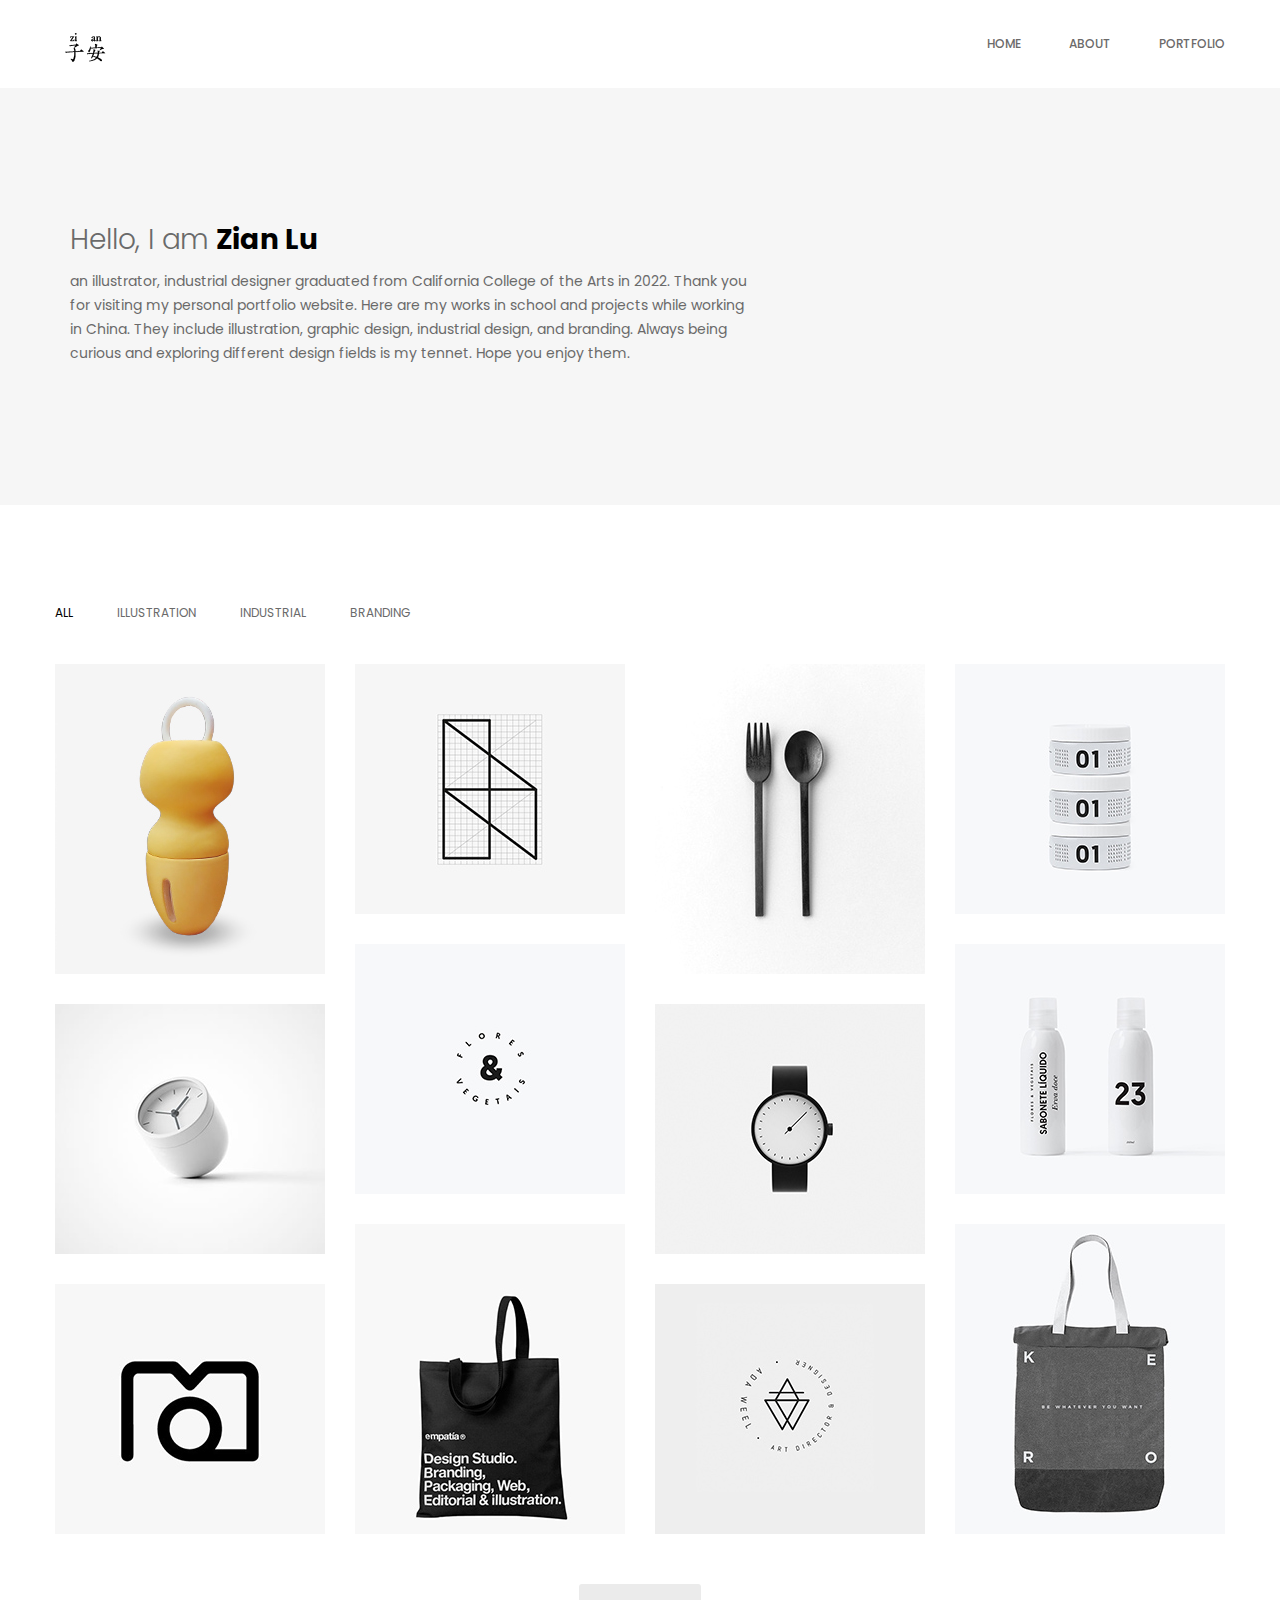
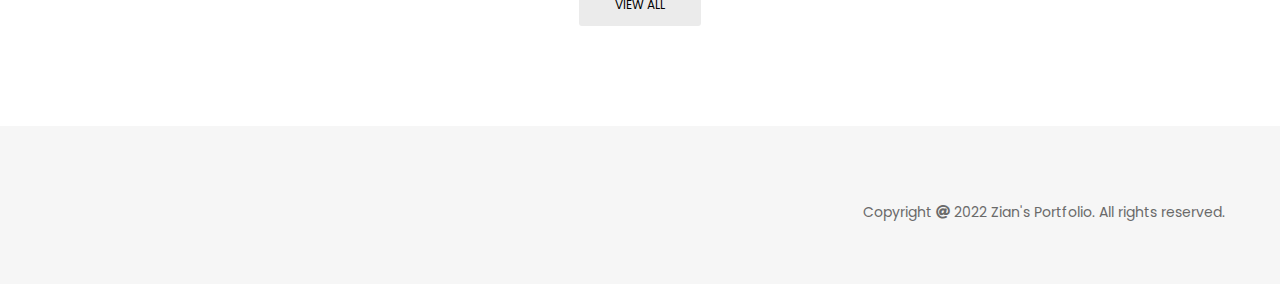
<file: index.html>
﻿<!doctype html>
<html class="no-js" lang="zxx">
    <head>
        <meta charset="utf-8">
        <meta http-equiv="x-ua-compatible" content="ie=edge">
        <title>Zian's Portfolio</title>
        <meta name="description" content="">
        <meta name="viewport" content="width=device-width, initial-scale=1">

        <link rel="manifest" href="site.webmanifest">
		<link rel="shortcut icon" type="image/x-icon" href="img/ico/favicon.ico">
        <!-- Place favicon.ico in the root directory -->

		<!-- CSS here -->
        <link rel="stylesheet" href="css/bootstrap.min.css">
        <link rel="stylesheet" href="css/owl.carousel.min.css">
        <link rel="stylesheet" href="css/animate.min.css">
        <link rel="stylesheet" href="css/magnific-popup.css">
        <link rel="stylesheet" href="css/fontawesome-all.min.css">
        <link rel="stylesheet" href="css/meanmenu.css">
        <link rel="stylesheet" href="css/themify-icons.css">
        <link rel="stylesheet" href="css/slick.css">
        <link rel="stylesheet" href="css/default.css">
        <link rel="stylesheet" href="css/style.css">
        <link rel="stylesheet" href="css/responsive.css">
    </head>
    <body>
        <!--[if lte IE 9]>
            <p class="browserupgrade">You are using an <strong>outdated</strong> browser. Please <a href="https://browsehappy.com/">upgrade your browser</a> to improve your experience and security.</p>
        <![endif]-->
		<header>
			<!-- header-top-area-start -->
			<div class="header-top-area">
				<div class="container">
					<div class="row">
						<div class="col-xl-3 col-lg-3">
							<div class="logo">
								<a href="index.html"><img src="img/logo/logo2.png" alt="" /></a>
							</div>
						</div>
						<div class="col-xl-9 col-lg-9">
							<div class="main-menu text-right">
								<nav id="mobile-menu">
									<ul>
										<li><a href="index.html">home </a></li>
										<li><a href="about.html">about</a></li>
										<li><a href="portfolio-3-col.html">portfolio</a></li>
									</ul>
								</nav>
							</div>
							<div class="mobile-menu"></div>
						</div>
					</div>
				</div>
			</div>
			<!-- header-top-area-end -->
		</header>
		<!-- slider-area-start -->
		<div class="slider-area">
			<div class="slider-wrapper pt-135 pb-140">
				<div class="container">
					<div class="col-xl-8">
						<div class="slider-content">
							<h3>Hello, I am <span>Zian Lu</span></h3>
							<p>an illustrator, industrial designer graduated from California College of the Arts in 2022. Thank you for visiting my personal portfolio website. Here are my works in school and projects while working in China. They include illustration, graphic design, industrial design, and branding. Always being curious and exploring different design fields is my tennet. Hope you enjoy them.</p>	
						</div>
					</div>
				</div>
			</div>
		</div>
		<!-- slider-area-end -->
		<!-- portfolio-area start -->
		<div class="portfolio-area  pt-95 pb-100">
			<div class="container">
				<div class="row">
					<div class="col-xl-12">
						<div class="portfolio-menu mb-40">
							<button class="active" data-filter="*">All</button>
							<button data-filter=".cat1">illustration</button>
							<button data-filter=".cat2"> industrial</button>
							<button data-filter=".cat3">branding</button>
						</div>
					</div>
				</div>
				<div class="row grid">
					<div class="col-xl-3 col-lg-3 col-md-6 grid-item cat2 cat3">
						<div class="portfolio-wrapper mb-30">
							<div class="portfolio-img">
								<a class="image-link" href="img/portfolio/portfolio-1/1.jpg"><img src="img/portfolio/portfolio-1/1.jpg" alt="" /></a>
								<div class="portfolio-content">
									<h4><a href="#">Apple Imac Mockup</a></h4>
									<span>Animation</span>
								</div>
							</div>
						</div>
					</div>
					<div class="col-xl-3 col-lg-3 col-md-6 grid-item cat1 cat3">
						<div class="portfolio-wrapper mb-30">
							<div class="portfolio-img">
								<a class="image-link" href="img/portfolio/portfolio-1/2.jpg"><img src="img/portfolio/portfolio-1/2.jpg" alt="" /></a>
								<div class="portfolio-content">
									<h4><a href="#">Apple Imac Mockup</a></h4>
									<span>Animation</span>
								</div>
							</div>
						</div>
					</div>
					<div class="col-xl-3 col-lg-3 col-md-6 grid-item cat2 cat1">
						<div class="portfolio-wrapper mb-30">
							<div class="portfolio-img">
								<a class="image-link" href="img/portfolio/portfolio-1/3.jpg"><img src="img/portfolio/portfolio-1/3.jpg" alt="" /></a>
								<div class="portfolio-content">
									<h4><a href="#">Apple Imac Mockup</a></h4>
									<span>Animation</span>
								</div>
							</div>
						</div>
					</div>
					<div class="col-xl-3 col-lg-3 col-md-6 grid-item cat1 cat3">
						<div class="portfolio-wrapper mb-30">
							<div class="portfolio-img">
								<a class="image-link" href="img/portfolio/portfolio-1/4.jpg"><img src="img/portfolio/portfolio-1/4.jpg" alt="" /></a>
								<div class="portfolio-content">
									<h4><a href="#">Apple Imac Mockup</a></h4>
									<span>Animation</span>
								</div>
							</div>
						</div>
					</div>
					<div class="col-xl-3 col-lg-3 col-md-6 grid-item cat1 cat2">
						<div class="portfolio-wrapper mb-30">
							<div class="portfolio-img">
								<a class="image-link" href="img/portfolio/portfolio-1/6.jpg"><img src="img/portfolio/portfolio-1/6.jpg" alt="" /></a>
								<div class="portfolio-content">
									<h4><a href="#">Apple Imac Mockup</a></h4>
									<span>Animation</span>
								</div>
							</div>
						</div>
					</div>
					<div class="col-xl-3 col-lg-3 col-md-6 grid-item cat32 cat3">
						<div class="portfolio-wrapper mb-30">
							<div class="portfolio-img">
								<a class="image-link" href="img/portfolio/portfolio-1/8.jpg"><img src="img/portfolio/portfolio-1/8.jpg" alt="" /></a>
								<div class="portfolio-content">
									<h4><a href="#">Apple Imac Mockup</a></h4>
									<span>Animation</span>
								</div>
							</div>
						</div>
					</div>
					<div class="col-xl-3 col-lg-3 col-md-6 grid-item cat3 cat2">
						<div class="portfolio-wrapper mb-30">
							<div class="portfolio-img">
								<a class="image-link" href="img/portfolio/portfolio-1/5.jpg"><img src="img/portfolio/portfolio-1/5.jpg" alt="" /></a>
								<div class="portfolio-content">
									<h4><a href="#">Apple Imac Mockup</a></h4>
									<span>Animation</span>
								</div>
							</div>
						</div>
					</div>
					<div class="col-xl-3 col-lg-3 col-md-6 grid-item cat1 cat3">
						<div class="portfolio-wrapper mb-30">
							<div class="portfolio-img">
								<a class="image-link" href="img/portfolio/portfolio-1/7.jpg"><img src="img/portfolio/portfolio-1/7.jpg" alt="" /></a>
								<div class="portfolio-content">
									<h4><a href="#">Apple Imac Mockup</a></h4>
									<span>Animation</span>
								</div>
							</div>
						</div>
					</div>
					<div class="col-xl-3 col-lg-3 col-md-6 grid-item cat2 cat2">
						<div class="portfolio-wrapper mb-30">
							<div class="portfolio-img">
								<a class="image-link" href="img/portfolio/portfolio-1/10.jpg"><img src="img/portfolio/portfolio-1/10.jpg" alt="" /></a>
								<div class="portfolio-content">
									<h4><a href="#">Apple Imac Mockup</a></h4>
									<span>Animation</span>
								</div>
							</div>
						</div>
					</div>
					<div class="col-xl-3 col-lg-3 col-md-6 grid-item cat3 cat1">
						<div class="portfolio-wrapper mb-30">
							<div class="portfolio-img">
								<a class="image-link" href="img/portfolio/portfolio-1/12.jpg"><img src="img/portfolio/portfolio-1/12.jpg" alt="" /></a>
								<div class="portfolio-content">
									<h4><a href="#">Apple Imac Mockup</a></h4>
									<span>Animation</span>
								</div>
							</div>
						</div>
					</div>
					<div class="col-xl-3 col-lg-3 col-md-6 grid-item cat2 cat3">
						<div class="portfolio-wrapper mb-30">
							<div class="portfolio-img">
								<a class="image-link" href="img/portfolio/portfolio-1/9.jpg"><img src="img/portfolio/portfolio-1/9.jpg" alt="" /></a>
								<div class="portfolio-content">
									<h4><a href="#">Apple Imac Mockup</a></h4>
									<span>Animation</span>
								</div>
							</div>
						</div>
					</div>
					<div class="col-xl-3 col-lg-3 col-md-6 grid-item cat1 cat3">
						<div class="portfolio-wrapper mb-30">
							<div class="portfolio-img">
								<a class="image-link" href="img/portfolio/portfolio-1/11.jpg"><img src="img/portfolio/portfolio-1/11.jpg" alt="" /></a>
								<div class="portfolio-content">
									<h4><a href="#">Apple Imac Mockup</a></h4>
									<span>Animation</span>
								</div>
							</div>
						</div>
					</div>
				</div>
				<div class="portfolio-btn mt-20 text-center">
					<a class="btn" href="portfolio-3-col.html">view all</a>
				</div>
			</div>
		</div>
		<!-- portfolio-area end -->
		<!-- footer-area-start -->
		<footer>
			<div class="footer-area gray-bg pt-60 pb-40">
				<div class="container">
					<div class="row">
						<div class="col-xl-5 col-lg-5 col-md-5 mb-20">
						</div>
						<div class="col-xl-7 col-lg-7 col-md-7 mb-20">
							<div class="copyright text-md-right">
								<p>Copyright <i class="fas fa-at"></i> 2022 Zian's Portfolio. All rights reserved.</p>
							</div>
						</div>
					</div>
				</div>
			</div>
		</footer>
		<!-- footer-area-end -->












		<!-- JS here -->
        <script src="js/vendor/modernizr-3.5.0.min.js"></script>
        <script src="js/vendor/jquery-1.12.4.min.js"></script>
        <script src="js/popper.min.js"></script>
        <script src="js/bootstrap.min.js"></script>
        <script src="js/owl.carousel.min.js"></script>
        <script src="js/isotope.pkgd.min.js"></script>
        <script src="js/jquery.magnific-popup.min.js"></script>
        <script src="js/slick.min.js"></script>
        <script src="js/jquery.meanmenu.min.js"></script>
        <script src="js/ajax-form.js"></script>
        <script src="js/wow.min.js"></script>
        <script src="js/jquery.scrollUp.min.js"></script>
        <script src="js/imagesloaded.pkgd.min.js"></script>
        <script src="js/jquery.magnific-popup.min.js"></script>
        <script src="js/plugins.js"></script>
        <script src="js/main.js"></script>
    </body>
</html>
</file>
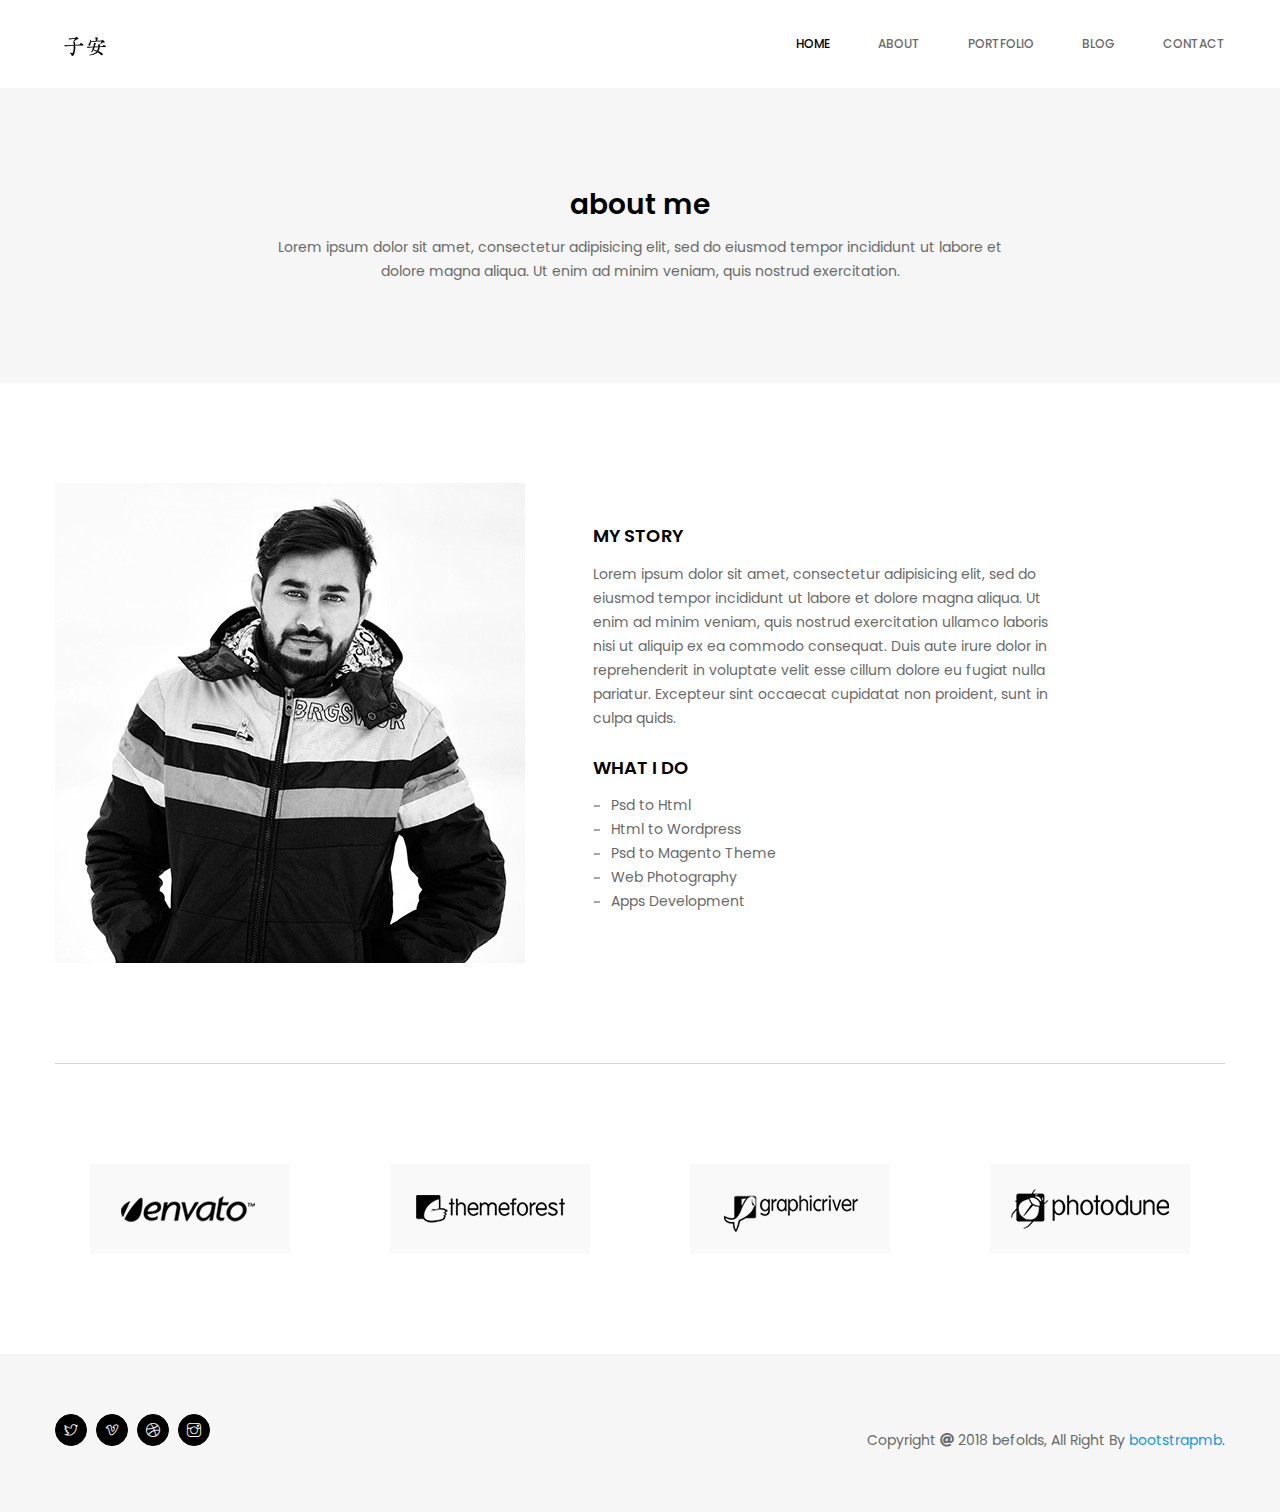
<file: about.html>
﻿<!doctype html>
<html class="no-js" lang="zxx">
    <head>
        <meta charset="utf-8">
        <meta http-equiv="x-ua-compatible" content="ie=edge">
        <title>Befold - Minimal Portfolio Template</title>
        <meta name="description" content="">
        <meta name="viewport" content="width=device-width, initial-scale=1">

        <link rel="manifest" href="site.webmanifest">
		<link rel="shortcut icon" type="image/x-icon" href="img/favicon.ico">
        <!-- Place favicon.ico in the root directory -->

		<!-- CSS here -->
        <link rel="stylesheet" href="css/bootstrap.min.css">
        <link rel="stylesheet" href="css/owl.carousel.min.css">
        <link rel="stylesheet" href="css/animate.min.css">
        <link rel="stylesheet" href="css/magnific-popup.css">
        <link rel="stylesheet" href="css/fontawesome-all.min.css">
        <link rel="stylesheet" href="css/meanmenu.css">
        <link rel="stylesheet" href="css/themify-icons.css">
        <link rel="stylesheet" href="css/slick.css">
        <link rel="stylesheet" href="css/default.css">
        <link rel="stylesheet" href="css/style.css">
        <link rel="stylesheet" href="css/responsive.css">
    </head>
    <body>
        <!--[if lte IE 9]>
            <p class="browserupgrade">You are using an <strong>outdated</strong> browser. Please <a href="https://browsehappy.com/">upgrade your browser</a> to improve your experience and security.</p>
        <![endif]-->
		<header>
			<!-- header-top-area-start -->
			<div class="header-top-area">
				<div class="container">
					<div class="row">
						<div class="col-xl-3 col-lg-3">
							<div class="logo">
								<a href="index.html"><img src="img/logo/logo.png" alt="" /></a>
							</div>
						</div>
						<div class="col-xl-9 col-lg-9">
							<div class="main-menu text-right">
								<nav id="mobile-menu">
									<ul>
										<li class="active"><a href="index.html">home </a>
											<ul class="sub-menu text-left">
												<li><a href="index.html">home 1</a></li>
												<li><a href="index-2.html">home 2</a></li>
												<li><a href="index-3.html">home 3</a></li>
											</ul>
										</li>
										<li><a href="about.html">about</a></li>
										<li><a href="portfolio-3-col.html">portfolio</a>
											<ul class="sub-menu text-left">
												<li><a href="portfolio-3-col.html">portfolio 3 col</a></li>
												<li><a href="portfolio-3-col-masonry.html">portfolio 3 col masonry</a></li>
												<li><a href="portfolio-4-col.html">portfolio 4 col</a></li>
												<li><a href="portfolio-4-col-masonry.html">portfolio 4 col masonry</a></li>
												<li><a href="portfolio-details.html">portfolio details</a></li>
											</ul>
										</li>
										<li><a href="blog-default.html">blog </a>
											<ul class="sub-menu text-left">
												<li><a href="blog-default.html">blog default</a></li>
												<li><a href="blog-details.html">blog details</a></li>
											</ul>
										</li>
										<li><a href="contact.html">contact</a></li>
									</ul>
								</nav>
							</div>
							<div class="mobile-menu"></div>
						</div>
					</div>
				</div>
			</div>
			<!-- header-top-area-end -->
		</header>
		<!-- breadcrumb-area-start -->
		<div class="breadcrumb-area pt-100 pb-100 gray-bg">
			<div class="container">
				<div class="row">
					<div class="col-xl-8 col-lg-8 offset-lg-2 offset-xl-2">
						<div class="breadcrumb-text text-center">
							<h3>about me</h3>
							<p>Lorem ipsum dolor sit amet, consectetur adipisicing elit, sed do eiusmod tempor incididunt ut labore et dolore magna aliqua. Ut enim ad minim veniam, quis nostrud exercitation.</p>
						</div>
					</div>
				</div>
			</div>
		</div>
		<!-- breadcrumb-area-end -->
		<!-- about-area-start -->
		<div class="about-area pt-100 pb-70">
			<div class="container">
				<div class="row">
					<div class="col-xl-5 col-lg-5 mb-30">
						<div class="about-img">
							<img src="img/about/1.jpg" alt="" />
						</div>
					</div>
					<div class="col-xl-7 col-lg-7">
						<div class="about-wrapper">
							<div class="about-text">
								<h4 class="about-title">My story</h4>
								<p>Lorem ipsum dolor sit amet, consectetur adipisicing elit, sed do eiusmod tempor incididunt ut labore et dolore magna aliqua. Ut enim ad minim veniam, quis nostrud exercitation ullamco laboris nisi ut aliquip ex ea commodo consequat. Duis aute irure dolor in reprehenderit in voluptate velit esse cillum dolore eu fugiat nulla pariatur. Excepteur sint occaecat cupidatat non proident, sunt in culpa quids.</p>
								<h4 class="about-title">What I Do</h4>
								<ul class="about-link">
									<li>Psd to Html</li>
									<li>Html to Wordpress</li>
									<li>Psd to Magento Theme</li>
									<li> Web Photography</li>
									<li>Apps Development</li>
								</ul>
							</div>
						</div>
					</div>
				</div>
			</div>
		</div>
		<!-- about-area-end -->
		<!-- brand-area-start -->
		<div class="brand-are pb-100">
			<div class="container">
				<div class="brand-border pt-100">
					<div class="row justify-content-between">
						<div class="brand-active owl-carousel">
							<div class="col-xl-12">
								<div class="brand-wrapper text-center">
									<div class="brand-img">
										<img src="img/brand/brand1.png" alt="" />
									</div>
								</div>
							</div>
							<div class="col-xl-12">
								<div class="brand-wrapper text-center">
									<div class="brand-img">
										<img src="img/brand/brand2.png" alt="" />
									</div>
								</div>
							</div>
							<div class="col-xl-12">
								<div class="brand-wrapper text-center">
									<div class="brand-img">
										<img src="img/brand/brand3.png" alt="" />
									</div>
								</div>
							</div>
							<div class="col-xl-12">
								<div class="brand-wrapper text-center">
									<div class="brand-img">
										<img src="img/brand/brand4.png" alt="" />
									</div>
								</div>
							</div>
						</div>
					</div>
				</div>
			</div>
		</div>
		<!-- brand-area-end -->
		<!-- footer-area-start -->
		<footer>
			<div class="footer-area gray-bg pt-60 pb-40">
				<div class="container">
					<div class="row">
						<div class="col-xl-5 col-lg-5 col-md-5 mb-20">
							<div class="footer-icon">
								<a href="#"><span class="ti-twitter"></span></a>
								<a href="#"><span class="ti-vimeo"></span></a>
								<a href="#"><span class="ti-dribbble"></span></a>
								<a href="#"><span class="ti-instagram"></span></a>
							</div>
						</div>
						<div class="col-xl-7 col-lg-7 col-md-7 mb-20">
							<div class="copyright text-md-right">
								<p>Copyright <i class="fas fa-at"></i> 2018 befolds, All Right By <a href="http://www.bootstrapmb.com/">bootstrapmb</a>.</p>
							</div>
						</div>
					</div>
				</div>
			</div>
		</footer>
		<!-- footer-area-end -->
		
		
		
		
		
		
		
		
		
		
		



		<!-- JS here -->
        <script src="js/vendor/modernizr-3.5.0.min.js"></script>
        <script src="js/vendor/jquery-1.12.4.min.js"></script>
        <script src="js/popper.min.js"></script>
        <script src="js/bootstrap.min.js"></script>
        <script src="js/owl.carousel.min.js"></script>
        <script src="js/isotope.pkgd.min.js"></script>
        <script src="js/jquery.magnific-popup.min.js"></script>
        <script src="js/slick.min.js"></script>
        <script src="js/jquery.meanmenu.min.js"></script>
        <script src="js/ajax-form.js"></script>
        <script src="js/wow.min.js"></script>
        <script src="js/jquery.scrollUp.min.js"></script>
        <script src="js/imagesloaded.pkgd.min.js"></script>
        <script src="js/jquery.magnific-popup.min.js"></script>
        <script src="js/plugins.js"></script>
        <script src="js/main.js"></script>
    </body>
</html>
</file>
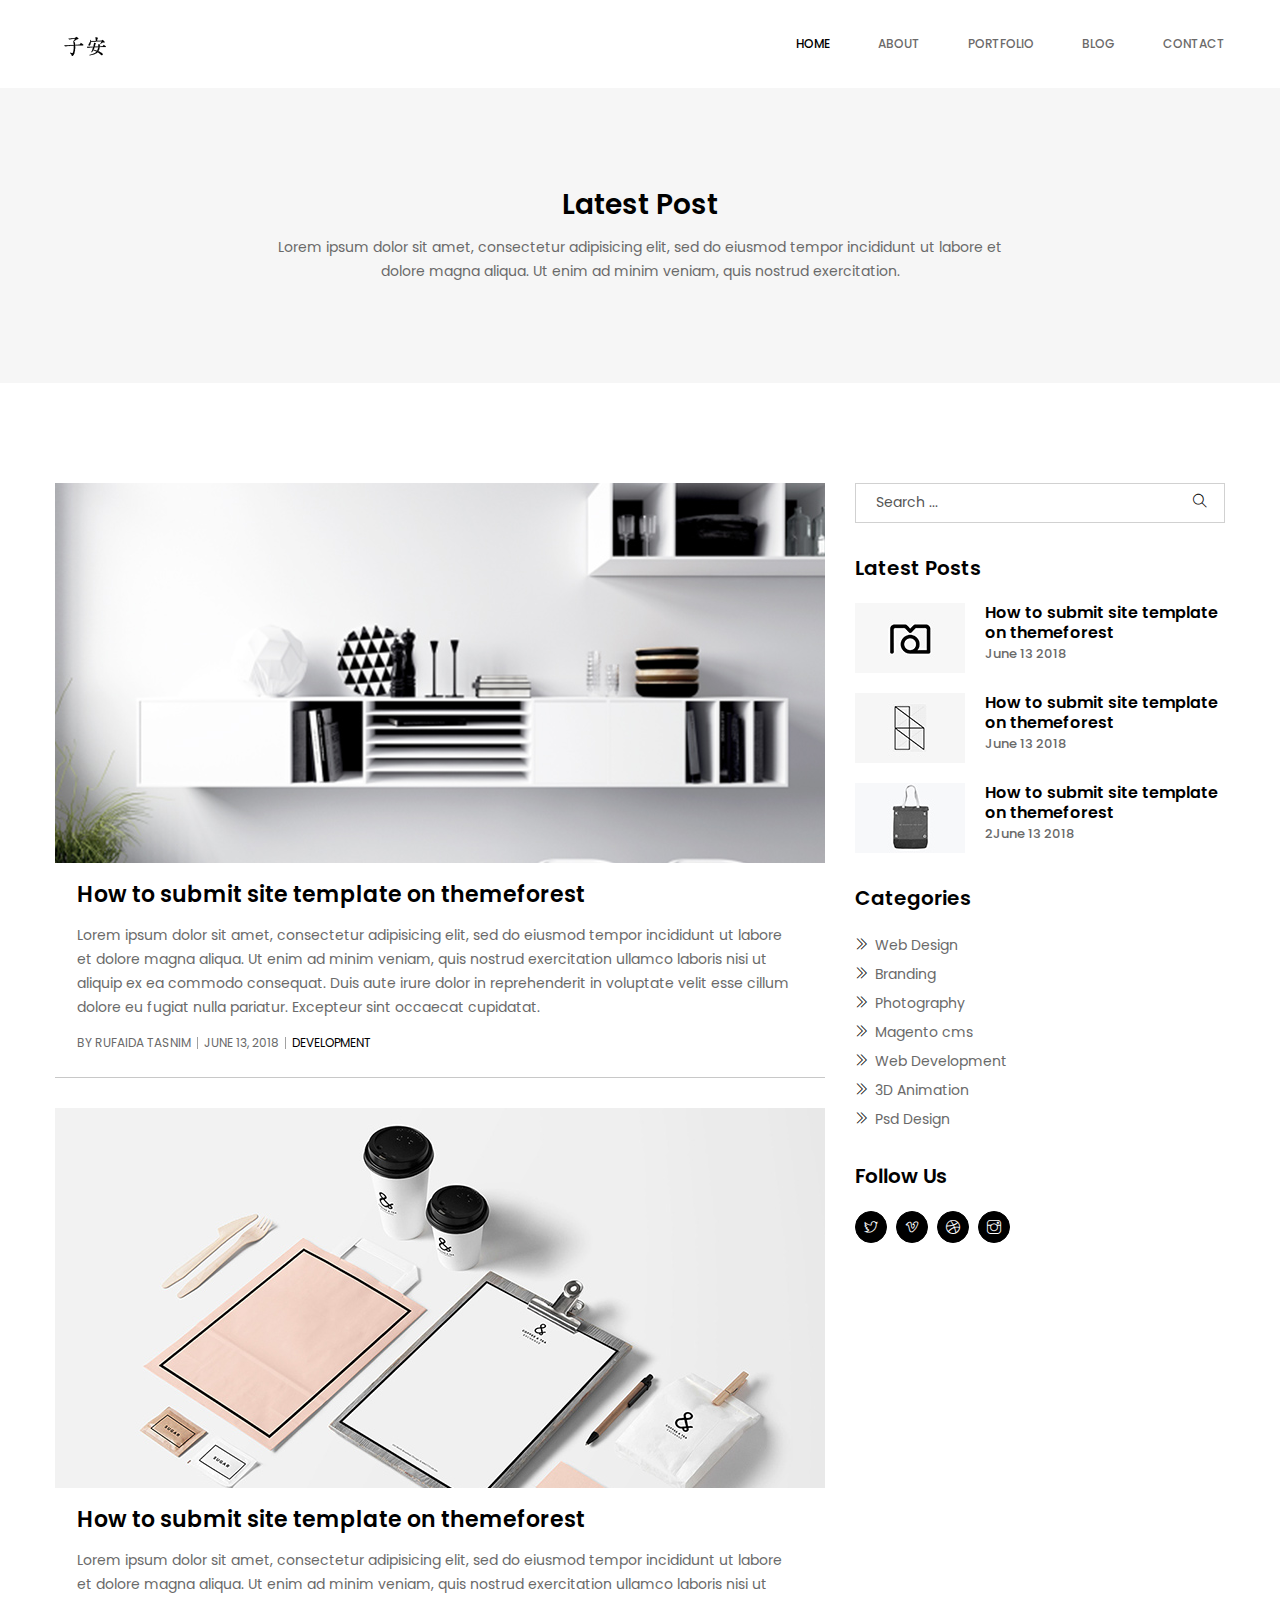
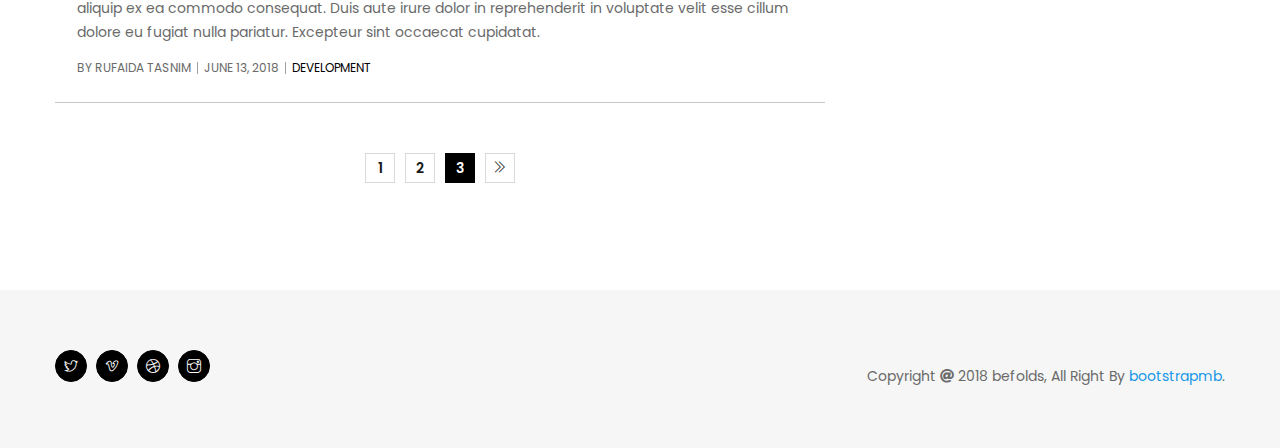
<file: blog-default.html>
﻿<!doctype html>
<html class="no-js" lang="zxx">
    <head>
        <meta charset="utf-8">
        <meta http-equiv="x-ua-compatible" content="ie=edge">
        <title>Befold - Minimal Portfolio Template</title>
        <meta name="description" content="">
        <meta name="viewport" content="width=device-width, initial-scale=1">

        <link rel="manifest" href="site.webmanifest">
		<link rel="shortcut icon" type="image/x-icon" href="img/favicon.ico">
        <!-- Place favicon.ico in the root directory -->

		<!-- CSS here -->
        <link rel="stylesheet" href="css/bootstrap.min.css">
        <link rel="stylesheet" href="css/owl.carousel.min.css">
        <link rel="stylesheet" href="css/animate.min.css">
        <link rel="stylesheet" href="css/magnific-popup.css">
        <link rel="stylesheet" href="css/fontawesome-all.min.css">
        <link rel="stylesheet" href="css/meanmenu.css">
        <link rel="stylesheet" href="css/themify-icons.css">
        <link rel="stylesheet" href="css/slick.css">
        <link rel="stylesheet" href="css/default.css">
        <link rel="stylesheet" href="css/style.css">
        <link rel="stylesheet" href="css/responsive.css">
    </head>
    <body>
        <!--[if lte IE 9]>
            <p class="browserupgrade">You are using an <strong>outdated</strong> browser. Please <a href="https://browsehappy.com/">upgrade your browser</a> to improve your experience and security.</p>
        <![endif]-->
		<header>
			<!-- header-top-area-start -->
			<div class="header-top-area">
				<div class="container">
					<div class="row">
						<div class="col-xl-3 col-lg-3">
							<div class="logo">
								<a href="index.html"><img src="img/logo/logo.png" alt="" /></a>
							</div>
						</div>
						<div class="col-xl-9 col-lg-9">
							<div class="main-menu text-right">
								<nav id="mobile-menu">
									<ul>
										<li class="active"><a href="index.html">home </a>
											<ul class="sub-menu text-left">
												<li><a href="index.html">home 1</a></li>
												<li><a href="index-2.html">home 2</a></li>
												<li><a href="index-3.html">home 3</a></li>
											</ul>
										</li>
										<li><a href="about.html">about</a></li>
										<li><a href="portfolio-3-col.html">portfolio</a>
											<ul class="sub-menu text-left">
												<li><a href="portfolio-3-col.html">portfolio 3 col</a></li>
												<li><a href="portfolio-3-col-masonry.html">portfolio 3 col masonry</a></li>
												<li><a href="portfolio-4-col.html">portfolio 4 col</a></li>
												<li><a href="portfolio-4-col-masonry.html">portfolio 4 col masonry</a></li>
												<li><a href="portfolio-details.html">portfolio details</a></li>
											</ul>
										</li>
										<li><a href="blog-default.html">blog </a>
											<ul class="sub-menu text-left">
												<li><a href="blog-default.html">blog default</a></li>
												<li><a href="blog-details.html">blog details</a></li>
											</ul>
										</li>
										<li><a href="contact.html">contact</a></li>
									</ul>
								</nav>
							</div>
							<div class="mobile-menu"></div>
						</div>
					</div>
				</div>
			</div>
			<!-- header-top-area-end -->
		</header>
		<!-- breadcrumb-area-start -->
		<div class="breadcrumb-area pt-100 pb-100 gray-bg">
			<div class="container">
				<div class="row">
					<div class="col-xl-8 col-lg-8 offset-lg-2 offset-xl-2">
						<div class="breadcrumb-text text-center">
							<h3>Latest Post</h3>
							<p>Lorem ipsum dolor sit amet, consectetur adipisicing elit, sed do eiusmod tempor incididunt ut labore et dolore magna aliqua. Ut enim ad minim veniam, quis nostrud exercitation.</p>
						</div>
					</div>
				</div>
			</div>
		</div>
		<!-- breadcrumb-area-end -->
		<!-- blog-default-area-start -->
		<div class="blog-default-area pt-100 pb-70">
			<div class="container">
				<div class="row">
					<div class="col-xl-8 col-lg-8 mb-30">
						<div class="blog-default-wrapper">
							<div class="blog-default-img">
								<img src="img/blog/blog1.jpg" alt="" />
							</div>
							<div class="blog-default-text mb-30">
								<h4>How to submit site template on themeforest</h4>
								<p>Lorem ipsum dolor sit amet, consectetur adipisicing elit, sed do eiusmod tempor incididunt ut labore et dolore magna aliqua. Ut enim ad minim veniam, quis nostrud exercitation ullamco laboris nisi ut aliquip ex ea commodo consequat. Duis aute irure dolor in reprehenderit in voluptate velit esse cillum dolore eu fugiat nulla pariatur. Excepteur sint occaecat cupidatat.</p>
								<div class="blog-default-meta">
									<span>By Rufaida Tasnim  </span>
									<span>June 13, 2018 </span>
									<span><a href="#">Development</a></span>
								</div>
							</div>
						</div>
						<div class="blog-default-wrapper">
							<div class="blog-default-img">
								<img src="img/blog/blog2.jpg" alt="" />
							</div>
							<div class="blog-default-text mb-30">
								<h4>How to submit site template on themeforest</h4>
								<p>Lorem ipsum dolor sit amet, consectetur adipisicing elit, sed do eiusmod tempor incididunt ut labore et dolore magna aliqua. Ut enim ad minim veniam, quis nostrud exercitation ullamco laboris nisi ut aliquip ex ea commodo consequat. Duis aute irure dolor in reprehenderit in voluptate velit esse cillum dolore eu fugiat nulla pariatur. Excepteur sint occaecat cupidatat.</p>
								<div class="blog-default-meta">
									<span>By Rufaida Tasnim  </span>
									<span>June 13, 2018 </span>
									<span><a href="#">Development</a></span>
								</div>
							</div>
						</div>
						<div class="paginations text-center pt-20">
							<ul>
								<li><a href="#">1</a></li>
								<li><a href="#">2</a></li>
								<li class="active"><a href="#">3</a></li>
								<li><a href="#"><span class="ti-angle-double-right"></span></a></li>
							</ul>
						</div>
					</div>
					<div class="col-xl-4 col-lg-4 mb-30">
						<div class="widget mb-35">
                            <div class="sidebar-form">
                                <form action="#">
                                    <input placeholder="Search ..." type="text">
                                    <button type="submit">
                                        <span class="ti-search"></span>
                                    </button>
                                </form>
                            </div>
                        </div>
						<div class="widget mb-35">
                            <h4 class="widget-title">Latest Posts</h4>
                            <div class="sidebar-rc-post">
                                <ul>
                                    <li>
                                        <div class="rc-post-thumb">
                                            <a href="blog-details.html">
                                                <img src="img/blog/blog-right/1.jpg" alt="">
                                            </a>
                                        </div>
                                        <div class="rc-post-content">
                                            <h4>
                                                <a href="blog-details.html">How to submit site template on themeforest</a>
                                            </h4>
                                            <div class="widget-date">June 13 2018</div>
                                        </div>
                                    </li>
                                    <li>
                                        <div class="rc-post-thumb">
                                            <a href="blog-details.html">
                                                <img src="img/blog/blog-right/2.jpg" alt="">
                                            </a>
                                        </div>
                                        <div class="rc-post-content">
                                            <h4>
                                                <a href="blog-details.html">How to submit site template on themeforest</a>
                                            </h4>
                                            <div class="widget-date">June 13 2018</div>
                                        </div>
                                    </li>
                                    <li>
                                        <div class="rc-post-thumb">
                                            <a href="blog-details.html">
                                                <img src="img/blog/blog-right/3.jpg" alt="">
                                            </a>
                                        </div>
                                        <div class="rc-post-content">
                                            <h4>
                                                <a href="blog-details.html">How to submit site template on themeforest</a>
                                            </h4>
                                            <div class="widget-date">2June 13 2018</div>
                                        </div>
                                    </li>
                                </ul>
                            </div>
                        </div>
						<div class="widget mb-35">
                            <h4 class="widget-title">Categories</h4>
							<ul class="blog-sidebar-link">
								<li><a href="blog-details.html"><span class="ti-angle-double-right"></span> Web Design</a></li>
								<li><a href="blog-details.html"><span class="ti-angle-double-right"></span> Branding</a></li>
								<li><a href="blog-details.html"><span class="ti-angle-double-right"></span> Photography</a></li>
								<li><a href="blog-details.html"><span class="ti-angle-double-right"></span> Magento cms</a></li>
								<li><a href="blog-details.html"><span class="ti-angle-double-right"></span> Web Development</a></li>
								<li><a href="blog-details.html"><span class="ti-angle-double-right"></span> 3D Animation</a></li>
								<li><a href="blog-details.html"><span class="ti-angle-double-right"></span> Psd Design</a></li>
							</ul>
                        </div>
						<div class="widget">
							<h4 class="widget-title">Follow Us</h4>	
                           <div class="widget-social">
								<a href="#"><span class="ti-twitter"></span></a>
								<a href="#"><span class="ti-vimeo"></span></a>
								<a href="#"><span class="ti-dribbble"></span></a>
								<a href="#"><span class="ti-instagram"></span></a>
							</div>
                        </div>
					</div>
				</div>	
			</div>
		</div>
		<!-- blog-default-area-end -->
		<!-- footer-area-start -->
		<footer>
			<div class="footer-area gray-bg pt-60 pb-40">
				<div class="container">
					<div class="row">
						<div class="col-xl-5 col-lg-5 col-md-5 mb-20">
							<div class="footer-icon">
								<a href="#"><span class="ti-twitter"></span></a>
								<a href="#"><span class="ti-vimeo"></span></a>
								<a href="#"><span class="ti-dribbble"></span></a>
								<a href="#"><span class="ti-instagram"></span></a>
							</div>
						</div>
						<div class="col-xl-7 col-lg-7 col-md-7 mb-20">
							<div class="copyright text-md-right">
								<p>Copyright <i class="fas fa-at"></i> 2018 befolds, All Right By <a href="http://www.bootstrapmb.com/">bootstrapmb</a>.</p>
							</div>
						</div>
					</div>
				</div>
			</div>
		</footer>
		<!-- footer-area-end -->
		
		
		
		
		
		
		
		
		
		
		



		<!-- JS here -->
        <script src="js/vendor/modernizr-3.5.0.min.js"></script>
        <script src="js/vendor/jquery-1.12.4.min.js"></script>
        <script src="js/popper.min.js"></script>
        <script src="js/bootstrap.min.js"></script>
        <script src="js/owl.carousel.min.js"></script>
        <script src="js/isotope.pkgd.min.js"></script>
        <script src="js/jquery.magnific-popup.min.js"></script>
        <script src="js/slick.min.js"></script>
        <script src="js/jquery.meanmenu.min.js"></script>
        <script src="js/ajax-form.js"></script>
        <script src="js/wow.min.js"></script>
        <script src="js/jquery.scrollUp.min.js"></script>
        <script src="js/imagesloaded.pkgd.min.js"></script>
        <script src="js/jquery.magnific-popup.min.js"></script>
        <script src="js/plugins.js"></script>
        <script src="js/main.js"></script>
    </body>
</html>
</file>
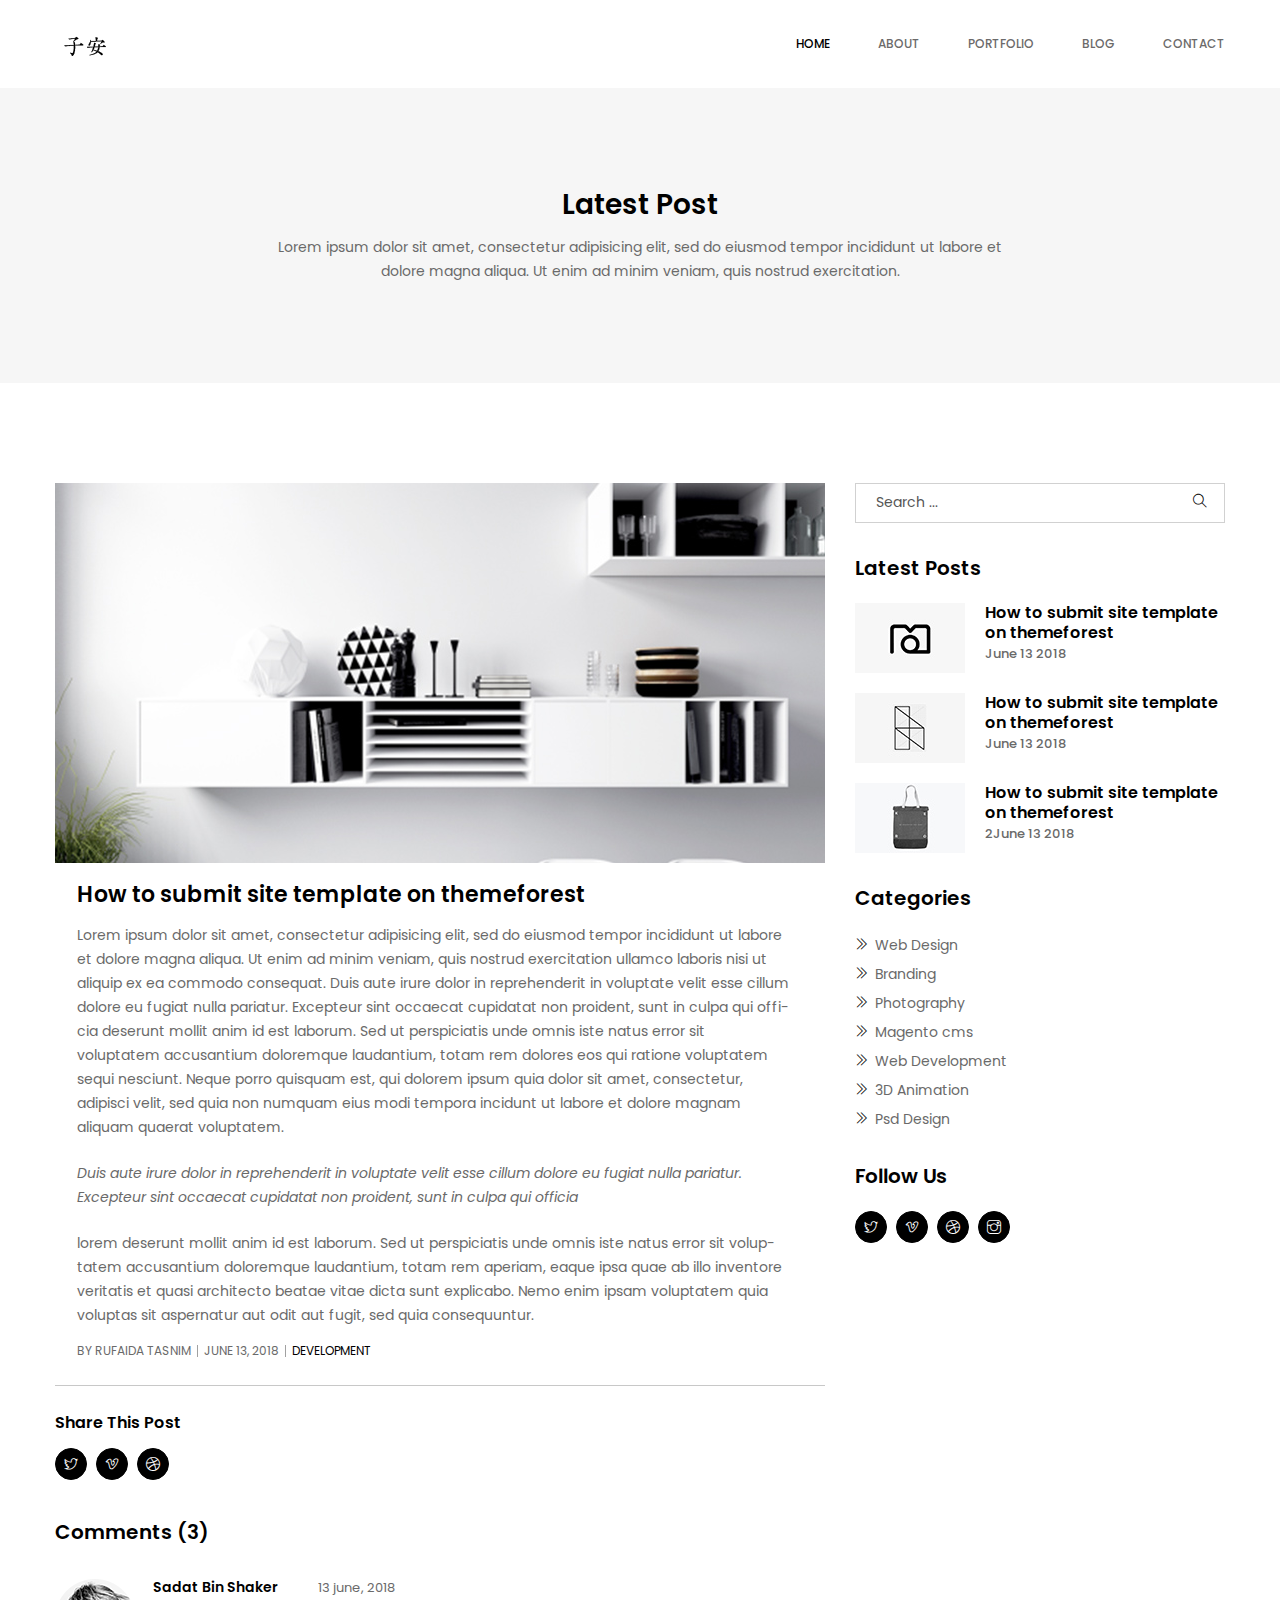
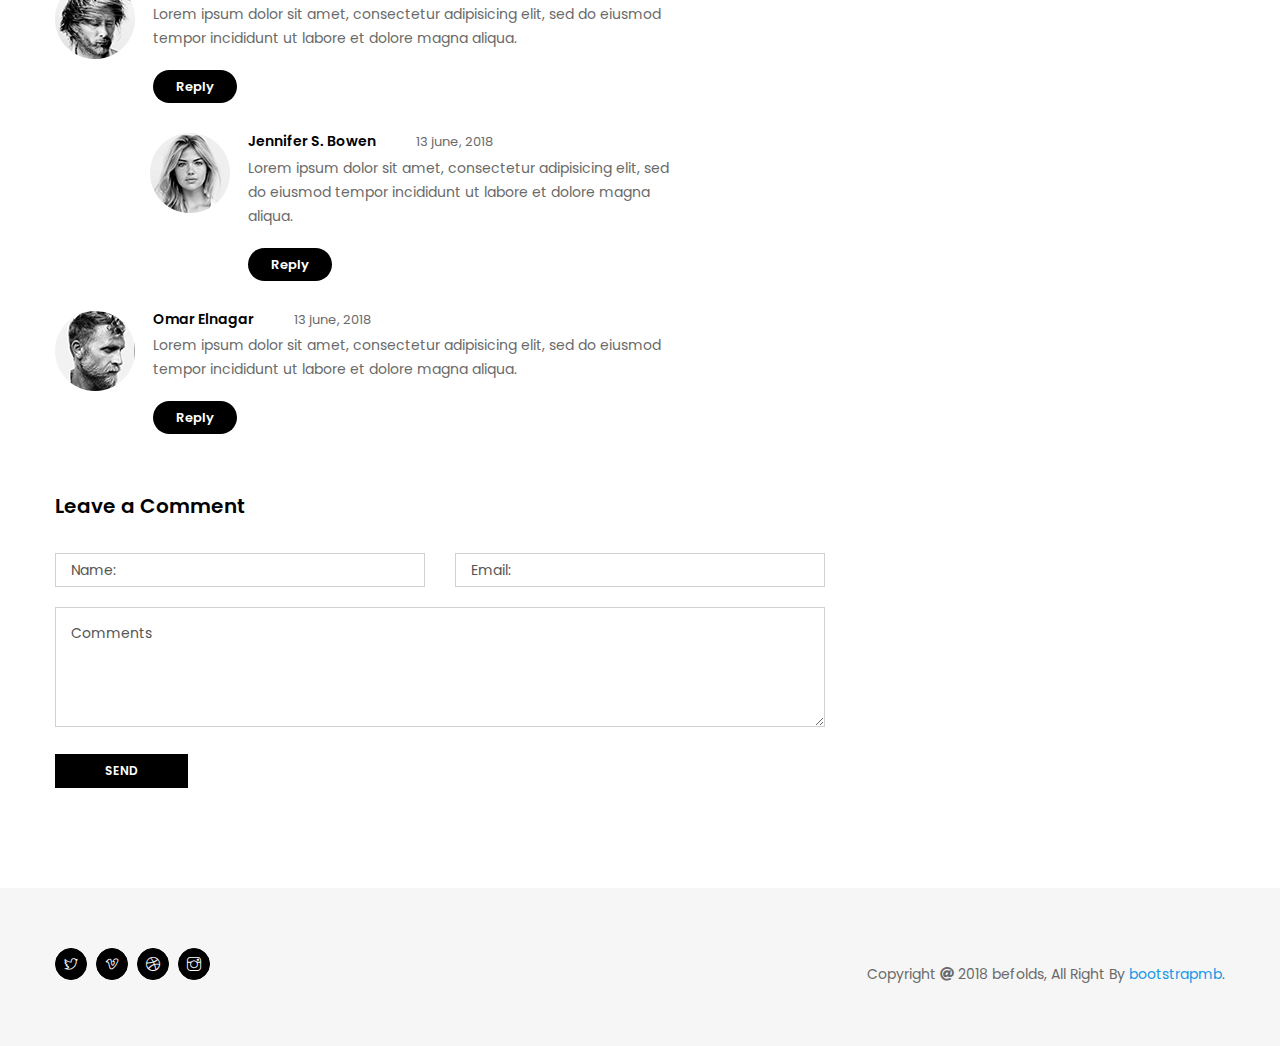
<file: blog-details.html>
﻿<!doctype html>
<html class="no-js" lang="zxx">
    <head>
        <meta charset="utf-8">
        <meta http-equiv="x-ua-compatible" content="ie=edge">
        <title>Befold - Minimal Portfolio Template</title>
        <meta name="description" content="">
        <meta name="viewport" content="width=device-width, initial-scale=1">

        <link rel="manifest" href="site.webmanifest">
		<link rel="shortcut icon" type="image/x-icon" href="img/favicon.ico">
        <!-- Place favicon.ico in the root directory -->

		<!-- CSS here -->
        <link rel="stylesheet" href="css/bootstrap.min.css">
        <link rel="stylesheet" href="css/owl.carousel.min.css">
        <link rel="stylesheet" href="css/animate.min.css">
        <link rel="stylesheet" href="css/magnific-popup.css">
        <link rel="stylesheet" href="css/fontawesome-all.min.css">
        <link rel="stylesheet" href="css/meanmenu.css">
        <link rel="stylesheet" href="css/themify-icons.css">
        <link rel="stylesheet" href="css/slick.css">
        <link rel="stylesheet" href="css/default.css">
        <link rel="stylesheet" href="css/style.css">
        <link rel="stylesheet" href="css/responsive.css">
    </head>
    <body>
        <!--[if lte IE 9]>
            <p class="browserupgrade">You are using an <strong>outdated</strong> browser. Please <a href="https://browsehappy.com/">upgrade your browser</a> to improve your experience and security.</p>
        <![endif]-->
		<header>
			<!-- header-top-area-start -->
			<div class="header-top-area">
				<div class="container">
					<div class="row">
						<div class="col-xl-3 col-lg-3">
							<div class="logo">
								<a href="index.html"><img src="img/logo/logo.png" alt="" /></a>
							</div>
						</div>
						<div class="col-xl-9 col-lg-9">
							<div class="main-menu text-right">
								<nav id="mobile-menu">
									<ul>
										<li class="active"><a href="index.html">home </a>
											<ul class="sub-menu text-left">
												<li><a href="index.html">home 1</a></li>
												<li><a href="index-2.html">home 2</a></li>
												<li><a href="index-3.html">home 3</a></li>
											</ul>
										</li>
										<li><a href="about.html">about</a></li>
										<li><a href="portfolio-3-col.html">portfolio</a>
											<ul class="sub-menu text-left">
												<li><a href="portfolio-3-col.html">portfolio 3 col</a></li>
												<li><a href="portfolio-3-col-masonry.html">portfolio 3 col masonry</a></li>
												<li><a href="portfolio-4-col.html">portfolio 4 col</a></li>
												<li><a href="portfolio-4-col-masonry.html">portfolio 4 col masonry</a></li>
												<li><a href="portfolio-details.html">portfolio details</a></li>
											</ul>
										</li>
										<li><a href="blog-default.html">blog </a>
											<ul class="sub-menu text-left">
												<li><a href="blog-default.html">blog default</a></li>
												<li><a href="blog-details.html">blog details</a></li>
											</ul>
										</li>
										<li><a href="contact.html">contact</a></li>
									</ul>
								</nav>
							</div>
							<div class="mobile-menu"></div>
						</div>
					</div>
				</div>
			</div>
			<!-- header-top-area-end -->
		</header>
		<!-- breadcrumb-area-start -->
		<div class="breadcrumb-area pt-100 pb-100 gray-bg">
			<div class="container">
				<div class="row">
					<div class="col-xl-8 col-lg-8 offset-lg-2 offset-xl-2">
						<div class="breadcrumb-text text-center">
							<h3>Latest Post</h3>
							<p>Lorem ipsum dolor sit amet, consectetur adipisicing elit, sed do eiusmod tempor incididunt ut labore et dolore magna aliqua. Ut enim ad minim veniam, quis nostrud exercitation.</p>
						</div>
					</div>
				</div>
			</div>
		</div>
		<!-- breadcrumb-area-end -->
		<!-- blog-default-area-start -->
		<div class="blog-default-area pt-100 pb-70">
			<div class="container">
				<div class="row">
					<div class="col-xl-8 col-lg-8 mb-30">
						<div class="blog-default-wrapper">
							<div class="blog-default-img">
								<img src="img/blog/blog1.jpg" alt="" />
							</div>
							<div class="blog-default-text mb-25">
								<h4>How to submit site template on themeforest</h4>
								<p>Lorem ipsum dolor sit amet, consectetur adipisicing elit, sed do eiusmod tempor incididunt ut labore et dolore magna aliqua. Ut enim ad minim veniam, quis nostrud exercitation ullamco laboris nisi ut aliquip ex ea commodo consequat. Duis aute irure dolor in reprehenderit in voluptate velit esse cillum dolore eu fugiat nulla pariatur. Excepteur sint occaecat cupidatat non proident, sunt in culpa qui offi- cia deserunt mollit anim id est laborum. Sed ut perspiciatis unde omnis iste natus error sit voluptatem accusantium doloremque laudantium, totam rem dolores eos qui ratione voluptatem sequi nesciunt. Neque porro quisquam est, qui dolorem ipsum quia dolor sit amet, consectetur, adipisci velit, sed quia non numquam eius modi tempora incidunt ut labore et dolore magnam aliquam quaerat voluptatem.</p>
								<blockquote class="blockquote">
                                    <p class="mb-0">Duis aute irure dolor in reprehenderit in voluptate velit esse cillum dolore eu fugiat nulla pariatur. Excepteur sint occaecat cupidatat non proident, sunt in culpa qui officia</p>
                                </blockquote>
								<p> lorem deserunt mollit anim id est laborum. Sed ut perspiciatis unde omnis iste natus error sit volup- tatem accusantium doloremque laudantium, totam rem aperiam, eaque ipsa quae ab illo inventore veritatis et quasi architecto beatae vitae dicta sunt explicabo. Nemo enim ipsam voluptatem quia voluptas sit aspernatur aut odit aut fugit, sed quia consequuntur.</p>
								<div class="blog-default-meta">
									<span>By Rufaida Tasnim  </span>
									<span>June 13, 2018 </span>
									<span><a href="#">Development</a></span>
								</div>
							</div>
							<div class="share-icon">
								<span>Share This Post</span>
								<a href="#"><span class="ti-twitter"></span></a>
								<a href="#"><span class="ti-vimeo"></span></a>
								<a href="#"><span class="ti-dribbble"></span></a>
							</div>
							<div class="post-comments mt-40 mb-60">
								<div class="coment-title mb-35">
									<h2>Comments (3)</h2>
								</div>
								<div class="latest-comments">
									<ul>
										<li>
											<div class="comments-box mb-30">
												<div class="comments-avatar">
													<img src="img/blog/comments1.png" alt="">
												</div>
												<div class="comments-text">
													<div class="avatar-name">
														<h5>Sadat Bin Shaker <span>13 june, 2018</span></h5>
													</div>
													<p>Lorem ipsum dolor sit amet, consectetur adipisicing elit, sed do eiusmod tempor incididunt ut labore et dolore magna aliqua.</p>
													<a href="#">Reply</a>
												</div>
											</div>
											<ul class="comments-reply">
												<li>
													<div class="comments-box mb-30">
														<div class="comments-avatar">
															<img src="img/blog/comments2.png" alt="">
														</div>
														<div class="comments-text">
															<div class="avatar-name">
																<h5>Jennifer S. Bowen <span>13 june, 2018</span></h5>
															</div>
															<p>Lorem ipsum dolor sit amet, consectetur adipisicing elit, sed do eiusmod tempor incididunt ut labore et dolore magna aliqua.</p>
															<a href="#">Reply</a>
														</div>
													</div>
												</li>
											</ul>
										</li>
										<li>
											<div class="comments-box">
												<div class="comments-avatar">
													<img src="img/blog/comments3.png" alt="">
												</div>
												<div class="comments-text">
													<div class="avatar-name">
														<h5>Omar Elnagar <span>13 june, 2018</span></h5>
													</div>
													<p>Lorem ipsum dolor sit amet, consectetur adipisicing elit, sed do eiusmod tempor incididunt ut labore et dolore magna aliqua.</p>
													<a href="#">Reply</a>
												</div>
											</div>
										</li>
									</ul>
								</div>
							</div>
							<div class="post-comments-form">
								<div class="post-title mb-35">
									<h2>Leave a Comment</h2>
								</div>
								<form action="#">
									<div class="row">
										<div class="col-xl-6">
											<input placeholder="Name: " type="text">
										</div>
										<div class="col-xl-6">
											<input placeholder="Email: " type="email">
										</div>
										<div class="col-xl-12">
											<textarea name="comments" id="comments" cols="30" rows="10" placeholder="Comments"></textarea>
											<button type="submit">send</button>
										</div>
									</div>
								</form>
							</div>
						</div>
					</div>
					<div class="col-xl-4 col-lg-4 mb-30">
						<div class="widget mb-35">
                            <div class="sidebar-form">
                                <form action="#">
                                    <input placeholder="Search ..." type="text">
                                    <button type="submit">
                                        <span class="ti-search"></span>
                                    </button>
                                </form>
                            </div>
                        </div>
						<div class="widget mb-35">
                            <h4 class="widget-title">Latest Posts</h4>
                            <div class="sidebar-rc-post">
                                <ul>
                                    <li>
                                        <div class="rc-post-thumb">
                                            <a href="blog-details.html">
                                                <img src="img/blog/blog-right/1.jpg" alt="">
                                            </a>
                                        </div>
                                        <div class="rc-post-content">
                                            <h4>
                                                <a href="blog-details.html">How to submit site template on themeforest</a>
                                            </h4>
                                            <div class="widget-date">June 13 2018</div>
                                        </div>
                                    </li>
                                    <li>
                                        <div class="rc-post-thumb">
                                            <a href="blog-details.html">
                                                <img src="img/blog/blog-right/2.jpg" alt="">
                                            </a>
                                        </div>
                                        <div class="rc-post-content">
                                            <h4>
                                                <a href="blog-details.html">How to submit site template on themeforest</a>
                                            </h4>
                                            <div class="widget-date">June 13 2018</div>
                                        </div>
                                    </li>
                                    <li>
                                        <div class="rc-post-thumb">
                                            <a href="blog-details.html">
                                                <img src="img/blog/blog-right/3.jpg" alt="">
                                            </a>
                                        </div>
                                        <div class="rc-post-content">
                                            <h4>
                                                <a href="blog-details.html">How to submit site template on themeforest</a>
                                            </h4>
                                            <div class="widget-date">2June 13 2018</div>
                                        </div>
                                    </li>
                                </ul>
                            </div>
                        </div>
						<div class="widget mb-35">
                            <h4 class="widget-title">Categories</h4>
							<ul class="blog-sidebar-link">
								<li><a href="blog-details.html"><span class="ti-angle-double-right"></span> Web Design</a></li>
								<li><a href="blog-details.html"><span class="ti-angle-double-right"></span> Branding</a></li>
								<li><a href="blog-details.html"><span class="ti-angle-double-right"></span> Photography</a></li>
								<li><a href="blog-details.html"><span class="ti-angle-double-right"></span> Magento cms</a></li>
								<li><a href="blog-details.html"><span class="ti-angle-double-right"></span> Web Development</a></li>
								<li><a href="blog-details.html"><span class="ti-angle-double-right"></span> 3D Animation</a></li>
								<li><a href="blog-details.html"><span class="ti-angle-double-right"></span> Psd Design</a></li>
							</ul>
                        </div>
						<div class="widget">
							<h4 class="widget-title">Follow Us</h4>	
                           <div class="widget-social">
								<a href="#"><span class="ti-twitter"></span></a>
								<a href="#"><span class="ti-vimeo"></span></a>
								<a href="#"><span class="ti-dribbble"></span></a>
								<a href="#"><span class="ti-instagram"></span></a>
							</div>
                        </div>
					</div>
				</div>	
			</div>
		</div>
		<!-- blog-default-area-end -->
		<!-- footer-area-start -->
		<footer>
			<div class="footer-area gray-bg pt-60 pb-40">
				<div class="container">
					<div class="row">
						<div class="col-xl-5 col-lg-5 col-md-5 mb-20">
							<div class="footer-icon">
								<a href="#"><span class="ti-twitter"></span></a>
								<a href="#"><span class="ti-vimeo"></span></a>
								<a href="#"><span class="ti-dribbble"></span></a>
								<a href="#"><span class="ti-instagram"></span></a>
							</div>
						</div>
						<div class="col-xl-7 col-lg-7 col-md-7 mb-20">
							<div class="copyright text-md-right">
								<p>Copyright <i class="fas fa-at"></i> 2018 befolds, All Right By <a href="http://www.bootstrapmb.com/">bootstrapmb</a>.</p>
							</div>
						</div>
					</div>
				</div>
			</div>
		</footer>
		<!-- footer-area-end -->
		
		
		
		
		
		
		
		
		
		
		



		<!-- JS here -->
        <script src="js/vendor/modernizr-3.5.0.min.js"></script>
        <script src="js/vendor/jquery-1.12.4.min.js"></script>
        <script src="js/popper.min.js"></script>
        <script src="js/bootstrap.min.js"></script>
        <script src="js/owl.carousel.min.js"></script>
        <script src="js/isotope.pkgd.min.js"></script>
        <script src="js/jquery.magnific-popup.min.js"></script>
        <script src="js/slick.min.js"></script>
        <script src="js/jquery.meanmenu.min.js"></script>
        <script src="js/ajax-form.js"></script>
        <script src="js/wow.min.js"></script>
        <script src="js/jquery.scrollUp.min.js"></script>
        <script src="js/imagesloaded.pkgd.min.js"></script>
        <script src="js/jquery.magnific-popup.min.js"></script>
        <script src="js/plugins.js"></script>
        <script src="js/main.js"></script>
    </body>
</html>
</file>
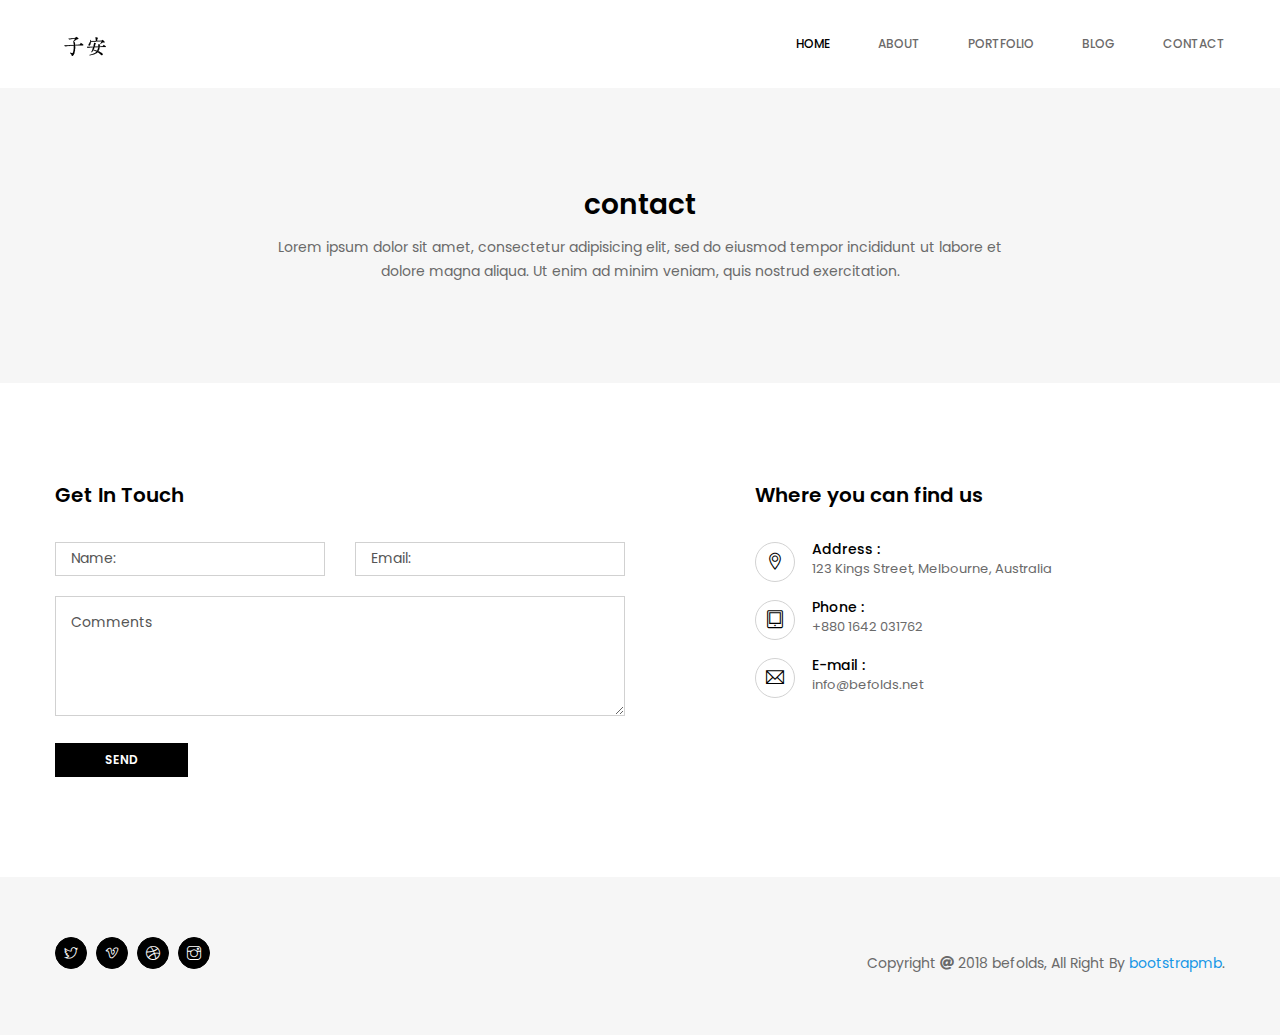
<file: contact.html>
﻿<!doctype html>
<html class="no-js" lang="zxx">
    <head>
        <meta charset="utf-8">
        <meta http-equiv="x-ua-compatible" content="ie=edge">
        <title>Befold - Minimal Portfolio Template</title>
        <meta name="description" content="">
        <meta name="viewport" content="width=device-width, initial-scale=1">

        <link rel="manifest" href="site.webmanifest">
		<link rel="shortcut icon" type="image/x-icon" href="img/favicon.ico">
        <!-- Place favicon.ico in the root directory -->

		<!-- CSS here -->
        <link rel="stylesheet" href="css/bootstrap.min.css">
        <link rel="stylesheet" href="css/owl.carousel.min.css">
        <link rel="stylesheet" href="css/animate.min.css">
        <link rel="stylesheet" href="css/magnific-popup.css">
        <link rel="stylesheet" href="css/fontawesome-all.min.css">
        <link rel="stylesheet" href="css/meanmenu.css">
        <link rel="stylesheet" href="css/themify-icons.css">
        <link rel="stylesheet" href="css/slick.css">
        <link rel="stylesheet" href="css/default.css">
        <link rel="stylesheet" href="css/style.css">
        <link rel="stylesheet" href="css/responsive.css">
    </head>
    <body>
        <!--[if lte IE 9]>
            <p class="browserupgrade">You are using an <strong>outdated</strong> browser. Please <a href="https://browsehappy.com/">upgrade your browser</a> to improve your experience and security.</p>
        <![endif]-->
		<header>
			<!-- header-top-area-start -->
			<div class="header-top-area">
				<div class="container">
					<div class="row">
						<div class="col-xl-3 col-lg-3">
							<div class="logo">
								<a href="index.html"><img src="img/logo/logo.png" alt="" /></a>
							</div>
						</div>
						<div class="col-xl-9 col-lg-9">
							<div class="main-menu text-right">
								<nav id="mobile-menu">
									<ul>
										<li class="active"><a href="index.html">home </a>
											<ul class="sub-menu text-left">
												<li><a href="index.html">home 1</a></li>
												<li><a href="index-2.html">home 2</a></li>
												<li><a href="index-3.html">home 3</a></li>
											</ul>
										</li>
										<li><a href="about.html">about</a></li>
										<li><a href="portfolio-3-col.html">portfolio</a>
											<ul class="sub-menu text-left">
												<li><a href="portfolio-3-col.html">portfolio 3 col</a></li>
												<li><a href="portfolio-3-col-masonry.html">portfolio 3 col masonry</a></li>
												<li><a href="portfolio-4-col.html">portfolio 4 col</a></li>
												<li><a href="portfolio-4-col-masonry.html">portfolio 4 col masonry</a></li>
												<li><a href="portfolio-details.html">portfolio details</a></li>
											</ul>
										</li>
										<li><a href="blog-default.html">blog </a>
											<ul class="sub-menu text-left">
												<li><a href="blog-default.html">blog default</a></li>
												<li><a href="blog-details.html">blog details</a></li>
											</ul>
										</li>
										<li><a href="contact.html">contact</a></li>
									</ul>
								</nav>
							</div>
							<div class="mobile-menu"></div>
						</div>
					</div>
				</div>
			</div>
			<!-- header-top-area-end -->
		</header>
		<!-- breadcrumb-area-start -->
		<div class="breadcrumb-area pt-100 pb-100 gray-bg">
			<div class="container">
				<div class="row">
					<div class="col-xl-8 col-lg-8 offset-lg-2 offset-xl-2">
						<div class="breadcrumb-text text-center">
							<h3>contact</h3>
							<p>Lorem ipsum dolor sit amet, consectetur adipisicing elit, sed do eiusmod tempor incididunt ut labore et dolore magna aliqua. Ut enim ad minim veniam, quis nostrud exercitation.</p>
						</div>
					</div>
				</div>
			</div>
		</div>
		<!-- breadcrumb-area-end -->
		<!-- contact-area-start -->
		<div class="contact-area pt-100 pb-70">
			<div class="container">
				<div class="row">
					<div class="col-xl-6 col-lg-6 mb-30">
						<div class="contact-wrapper">
							<div class="contact-form">
								<div class="contact-title mb-35">
									<h2>Get In Touch</h2>
								</div>
								<form action="#">
									<div class="row">
										<div class="col-xl-6">
											<input placeholder="Name: " type="text">
										</div>
										<div class="col-xl-6">
											<input placeholder="Email: " type="email">
										</div>
										<div class="col-xl-12">
											<textarea name="comments" id="comments" cols="30" rows="10" placeholder="Comments"></textarea>
											<button type="submit">send</button>
										</div>
									</div>
								</form>
							</div>
						</div>
					</div>
					<div class="col-xl-6 col-md-6 mb-30">
						<div class="address-wrapper">
							<div class="contact-title mb-35">
								<h2>Where  you can find us</h2>
							</div>
							<ul class="address-info">
								<li>
									<div class="address-icon">
										<a href="#"><span class="ti-location-pin"></span></a>
									</div>
									<div class="address-text">
										<h5>Address :</h5>
										<span>123 Kings Street, Melbourne, Australia</span>
									</div>
								</li>
								<li>
									<div class="address-icon">
										<a href="#"><span class="ti-tablet"></span></a>
									</div>
									<div class="address-text">
										<h5>Phone :</h5>
										<span>+880 1642 031762</span>
									</div>
								</li>
								<li>
									<div class="address-icon">
										<a href="#"><span class="ti-email"></span></a>
									</div>
									<div class="address-text">
										<h5>E-mail :</h5>
										<span>info@befolds.net</span>
									</div>
								</li>
							</ul>
						</div>
					</div>
				</div>
			</div>
		</div>	
		<!-- contact-area-end -->
		<!-- footer-area-start -->
		<footer>
			<div class="footer-area gray-bg pt-60 pb-40">
				<div class="container">
					<div class="row">
						<div class="col-xl-5 col-lg-5 col-md-5 mb-20">
							<div class="footer-icon">
								<a href="#"><span class="ti-twitter"></span></a>
								<a href="#"><span class="ti-vimeo"></span></a>
								<a href="#"><span class="ti-dribbble"></span></a>
								<a href="#"><span class="ti-instagram"></span></a>
							</div>
						</div>
						<div class="col-xl-7 col-lg-7 col-md-7 mb-20">
							<div class="copyright text-md-right">
								<p>Copyright <i class="fas fa-at"></i> 2018 befolds, All Right By <a href="http://www.bootstrapmb.com/">bootstrapmb</a>.</p>
							</div>
						</div>
					</div>
				</div>
			</div>
		</footer>
		<!-- footer-area-end -->
		
		
		
		
		
		
		
		
		
		
		



		<!-- JS here -->
        <script src="js/vendor/modernizr-3.5.0.min.js"></script>
        <script src="js/vendor/jquery-1.12.4.min.js"></script>
        <script src="js/popper.min.js"></script>
        <script src="js/bootstrap.min.js"></script>
        <script src="js/owl.carousel.min.js"></script>
        <script src="js/isotope.pkgd.min.js"></script>
        <script src="js/jquery.magnific-popup.min.js"></script>
        <script src="js/slick.min.js"></script>
        <script src="js/jquery.meanmenu.min.js"></script>
        <script src="js/ajax-form.js"></script>
        <script src="js/wow.min.js"></script>
        <script src="js/jquery.scrollUp.min.js"></script>
        <script src="js/imagesloaded.pkgd.min.js"></script>
        <script src="js/jquery.magnific-popup.min.js"></script>
        <script src="js/plugins.js"></script>
        <script src="js/main.js"></script>
    </body>
</html>
</file>
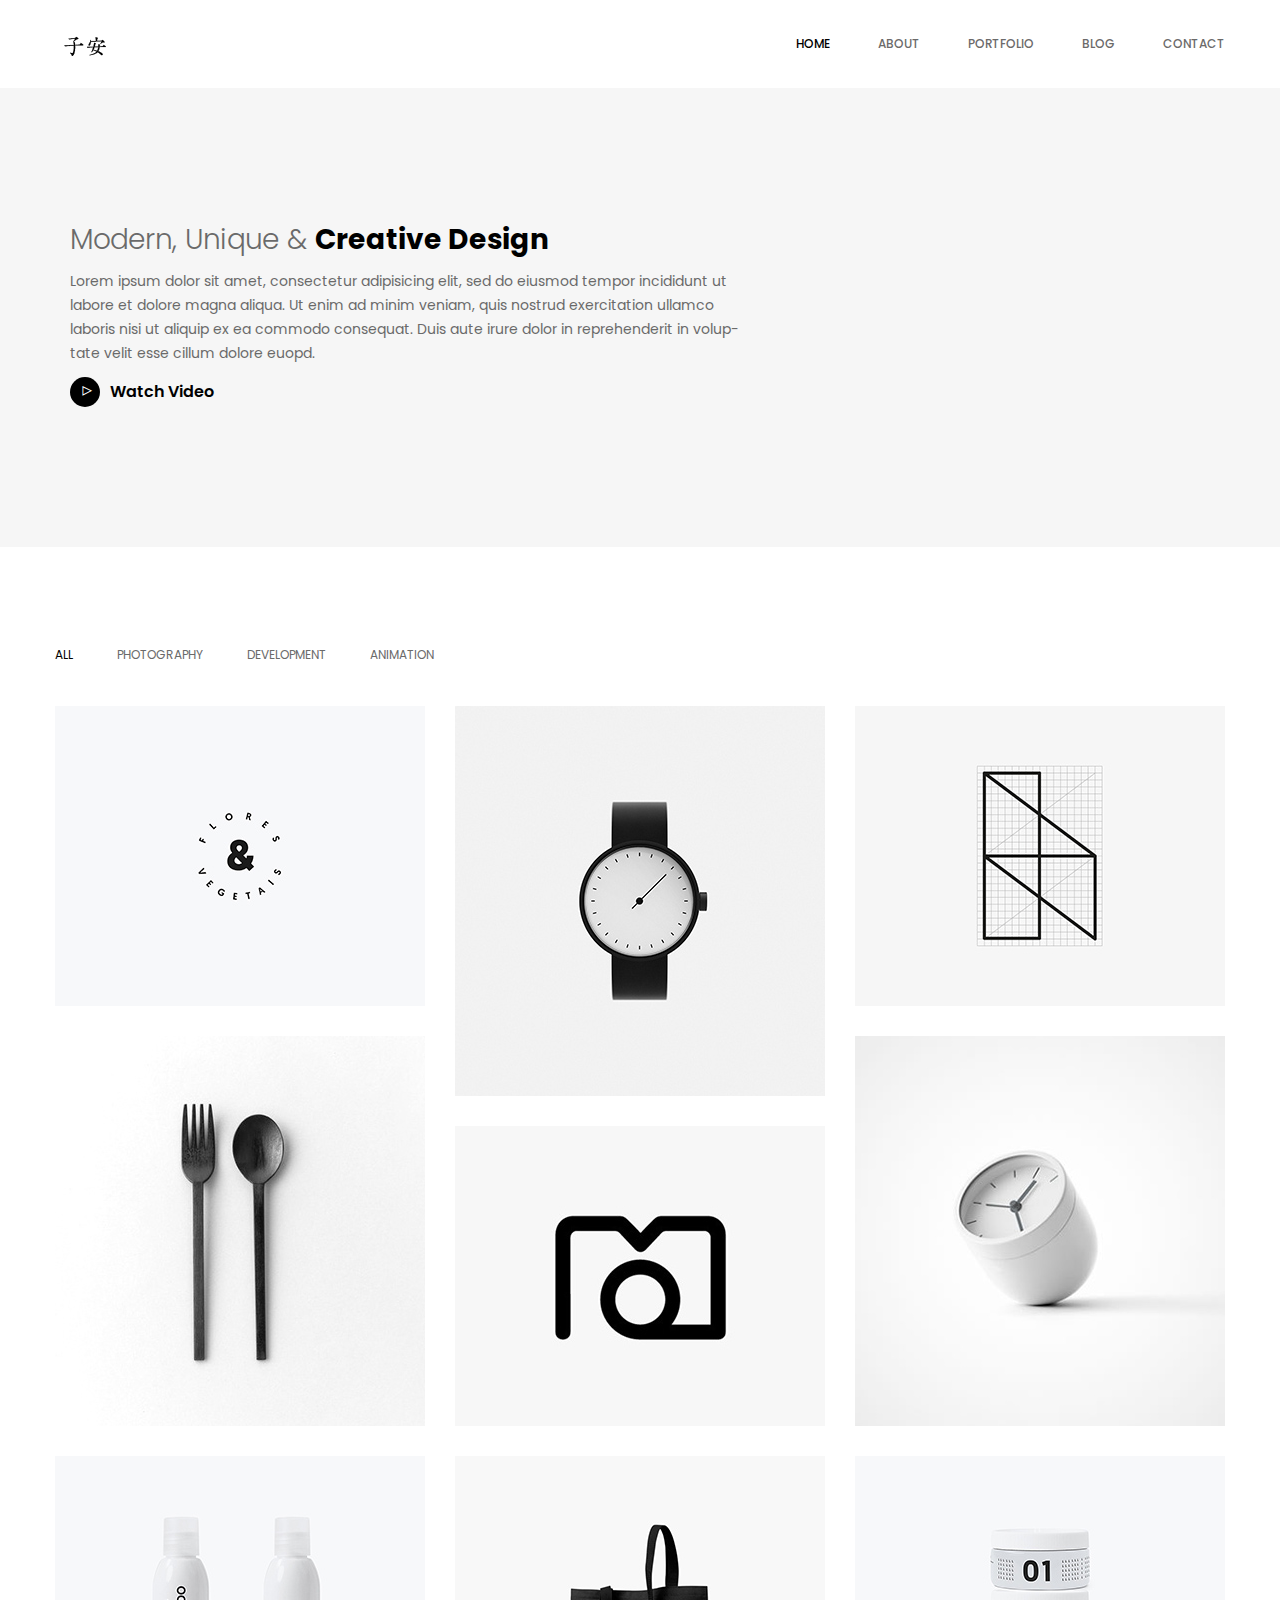
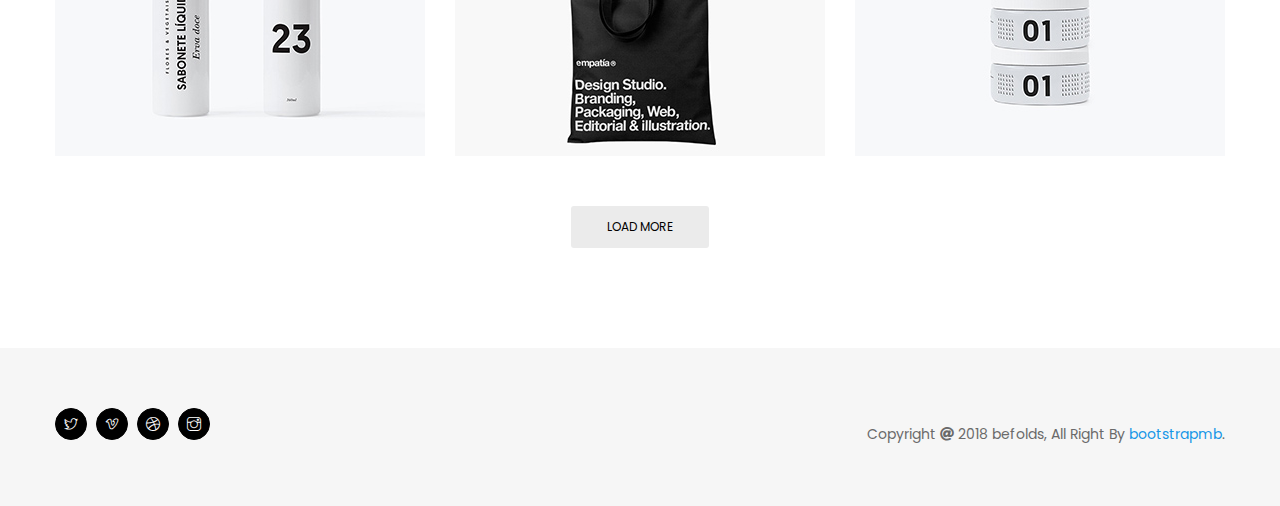
<file: index-2.html>
﻿<!doctype html>
<html class="no-js" lang="zxx">
    <head>
        <meta charset="utf-8">
        <meta http-equiv="x-ua-compatible" content="ie=edge">
        <title>Befold - Minimal Portfolio Template</title>
        <meta name="description" content="">
        <meta name="viewport" content="width=device-width, initial-scale=1">

        <link rel="manifest" href="site.webmanifest">
		<link rel="shortcut icon" type="image/x-icon" href="img/favicon.ico">
        <!-- Place favicon.ico in the root directory -->

		<!-- CSS here -->
        <link rel="stylesheet" href="css/bootstrap.min.css">
        <link rel="stylesheet" href="css/owl.carousel.min.css">
        <link rel="stylesheet" href="css/animate.min.css">
        <link rel="stylesheet" href="css/magnific-popup.css">
        <link rel="stylesheet" href="css/fontawesome-all.min.css">
        <link rel="stylesheet" href="css/meanmenu.css">
        <link rel="stylesheet" href="css/themify-icons.css">
        <link rel="stylesheet" href="css/slick.css">
        <link rel="stylesheet" href="css/default.css">
        <link rel="stylesheet" href="css/style.css">
        <link rel="stylesheet" href="css/responsive.css">
    </head>
    <body>
        <!--[if lte IE 9]>
            <p class="browserupgrade">You are using an <strong>outdated</strong> browser. Please <a href="https://browsehappy.com/">upgrade your browser</a> to improve your experience and security.</p>
        <![endif]-->
		<header>
			<!-- header-top-area-start -->
			<div class="header-top-area">
				<div class="container">
					<div class="row">
						<div class="col-xl-3 col-lg-3">
							<div class="logo">
								<a href="index.html"><img src="img/logo/logo.png" alt="" /></a>
							</div>
						</div>
						<div class="col-xl-9 col-lg-9">
							<div class="main-menu text-right">
								<nav id="mobile-menu">
									<ul>
										<li class="active"><a href="index.html">home </a>
											<ul class="sub-menu text-left">
												<li><a href="index.html">home 1</a></li>
												<li><a href="index-2.html">home 2</a></li>
												<li><a href="index-3.html">home 3</a></li>
											</ul>
										</li>
										<li><a href="about.html">about</a></li>
										<li><a href="portfolio-3-col.html">portfolio</a>
											<ul class="sub-menu text-left">
												<li><a href="portfolio-3-col.html">portfolio 3 col</a></li>
												<li><a href="portfolio-3-col-masonry.html">portfolio 3 col masonry</a></li>
												<li><a href="portfolio-4-col.html">portfolio 4 col</a></li>
												<li><a href="portfolio-4-col-masonry.html">portfolio 4 col masonry</a></li>
												<li><a href="portfolio-details.html">portfolio details</a></li>
											</ul>
										</li>
										<li><a href="blog-default.html">blog </a>
											<ul class="sub-menu text-left">
												<li><a href="blog-default.html">blog default</a></li>
												<li><a href="blog-details.html">blog details</a></li>
											</ul>
										</li>
										<li><a href="contact.html">contact</a></li>
									</ul>
								</nav>
							</div>
							<div class="mobile-menu"></div>
						</div>
					</div>
				</div>
			</div>
			<!-- header-top-area-end -->
		</header>
		<!-- slider-area-start -->
		<div class="slider-area">
			<div class="slider-wrapper pt-135 pb-140">
				<div class="container">
					<div class="col-xl-8">
						<div class="slider-content">
							<h3>Modern, Unique & <span>Creative Design</span></h3>
							<p>Lorem ipsum dolor sit amet, consectetur adipisicing elit, sed do eiusmod tempor incididunt ut labore et dolore magna aliqua. Ut enim ad minim veniam, quis nostrud exercitation ullamco laboris nisi ut aliquip ex ea commodo consequat. Duis aute irure dolor in reprehenderit in volup- tate velit esse cillum dolore euopd.</p>
							<div class="slider-video">
								<a class="popup-video" href="https://www.youtube.com/watch?v=LTXD6XZXc3U"><span class="ti-control-play"></span></a>
								<span>Watch Video</span>
							</div>									
						</div>	
					</div>
				</div>
			</div>
		</div>
		<!-- slider-area-end -->
		<!-- portfolio-area start -->
		<div class="portfolio-area  pt-95 pb-100">
			<div class="container">
				<div class="row">
					<div class="col-xl-12">
						<div class="portfolio-menu mb-40">
							<button class="active" data-filter="*">All</button>
							<button data-filter=".cat1">photography</button>
							<button data-filter=".cat2"> development</button>
							<button data-filter=".cat3">animation</button>
						</div>
					</div>
				</div>
				<div class="row grid">
					<div class="col-xl-4 col-lg-4 col-md-6 grid-item cat1 cat3">
						<div class="portfolio-wrapper mb-30">
							<div class="portfolio-img">
								<a class="image-link" href="img/portfolio/portfolio-2/1.jpg"><img src="img/portfolio/portfolio-2/1.jpg" alt="" /></a>
								<div class="portfolio-content">
									<h4><a href="#">Apple Imac Mockup</a></h4>
									<span>Animation</span>
								</div>
							</div>
						</div>
					</div>
					<div class="col-xl-4 col-lg-4 col-md-6 grid-item cat2 cat1">
						<div class="portfolio-wrapper mb-30">
							<div class="portfolio-img">
								<a class="image-link" href="img/portfolio/portfolio-2/2.jpg"><img src="img/portfolio/portfolio-2/2.jpg" alt="" /></a>
								<div class="portfolio-content">
									<h4><a href="#">Apple Imac Mockup</a></h4>
									<span>Animation</span>
								</div>
							</div>
						</div>
					</div>
					<div class="col-xl-4 col-lg-4 col-md-6 grid-item cat3 cat2">
						<div class="portfolio-wrapper mb-30">
							<div class="portfolio-img">
								<a class="image-link" href="img/portfolio/portfolio-2/3.jpg"><img src="img/portfolio/portfolio-2/3.jpg" alt="" /></a>
								<div class="portfolio-content">
									<h4><a href="#">Apple Imac Mockup</a></h4>
									<span>Animation</span>
								</div>
							</div>
						</div>
					</div>
					<div class="col-xl-4 col-lg-4 col-md-6 grid-item cat1 cat3">
						<div class="portfolio-wrapper mb-30">
							<div class="portfolio-img">
								<a class="image-link" href="img/portfolio/portfolio-2/4.jpg"><img src="img/portfolio/portfolio-2/4.jpg" alt="" /></a>
								<div class="portfolio-content">
									<h4><a href="#">Apple Imac Mockup</a></h4>
									<span>Animation</span>
								</div>
							</div>
						</div>
					</div>
					<div class="col-xl-4 col-lg-4 col-md-6 grid-item cat2 cat1">
						<div class="portfolio-wrapper mb-30">
							<div class="portfolio-img">
								<a class="image-link" href="img/portfolio/portfolio-2/6.jpg"><img src="img/portfolio/portfolio-2/6.jpg" alt="" /></a>
								<div class="portfolio-content">
									<h4><a href="#">Apple Imac Mockup</a></h4>
									<span>Animation</span>
								</div>
							</div>
						</div>
					</div>
					<div class="col-xl-4 col-lg-4 col-md-6 grid-item cat3 cat1">
						<div class="portfolio-wrapper mb-30">
							<div class="portfolio-img">
								<a class="image-link" href="img/portfolio/portfolio-2/5.jpg"><img src="img/portfolio/portfolio-2/5.jpg" alt="" /></a>
								<div class="portfolio-content">
									<h4><a href="#">Apple Imac Mockup</a></h4>
									<span>Animation</span>
								</div>
							</div>
						</div>
					</div>
					<div class="col-xl-4 col-lg-4 col-md-6 grid-item cat3 cat2">
						<div class="portfolio-wrapper mb-30">
							<div class="portfolio-img">
								<a class="image-link" href="img/portfolio/portfolio-2/7.jpg"><img src="img/portfolio/portfolio-2/7.jpg" alt="" /></a>
								<div class="portfolio-content">
									<h4><a href="#">Apple Imac Mockup</a></h4>
									<span>Animation</span>
								</div>
							</div>
						</div>
					</div>
					<div class="col-xl-4 col-lg-4 col-md-6 grid-item cat1 cat2">
						<div class="portfolio-wrapper mb-30">
							<div class="portfolio-img">
								<a class="image-link" href="img/portfolio/portfolio-2/8.jpg"><img src="img/portfolio/portfolio-2/8.jpg" alt="" /></a>
								<div class="portfolio-content">
									<h4><a href="#">Apple Imac Mockup</a></h4>
									<span>Animation</span>
								</div>
							</div>
						</div>
					</div>
					<div class="col-xl-4 col-lg-4 col-md-6 grid-item cat3 cat1">
						<div class="portfolio-wrapper mb-30">
							<div class="portfolio-img">
								<a class="image-link" href="img/portfolio/portfolio-2/9.jpg"><img src="img/portfolio/portfolio-2/9.jpg" alt="" /></a>
								<div class="portfolio-content">
									<h4><a href="#">Apple Imac Mockup</a></h4>
									<span>Animation</span>
								</div>
							</div>
						</div>
					</div>
				</div>
				<div class="portfolio-btn mt-20 text-center">
					<a class="btn" href="#">load more</a>
				</div>
			</div>
		</div>
		<!-- portfolio-area end -->
		<!-- footer-area-start -->
		<footer>
			<div class="footer-area gray-bg pt-60 pb-40">
				<div class="container">
					<div class="row">
						<div class="col-xl-5 col-lg-5 col-md-5 mb-20">
							<div class="footer-icon">
								<a href="#"><span class="ti-twitter"></span></a>
								<a href="#"><span class="ti-vimeo"></span></a>
								<a href="#"><span class="ti-dribbble"></span></a>
								<a href="#"><span class="ti-instagram"></span></a>
							</div>
						</div>
						<div class="col-xl-7 col-lg-7 col-md-7 mb-20">
							<div class="copyright text-md-right">
								<p>Copyright <i class="fas fa-at"></i> 2018 befolds, All Right By <a href="http://www.bootstrapmb.com/">bootstrapmb</a>.</p>
							</div>
						</div>
					</div>
				</div>
			</div>
		</footer>
		<!-- footer-area-end -->
		
		
		
		
		
		
		
		
		
		
		



		<!-- JS here -->
        <script src="js/vendor/modernizr-3.5.0.min.js"></script>
        <script src="js/vendor/jquery-1.12.4.min.js"></script>
        <script src="js/popper.min.js"></script>
        <script src="js/bootstrap.min.js"></script>
        <script src="js/owl.carousel.min.js"></script>
        <script src="js/isotope.pkgd.min.js"></script>
        <script src="js/jquery.magnific-popup.min.js"></script>
        <script src="js/slick.min.js"></script>
        <script src="js/jquery.meanmenu.min.js"></script>
        <script src="js/ajax-form.js"></script>
        <script src="js/wow.min.js"></script>
        <script src="js/jquery.scrollUp.min.js"></script>
        <script src="js/imagesloaded.pkgd.min.js"></script>
        <script src="js/jquery.magnific-popup.min.js"></script>
        <script src="js/plugins.js"></script>
        <script src="js/main.js"></script>
    </body>
</html>
</file>
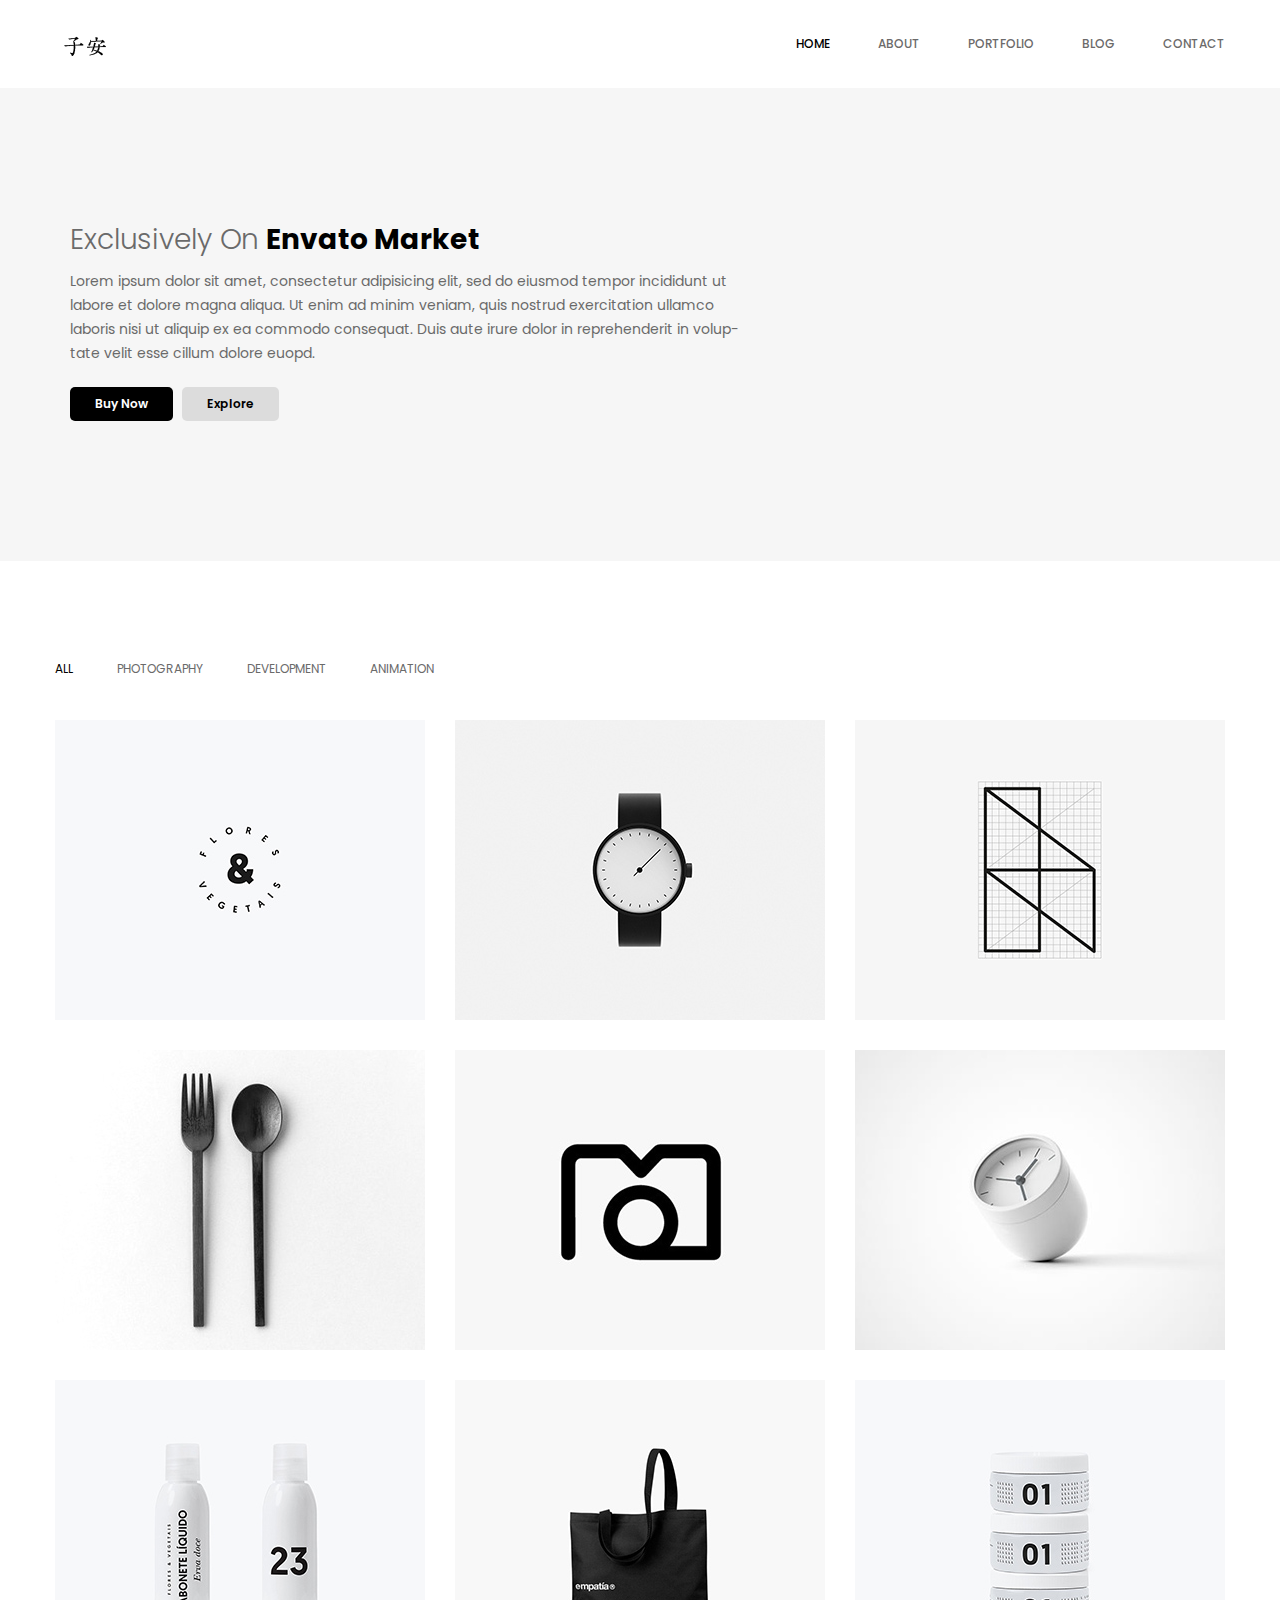
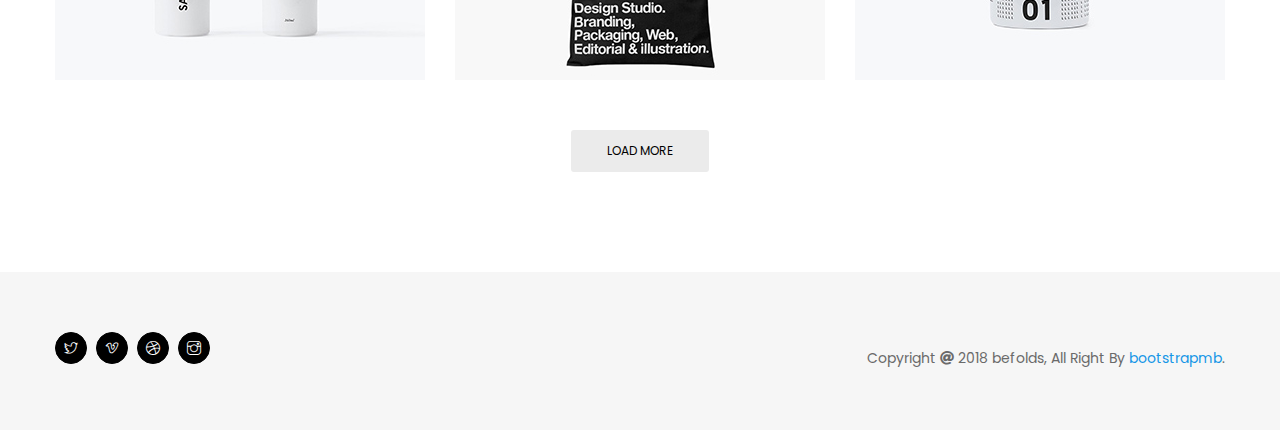
<file: index-3.html>
﻿<!doctype html>
<html class="no-js" lang="zxx">
    <head>
        <meta charset="utf-8">
        <meta http-equiv="x-ua-compatible" content="ie=edge">
        <title>Befold - Minimal Portfolio Template</title>
        <meta name="description" content="">
        <meta name="viewport" content="width=device-width, initial-scale=1">

        <link rel="manifest" href="site.webmanifest">
		<link rel="shortcut icon" type="image/x-icon" href="img/favicon.ico">
        <!-- Place favicon.ico in the root directory -->

		<!-- CSS here -->
        <link rel="stylesheet" href="css/bootstrap.min.css">
        <link rel="stylesheet" href="css/owl.carousel.min.css">
        <link rel="stylesheet" href="css/animate.min.css">
        <link rel="stylesheet" href="css/magnific-popup.css">
        <link rel="stylesheet" href="css/fontawesome-all.min.css">
        <link rel="stylesheet" href="css/meanmenu.css">
        <link rel="stylesheet" href="css/themify-icons.css">
        <link rel="stylesheet" href="css/slick.css">
        <link rel="stylesheet" href="css/default.css">
        <link rel="stylesheet" href="css/style.css">
        <link rel="stylesheet" href="css/responsive.css">
    </head>
    <body>
        <!--[if lte IE 9]>
            <p class="browserupgrade">You are using an <strong>outdated</strong> browser. Please <a href="https://browsehappy.com/">upgrade your browser</a> to improve your experience and security.</p>
        <![endif]-->
		<header>
			<!-- header-top-area-start -->
			<div class="header-top-area">
				<div class="container">
					<div class="row">
						<div class="col-xl-3 col-lg-3">
							<div class="logo">
								<a href="index.html"><img src="img/logo/logo.png" alt="" /></a>
							</div>
						</div>
						<div class="col-xl-9 col-lg-9">
							<div class="main-menu text-right">
								<nav id="mobile-menu">
									<ul>
										<li class="active"><a href="index.html">home </a>
											<ul class="sub-menu text-left">
												<li><a href="index.html">home 1</a></li>
												<li><a href="index-2.html">home 2</a></li>
												<li><a href="index-3.html">home 3</a></li>
											</ul>
										</li>
										<li><a href="about.html">about</a></li>
										<li><a href="portfolio-3-col.html">portfolio</a>
											<ul class="sub-menu text-left">
												<li><a href="portfolio-3-col.html">portfolio 3 col</a></li>
												<li><a href="portfolio-3-col-masonry.html">portfolio 3 col masonry</a></li>
												<li><a href="portfolio-4-col.html">portfolio 4 col</a></li>
												<li><a href="portfolio-4-col-masonry.html">portfolio 4 col masonry</a></li>
												<li><a href="portfolio-details.html">portfolio details</a></li>
											</ul>
										</li>
										<li><a href="blog-default.html">blog </a>
											<ul class="sub-menu text-left">
												<li><a href="blog-default.html">blog default</a></li>
												<li><a href="blog-details.html">blog details</a></li>
											</ul>
										</li>
										<li><a href="contact.html">contact</a></li>
									</ul>
								</nav>
							</div>
							<div class="mobile-menu"></div>
						</div>
					</div>
				</div>
			</div>
			<!-- header-top-area-end -->
		</header>
		<!-- slider-area-start -->
		<div class="slider-area">
			<div class="slider-wrapper pt-135 pb-140">
				<div class="container">
					<div class="col-xl-8">
						<div class="slider-content">
							<h3>Exclusively On <span>Envato Market</span></h3>
							<p>Lorem ipsum dolor sit amet, consectetur adipisicing elit, sed do eiusmod tempor incididunt ut labore et dolore magna aliqua. Ut enim ad minim veniam, quis nostrud exercitation ullamco laboris nisi ut aliquip ex ea commodo consequat. Duis aute irure dolor in reprehenderit in volup- tate velit esse cillum dolore euopd.</p>
							<div class="slider-button">
								<a class="active" href="#">Buy Now</a>
								<a href="#">Explore</a>
							</div>
						</div>	
					</div>
				</div>
			</div>
		</div>
		<!-- slider-area-end -->
		<!-- portfolio-area start -->
		<div class="portfolio-area  pt-95 pb-100">
			<div class="container">
				<div class="row">
					<div class="col-xl-12">
						<div class="portfolio-menu mb-40">
							<button class="active" data-filter="*">All</button>
							<button data-filter=".cat1">photography</button>
							<button data-filter=".cat2"> development</button>
							<button data-filter=".cat3">animation</button>
						</div>
					</div>
				</div>
				<div class="row grid">
					<div class="col-xl-4 col-lg-4 col-md-6 grid-item cat1 cat3">
						<div class="portfolio-wrapper mb-30">
							<div class="portfolio-img">
								<a class="image-link" href="img/portfolio/portfolio-3/1.jpg"><img src="img/portfolio/portfolio-3/1.jpg" alt="" /></a>
								<div class="portfolio-content">
									<h4><a href="#">Apple Imac Mockup</a></h4>
									<span>Animation</span>
								</div>
							</div>
						</div>
					</div>
					<div class="col-xl-4 col-lg-4 col-md-6 grid-item cat2 cat3">
						<div class="portfolio-wrapper mb-30">
							<div class="portfolio-img">
								<a class="image-link" href="img/portfolio/portfolio-3/2.jpg"><img src="img/portfolio/portfolio-3/2.jpg" alt="" /></a>
								<div class="portfolio-content">
									<h4><a href="#">Apple Imac Mockup</a></h4>
									<span>Animation</span>
								</div>
							</div>
						</div>
					</div>
					<div class="col-xl-4 col-lg-4 col-md-6 grid-item cat3 cat1">
						<div class="portfolio-wrapper mb-30">
							<div class="portfolio-img">
								<a class="image-link" href="img/portfolio/portfolio-3/3.jpg"><img src="img/portfolio/portfolio-3/3.jpg" alt="" /></a>
								<div class="portfolio-content">
									<h4><a href="#">Apple Imac Mockup</a></h4>
									<span>Animation</span>
								</div>
							</div>
						</div>
					</div>
					<div class="col-xl-4 col-lg-4 col-md-6 grid-item cat1 cat3">
						<div class="portfolio-wrapper mb-30">
							<div class="portfolio-img">
								<a class="image-link" href="img/portfolio/portfolio-3/4.jpg"><img src="img/portfolio/portfolio-3/4.jpg" alt="" /></a>
								<div class="portfolio-content">
									<h4><a href="#">Apple Imac Mockup</a></h4>
									<span>Animation</span>
								</div>
							</div>
						</div>
					</div>
					<div class="col-xl-4 col-lg-4 col-md-6 grid-item cat2 cat3">
						<div class="portfolio-wrapper mb-30">
							<div class="portfolio-img">
								<a class="image-link" href="img/portfolio/portfolio-3/5.jpg"><img src="img/portfolio/portfolio-3/5.jpg" alt="" /></a>
								<div class="portfolio-content">
									<h4><a href="#">Apple Imac Mockup</a></h4>
									<span>Animation</span>
								</div>
							</div>
						</div>
					</div>
					<div class="col-xl-4 col-lg-4 col-md-6 grid-item cat1 cat2">
						<div class="portfolio-wrapper mb-30">
							<div class="portfolio-img">
								<a class="image-link" href="img/portfolio/portfolio-3/6.jpg"><img src="img/portfolio/portfolio-3/6.jpg" alt="" /></a>
								<div class="portfolio-content">
									<h4><a href="#">Apple Imac Mockup</a></h4>
									<span>Animation</span>
								</div>
							</div>
						</div>
					</div>
					<div class="col-xl-4 col-lg-4 col-md-6 grid-item cat3 cat1">
						<div class="portfolio-wrapper mb-30">
							<div class="portfolio-img">
								<a class="image-link" href="img/portfolio/portfolio-3/7.jpg"><img src="img/portfolio/portfolio-3/7.jpg" alt="" /></a>
								<div class="portfolio-content">
									<h4><a href="#">Apple Imac Mockup</a></h4>
									<span>Animation</span>
								</div>
							</div>
						</div>
					</div>
					<div class="col-xl-4 col-lg-4 col-md-6 grid-item cat2 cat3">
						<div class="portfolio-wrapper mb-30">
							<div class="portfolio-img">
								<a class="image-link" href="img/portfolio/portfolio-3/8.jpg"><img src="img/portfolio/portfolio-3/8.jpg" alt="" /></a>
								<div class="portfolio-content">
									<h4><a href="#">Apple Imac Mockup</a></h4>
									<span>Animation</span>
								</div>
							</div>
						</div>
					</div>
					<div class="col-xl-4 col-lg-4 col-md-6 grid-item cat2 cat3 cat1">
						<div class="portfolio-wrapper mb-30">
							<div class="portfolio-img">
								<a class="image-link" href="img/portfolio/portfolio-3/9.jpg"><img src="img/portfolio/portfolio-3/9.jpg" alt="" /></a>
								<div class="portfolio-content">
									<h4><a href="#">Apple Imac Mockup</a></h4>
									<span>Animation</span>
								</div>
							</div>
						</div>
					</div>
				</div>
				<div class="portfolio-btn mt-20 text-center">
					<a class="btn" href="#">load more</a>
				</div>
			</div>
		</div>
		<!-- portfolio-area end -->
		<!-- footer-area-start -->
		<footer>
			<div class="footer-area gray-bg pt-60 pb-40">
				<div class="container">
					<div class="row">
						<div class="col-xl-5 col-lg-5 col-md-5 mb-20">
							<div class="footer-icon">
								<a href="#"><span class="ti-twitter"></span></a>
								<a href="#"><span class="ti-vimeo"></span></a>
								<a href="#"><span class="ti-dribbble"></span></a>
								<a href="#"><span class="ti-instagram"></span></a>
							</div>
						</div>
						<div class="col-xl-7 col-lg-7 col-md-7 mb-20">
							<div class="copyright text-md-right">
								<p>Copyright <i class="fas fa-at"></i> 2018 befolds, All Right By <a href="http://www.bootstrapmb.com/">bootstrapmb</a>.</p>
							</div>
						</div>
					</div>
				</div>
			</div>
		</footer>
		<!-- footer-area-end -->
		
		
		
		
		
		
		
		
		
		
		



		<!-- JS here -->
        <script src="js/vendor/modernizr-3.5.0.min.js"></script>
        <script src="js/vendor/jquery-1.12.4.min.js"></script>
        <script src="js/popper.min.js"></script>
        <script src="js/bootstrap.min.js"></script>
        <script src="js/owl.carousel.min.js"></script>
        <script src="js/isotope.pkgd.min.js"></script>
        <script src="js/jquery.magnific-popup.min.js"></script>
        <script src="js/slick.min.js"></script>
        <script src="js/jquery.meanmenu.min.js"></script>
        <script src="js/ajax-form.js"></script>
        <script src="js/wow.min.js"></script>
        <script src="js/jquery.scrollUp.min.js"></script>
        <script src="js/imagesloaded.pkgd.min.js"></script>
        <script src="js/jquery.magnific-popup.min.js"></script>
        <script src="js/plugins.js"></script>
        <script src="js/main.js"></script>
    </body>
</html>
</file>
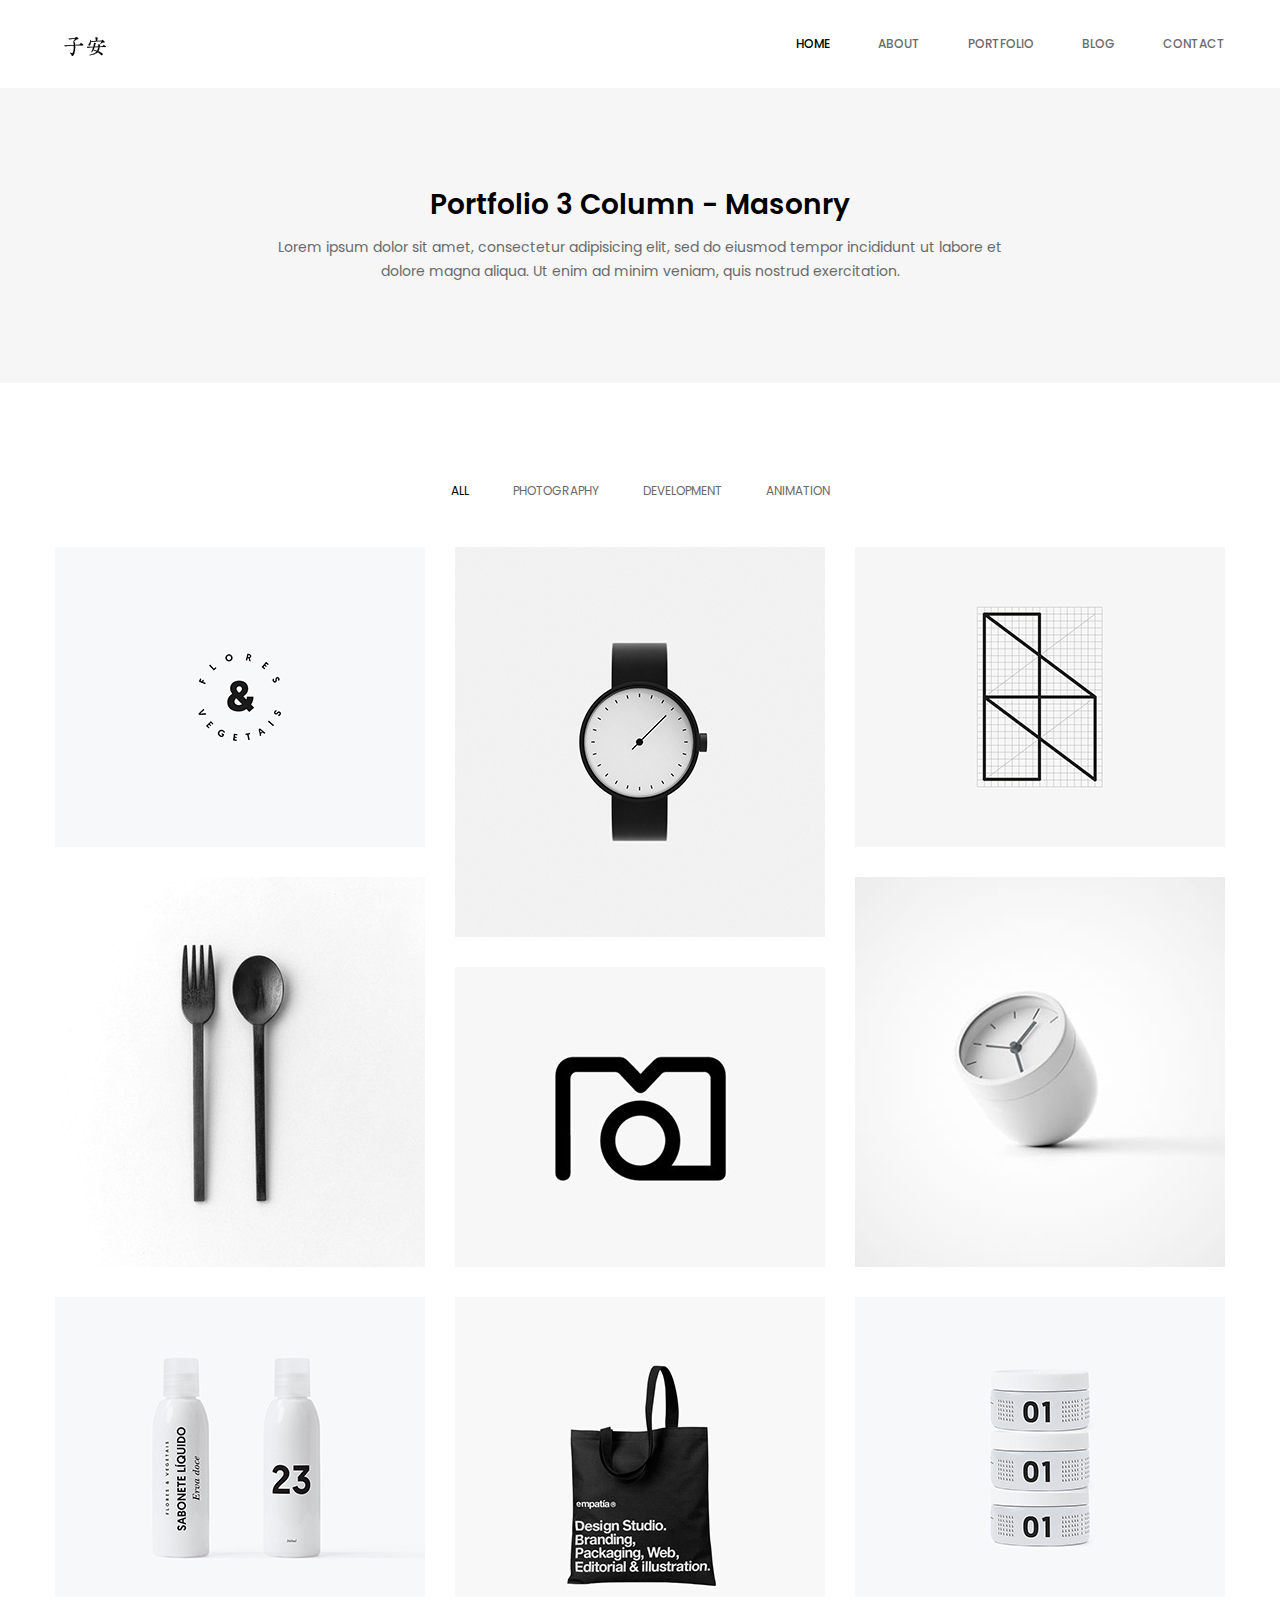
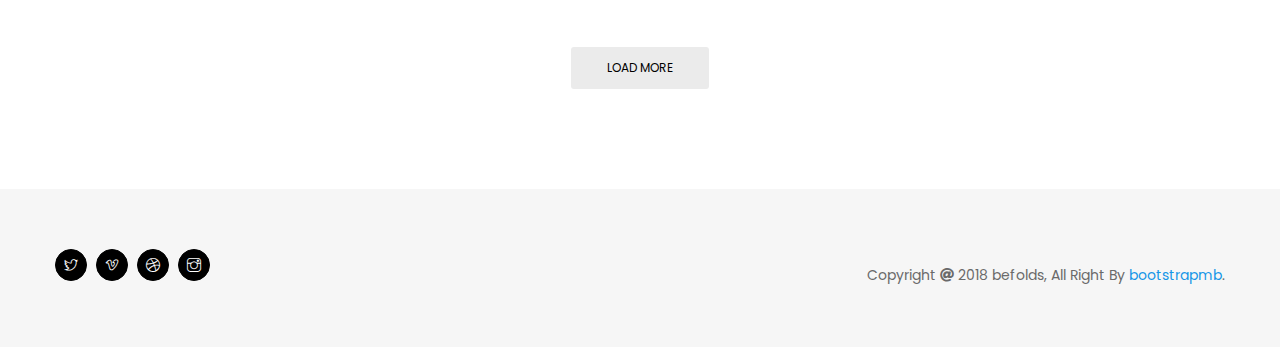
<file: portfolio-3-col-masonry.html>
﻿<!doctype html>
<html class="no-js" lang="zxx">
    <head>
        <meta charset="utf-8">
        <meta http-equiv="x-ua-compatible" content="ie=edge">
        <title>Befold - Minimal Portfolio Template</title>
        <meta name="description" content="">
        <meta name="viewport" content="width=device-width, initial-scale=1">

        <link rel="manifest" href="site.webmanifest">
		<link rel="shortcut icon" type="image/x-icon" href="img/favicon.ico">
        <!-- Place favicon.ico in the root directory -->

		<!-- CSS here -->
        <link rel="stylesheet" href="css/bootstrap.min.css">
        <link rel="stylesheet" href="css/owl.carousel.min.css">
        <link rel="stylesheet" href="css/animate.min.css">
        <link rel="stylesheet" href="css/magnific-popup.css">
        <link rel="stylesheet" href="css/fontawesome-all.min.css">
        <link rel="stylesheet" href="css/meanmenu.css">
        <link rel="stylesheet" href="css/themify-icons.css">
        <link rel="stylesheet" href="css/slick.css">
        <link rel="stylesheet" href="css/default.css">
        <link rel="stylesheet" href="css/style.css">
        <link rel="stylesheet" href="css/responsive.css">
    </head>
    <body>
        <!--[if lte IE 9]>
            <p class="browserupgrade">You are using an <strong>outdated</strong> browser. Please <a href="https://browsehappy.com/">upgrade your browser</a> to improve your experience and security.</p>
        <![endif]-->
		<header>
			<!-- header-top-area-start -->
			<div class="header-top-area">
				<div class="container">
					<div class="row">
						<div class="col-xl-3 col-lg-3">
							<div class="logo">
								<a href="index.html"><img src="img/logo/logo.png" alt="" /></a>
							</div>
						</div>
						<div class="col-xl-9 col-lg-9">
							<div class="main-menu text-right">
								<nav id="mobile-menu">
									<ul>
										<li class="active"><a href="index.html">home </a>
											<ul class="sub-menu text-left">
												<li><a href="index.html">home 1</a></li>
												<li><a href="index-2.html">home 2</a></li>
												<li><a href="index-3.html">home 3</a></li>
											</ul>
										</li>
										<li><a href="about.html">about</a></li>
										<li><a href="portfolio-3-col.html">portfolio</a>
											<ul class="sub-menu text-left">
												<li><a href="portfolio-3-col.html">portfolio 3 col</a></li>
												<li><a href="portfolio-3-col-masonry.html">portfolio 3 col masonry</a></li>
												<li><a href="portfolio-4-col.html">portfolio 4 col</a></li>
												<li><a href="portfolio-4-col-masonry.html">portfolio 4 col masonry</a></li>
												<li><a href="portfolio-details.html">portfolio details</a></li>
											</ul>
										</li>
										<li><a href="blog-default.html">blog </a>
											<ul class="sub-menu text-left">
												<li><a href="blog-default.html">blog default</a></li>
												<li><a href="blog-details.html">blog details</a></li>
											</ul>
										</li>
										<li><a href="contact.html">contact</a></li>
									</ul>
								</nav>
							</div>
							<div class="mobile-menu"></div>
						</div>
					</div>
				</div>
			</div>
			<!-- header-top-area-end -->
		</header>
		<!-- breadcrumb-area-start -->
		<div class="breadcrumb-area pt-100 pb-100 gray-bg">
			<div class="container">
				<div class="row">
					<div class="col-xl-8 col-lg-8 offset-lg-2 offset-xl-2">
						<div class="breadcrumb-text text-center">
							<h3>Portfolio 3 Column - Masonry</h3>
							<p>Lorem ipsum dolor sit amet, consectetur adipisicing elit, sed do eiusmod tempor incididunt ut labore et dolore magna aliqua. Ut enim ad minim veniam, quis nostrud exercitation.</p>
						</div>
					</div>
				</div>
			</div>
		</div>
		<!-- breadcrumb-area-end -->
		<!-- portfolio-area start -->
		<div class="portfolio-area  pt-95 pb-100">
			<div class="container">
				<div class="row">
					<div class="col-xl-12">
						<div class="portfolio-menu text-center mb-45">
							<button class="active" data-filter="*">All</button>
							<button data-filter=".cat1">photography</button>
							<button data-filter=".cat2"> development</button>
							<button data-filter=".cat3">animation</button>
						</div>
					</div>
				</div>
				<div class="row grid">
					<div class="col-xl-4 col-lg-4 col-md-6 grid-item cat1 cat3">
						<div class="portfolio-wrapper mb-30">
							<div class="portfolio-img">
								<a class="image-link" href="img/portfolio/portfolio-2/1.jpg"><img src="img/portfolio/portfolio-2/1.jpg" alt="" /></a>
								<div class="portfolio-content">
									<h4><a href="#">Apple Imac Mockup</a></h4>
									<span>Animation</span>
								</div>
							</div>
						</div>
					</div>
					<div class="col-xl-4 col-lg-4 col-md-6 grid-item cat2 cat1">
						<div class="portfolio-wrapper mb-30">
							<div class="portfolio-img">
								<a class="image-link" href="img/portfolio/portfolio-2/2.jpg"><img src="img/portfolio/portfolio-2/2.jpg" alt="" /></a>
								<div class="portfolio-content">
									<h4><a href="#">Apple Imac Mockup</a></h4>
									<span>Animation</span>
								</div>
							</div>
						</div>
					</div>
					<div class="col-xl-4 col-lg-4 col-md-6 grid-item cat3 cat2">
						<div class="portfolio-wrapper mb-30">
							<div class="portfolio-img">
								<a class="image-link" href="img/portfolio/portfolio-2/3.jpg"><img src="img/portfolio/portfolio-2/3.jpg" alt="" /></a>
								<div class="portfolio-content">
									<h4><a href="#">Apple Imac Mockup</a></h4>
									<span>Animation</span>
								</div>
							</div>
						</div>
					</div>
					<div class="col-xl-4 col-lg-4 col-md-6 grid-item cat1 cat3">
						<div class="portfolio-wrapper mb-30">
							<div class="portfolio-img">
								<a class="image-link" href="img/portfolio/portfolio-2/4.jpg"><img src="img/portfolio/portfolio-2/4.jpg" alt="" /></a>
								<div class="portfolio-content">
									<h4><a href="#">Apple Imac Mockup</a></h4>
									<span>Animation</span>
								</div>
							</div>
						</div>
					</div>
					<div class="col-xl-4 col-lg-4 col-md-6 grid-item cat2 cat1">
						<div class="portfolio-wrapper mb-30">
							<div class="portfolio-img">
								<a class="image-link" href="img/portfolio/portfolio-2/6.jpg"><img src="img/portfolio/portfolio-2/6.jpg" alt="" /></a>
								<div class="portfolio-content">
									<h4><a href="#">Apple Imac Mockup</a></h4>
									<span>Animation</span>
								</div>
							</div>
						</div>
					</div>
					<div class="col-xl-4 col-lg-4 col-md-6 grid-item cat3 cat1">
						<div class="portfolio-wrapper mb-30">
							<div class="portfolio-img">
								<a class="image-link" href="img/portfolio/portfolio-2/5.jpg"><img src="img/portfolio/portfolio-2/5.jpg" alt="" /></a>
								<div class="portfolio-content">
									<h4><a href="#">Apple Imac Mockup</a></h4>
									<span>Animation</span>
								</div>
							</div>
						</div>
					</div>
					<div class="col-xl-4 col-lg-4 col-md-6 grid-item cat3 cat2">
						<div class="portfolio-wrapper mb-30">
							<div class="portfolio-img">
								<a class="image-link" href="img/portfolio/portfolio-2/7.jpg"><img src="img/portfolio/portfolio-2/7.jpg" alt="" /></a>
								<div class="portfolio-content">
									<h4><a href="#">Apple Imac Mockup</a></h4>
									<span>Animation</span>
								</div>
							</div>
						</div>
					</div>
					<div class="col-xl-4 col-lg-4 col-md-6 grid-item cat1 cat2">
						<div class="portfolio-wrapper mb-30">
							<div class="portfolio-img">
								<a class="image-link" href="img/portfolio/portfolio-2/8.jpg"><img src="img/portfolio/portfolio-2/8.jpg" alt="" /></a>
								<div class="portfolio-content">
									<h4><a href="#">Apple Imac Mockup</a></h4>
									<span>Animation</span>
								</div>
							</div>
						</div>
					</div>
					<div class="col-xl-4 col-lg-4 col-md-6 grid-item cat3 cat1">
						<div class="portfolio-wrapper mb-30">
							<div class="portfolio-img">
								<a class="image-link" href="img/portfolio/portfolio-2/9.jpg"><img src="img/portfolio/portfolio-2/9.jpg" alt="" /></a>
								<div class="portfolio-content">
									<h4><a href="#">Apple Imac Mockup</a></h4>
									<span>Animation</span>
								</div>
							</div>
						</div>
					</div>
				</div>
				<div class="portfolio-btn mt-20 text-center">
					<a class="btn" href="#">load more</a>
				</div>
			</div>
		</div>
		<!-- portfolio-area end -->
		<!-- footer-area-start -->
		<footer>
			<div class="footer-area gray-bg pt-60 pb-40">
				<div class="container">
					<div class="row">
						<div class="col-xl-5 col-lg-5 col-md-5 mb-20">
							<div class="footer-icon">
								<a href="#"><span class="ti-twitter"></span></a>
								<a href="#"><span class="ti-vimeo"></span></a>
								<a href="#"><span class="ti-dribbble"></span></a>
								<a href="#"><span class="ti-instagram"></span></a>
							</div>
						</div>
						<div class="col-xl-7 col-lg-7 col-md-7 mb-20">
							<div class="copyright text-md-right">
								<p>Copyright <i class="fas fa-at"></i> 2018 befolds, All Right By <a href="http://www.bootstrapmb.com/">bootstrapmb</a>.</p>
							</div>
						</div>
					</div>
				</div>
			</div>
		</footer>
		<!-- footer-area-end -->
		
		
		
		
		
		
		
		
		
		
		



		<!-- JS here -->
        <script src="js/vendor/modernizr-3.5.0.min.js"></script>
        <script src="js/vendor/jquery-1.12.4.min.js"></script>
        <script src="js/popper.min.js"></script>
        <script src="js/bootstrap.min.js"></script>
        <script src="js/owl.carousel.min.js"></script>
        <script src="js/isotope.pkgd.min.js"></script>
        <script src="js/jquery.magnific-popup.min.js"></script>
        <script src="js/slick.min.js"></script>
        <script src="js/jquery.meanmenu.min.js"></script>
        <script src="js/ajax-form.js"></script>
        <script src="js/wow.min.js"></script>
        <script src="js/jquery.scrollUp.min.js"></script>
        <script src="js/imagesloaded.pkgd.min.js"></script>
        <script src="js/jquery.magnific-popup.min.js"></script>
        <script src="js/plugins.js"></script>
        <script src="js/main.js"></script>
    </body>
</html>
</file>
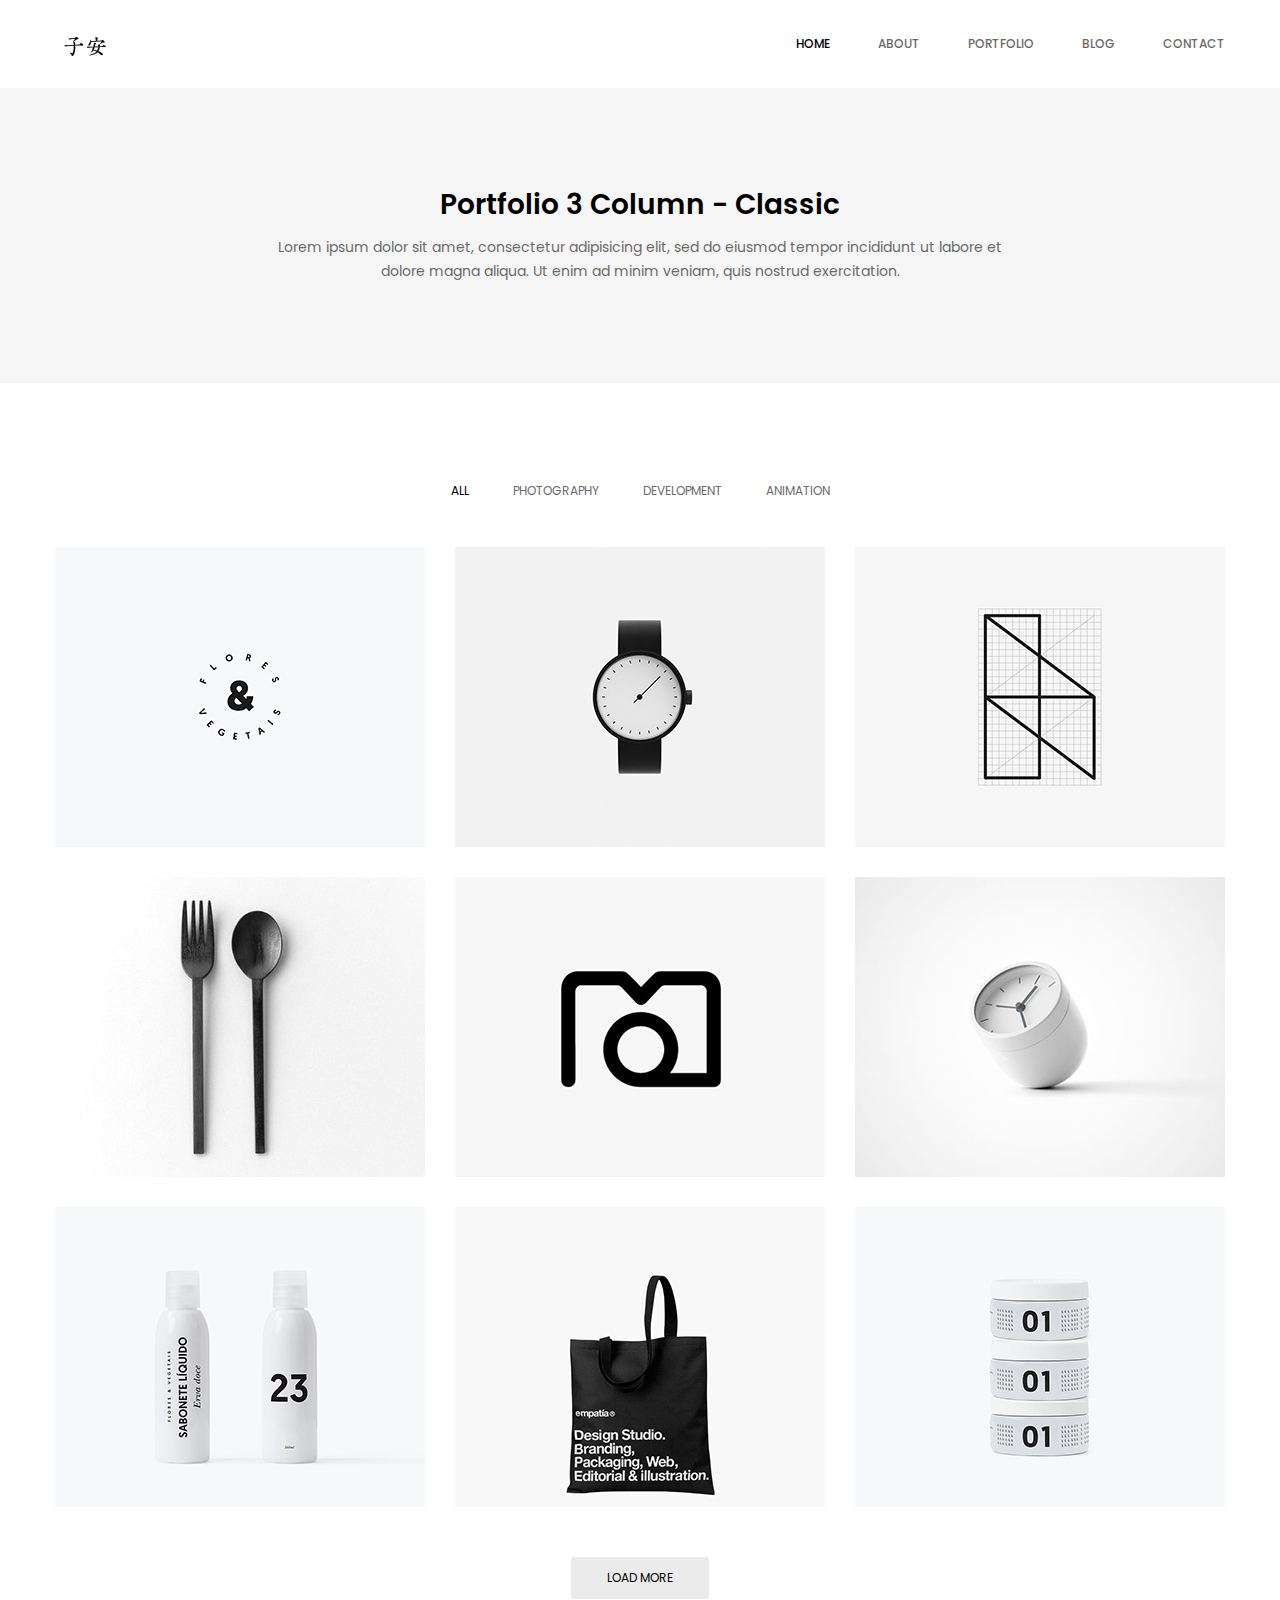
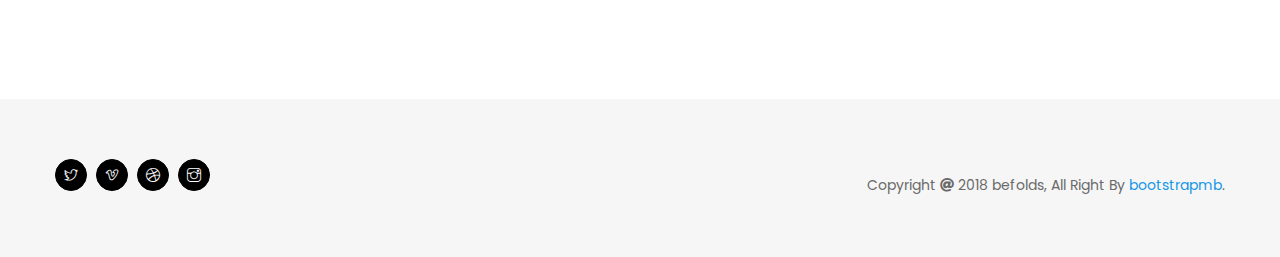
<file: portfolio-3-col.html>
﻿<!doctype html>
<html class="no-js" lang="zxx">
    <head>
        <meta charset="utf-8">
        <meta http-equiv="x-ua-compatible" content="ie=edge">
        <title>Befold - Minimal Portfolio Template</title>
        <meta name="description" content="">
        <meta name="viewport" content="width=device-width, initial-scale=1">

        <link rel="manifest" href="site.webmanifest">
		<link rel="shortcut icon" type="image/x-icon" href="img/favicon.ico">
        <!-- Place favicon.ico in the root directory -->

		<!-- CSS here -->
        <link rel="stylesheet" href="css/bootstrap.min.css">
        <link rel="stylesheet" href="css/owl.carousel.min.css">
        <link rel="stylesheet" href="css/animate.min.css">
        <link rel="stylesheet" href="css/magnific-popup.css">
        <link rel="stylesheet" href="css/fontawesome-all.min.css">
        <link rel="stylesheet" href="css/meanmenu.css">
        <link rel="stylesheet" href="css/themify-icons.css">
        <link rel="stylesheet" href="css/slick.css">
        <link rel="stylesheet" href="css/default.css">
        <link rel="stylesheet" href="css/style.css">
        <link rel="stylesheet" href="css/responsive.css">
    </head>
    <body>
        <!--[if lte IE 9]>
            <p class="browserupgrade">You are using an <strong>outdated</strong> browser. Please <a href="https://browsehappy.com/">upgrade your browser</a> to improve your experience and security.</p>
        <![endif]-->
		<header>
			<!-- header-top-area-start -->
			<div class="header-top-area">
				<div class="container">
					<div class="row">
						<div class="col-xl-3 col-lg-3">
							<div class="logo">
								<a href="index.html"><img src="img/logo/logo.png" alt="" /></a>
							</div>
						</div>
						<div class="col-xl-9 col-lg-9">
							<div class="main-menu text-right">
								<nav id="mobile-menu">
									<ul>
										<li class="active"><a href="index.html">home </a>
											<ul class="sub-menu text-left">
												<li><a href="index.html">home 1</a></li>
												<li><a href="index-2.html">home 2</a></li>
												<li><a href="index-3.html">home 3</a></li>
											</ul>
										</li>
										<li><a href="about.html">about</a></li>
										<li><a href="portfolio-3-col.html">portfolio</a>
											<ul class="sub-menu text-left">
												<li><a href="portfolio-3-col.html">portfolio 3 col</a></li>
												<li><a href="portfolio-3-col-masonry.html">portfolio 3 col masonry</a></li>
												<li><a href="portfolio-4-col.html">portfolio 4 col</a></li>
												<li><a href="portfolio-4-col-masonry.html">portfolio 4 col masonry</a></li>
												<li><a href="portfolio-details.html">portfolio details</a></li>
											</ul>
										</li>
										<li><a href="blog-default.html">blog </a>
											<ul class="sub-menu text-left">
												<li><a href="blog-default.html">blog default</a></li>
												<li><a href="blog-details.html">blog details</a></li>
											</ul>
										</li>
										<li><a href="contact.html">contact</a></li>
									</ul>
								</nav>
							</div>
							<div class="mobile-menu"></div>
						</div>
					</div>
				</div>
			</div>
			<!-- header-top-area-end -->
		</header>
		<!-- breadcrumb-area-start -->
		<div class="breadcrumb-area pt-100 pb-100 gray-bg">
			<div class="container">
				<div class="row">
					<div class="col-xl-8 col-lg-8 offset-lg-2 offset-xl-2">
						<div class="breadcrumb-text text-center">
							<h3>Portfolio 3 Column - Classic</h3>
							<p>Lorem ipsum dolor sit amet, consectetur adipisicing elit, sed do eiusmod tempor incididunt ut labore et dolore magna aliqua. Ut enim ad minim veniam, quis nostrud exercitation.</p>
						</div>
					</div>
				</div>
			</div>
		</div>
		<!-- breadcrumb-area-end -->
		<!-- portfolio-area start -->
		<div class="portfolio-area  pt-95 pb-100">
			<div class="container">
				<div class="row">
					<div class="col-xl-12">
						<div class="portfolio-menu text-center mb-45">
							<button class="active" data-filter="*">All</button>
							<button data-filter=".cat1">photography</button>
							<button data-filter=".cat2"> development</button>
							<button data-filter=".cat3">animation</button>
						</div>
					</div>
				</div>
				<div class="row grid">
					<div class="col-xl-4 col-lg-4 col-md-6 grid-item cat1 cat3">
						<div class="portfolio-wrapper mb-30">
							<div class="portfolio-img">
								<a class="image-link" href="img/portfolio/portfolio-3/1.jpg"><img src="img/portfolio/portfolio-3/1.jpg" alt="" /></a>
								<div class="portfolio-content">
									<h4><a href="#">Apple Imac Mockup</a></h4>
									<span>Animation</span>
								</div>
							</div>
						</div>
					</div>
					<div class="col-xl-4 col-lg-4 col-md-6 grid-item cat2 cat3">
						<div class="portfolio-wrapper mb-30">
							<div class="portfolio-img">
								<a class="image-link" href="img/portfolio/portfolio-3/2.jpg"><img src="img/portfolio/portfolio-3/2.jpg" alt="" /></a>
								<div class="portfolio-content">
									<h4><a href="#">Apple Imac Mockup</a></h4>
									<span>Animation</span>
								</div>
							</div>
						</div>
					</div>
					<div class="col-xl-4 col-lg-4 col-md-6 grid-item cat3 cat1">
						<div class="portfolio-wrapper mb-30">
							<div class="portfolio-img">
								<a class="image-link" href="img/portfolio/portfolio-3/3.jpg"><img src="img/portfolio/portfolio-3/3.jpg" alt="" /></a>
								<div class="portfolio-content">
									<h4><a href="#">Apple Imac Mockup</a></h4>
									<span>Animation</span>
								</div>
							</div>
						</div>
					</div>
					<div class="col-xl-4 col-lg-4 col-md-6 grid-item cat1 cat3">
						<div class="portfolio-wrapper mb-30">
							<div class="portfolio-img">
								<a class="image-link" href="img/portfolio/portfolio-3/4.jpg"><img src="img/portfolio/portfolio-3/4.jpg" alt="" /></a>
								<div class="portfolio-content">
									<h4><a href="#">Apple Imac Mockup</a></h4>
									<span>Animation</span>
								</div>
							</div>
						</div>
					</div>
					<div class="col-xl-4 col-lg-4 col-md-6 grid-item cat2 cat3">
						<div class="portfolio-wrapper mb-30">
							<div class="portfolio-img">
								<a class="image-link" href="img/portfolio/portfolio-3/5.jpg"><img src="img/portfolio/portfolio-3/5.jpg" alt="" /></a>
								<div class="portfolio-content">
									<h4><a href="#">Apple Imac Mockup</a></h4>
									<span>Animation</span>
								</div>
							</div>
						</div>
					</div>
					<div class="col-xl-4 col-lg-4 col-md-6 grid-item cat1 cat2">
						<div class="portfolio-wrapper mb-30">
							<div class="portfolio-img">
								<a class="image-link" href="img/portfolio/portfolio-3/6.jpg"><img src="img/portfolio/portfolio-3/6.jpg" alt="" /></a>
								<div class="portfolio-content">
									<h4><a href="#">Apple Imac Mockup</a></h4>
									<span>Animation</span>
								</div>
							</div>
						</div>
					</div>
					<div class="col-xl-4 col-lg-4 col-md-6 grid-item cat3 cat1">
						<div class="portfolio-wrapper mb-30">
							<div class="portfolio-img">
								<a class="image-link" href="img/portfolio/portfolio-3/7.jpg"><img src="img/portfolio/portfolio-3/7.jpg" alt="" /></a>
								<div class="portfolio-content">
									<h4><a href="#">Apple Imac Mockup</a></h4>
									<span>Animation</span>
								</div>
							</div>
						</div>
					</div>
					<div class="col-xl-4 col-lg-4 col-md-6 grid-item cat2 cat3">
						<div class="portfolio-wrapper mb-30">
							<div class="portfolio-img">
								<a class="image-link" href="img/portfolio/portfolio-3/8.jpg"><img src="img/portfolio/portfolio-3/8.jpg" alt="" /></a>
								<div class="portfolio-content">
									<h4><a href="#">Apple Imac Mockup</a></h4>
									<span>Animation</span>
								</div>
							</div>
						</div>
					</div>
					<div class="col-xl-4 col-lg-4 col-md-6 grid-item cat2 cat3 cat1">
						<div class="portfolio-wrapper mb-30">
							<div class="portfolio-img">
								<a class="image-link" href="img/portfolio/portfolio-3/9.jpg"><img src="img/portfolio/portfolio-3/9.jpg" alt="" /></a>
								<div class="portfolio-content">
									<h4><a href="#">Apple Imac Mockup</a></h4>
									<span>Animation</span>
								</div>
							</div>
						</div>
					</div>
				</div>
				<div class="portfolio-btn mt-20 text-center">
					<a class="btn" href="#">load more</a>
				</div>
			</div>
		</div>
		<!-- portfolio-area end -->
		<!-- footer-area-start -->
		<footer>
			<div class="footer-area gray-bg pt-60 pb-40">
				<div class="container">
					<div class="row">
						<div class="col-xl-5 col-lg-5 col-md-5 mb-20">
							<div class="footer-icon">
								<a href="#"><span class="ti-twitter"></span></a>
								<a href="#"><span class="ti-vimeo"></span></a>
								<a href="#"><span class="ti-dribbble"></span></a>
								<a href="#"><span class="ti-instagram"></span></a>
							</div>
						</div>
						<div class="col-xl-7 col-lg-7 col-md-7 mb-20">
							<div class="copyright text-md-right">
								<p>Copyright <i class="fas fa-at"></i> 2018 befolds, All Right By <a href="http://www.bootstrapmb.com/">bootstrapmb</a>.</p>
							</div>
						</div>
					</div>
				</div>
			</div>
		</footer>
		<!-- footer-area-end -->
		
		
		
		
		
		
		
		
		
		
		



		<!-- JS here -->
        <script src="js/vendor/modernizr-3.5.0.min.js"></script>
        <script src="js/vendor/jquery-1.12.4.min.js"></script>
        <script src="js/popper.min.js"></script>
        <script src="js/bootstrap.min.js"></script>
        <script src="js/owl.carousel.min.js"></script>
        <script src="js/isotope.pkgd.min.js"></script>
        <script src="js/jquery.magnific-popup.min.js"></script>
        <script src="js/slick.min.js"></script>
        <script src="js/jquery.meanmenu.min.js"></script>
        <script src="js/ajax-form.js"></script>
        <script src="js/wow.min.js"></script>
        <script src="js/jquery.scrollUp.min.js"></script>
        <script src="js/imagesloaded.pkgd.min.js"></script>
        <script src="js/jquery.magnific-popup.min.js"></script>
        <script src="js/plugins.js"></script>
        <script src="js/main.js"></script>
    </body>
</html>
</file>
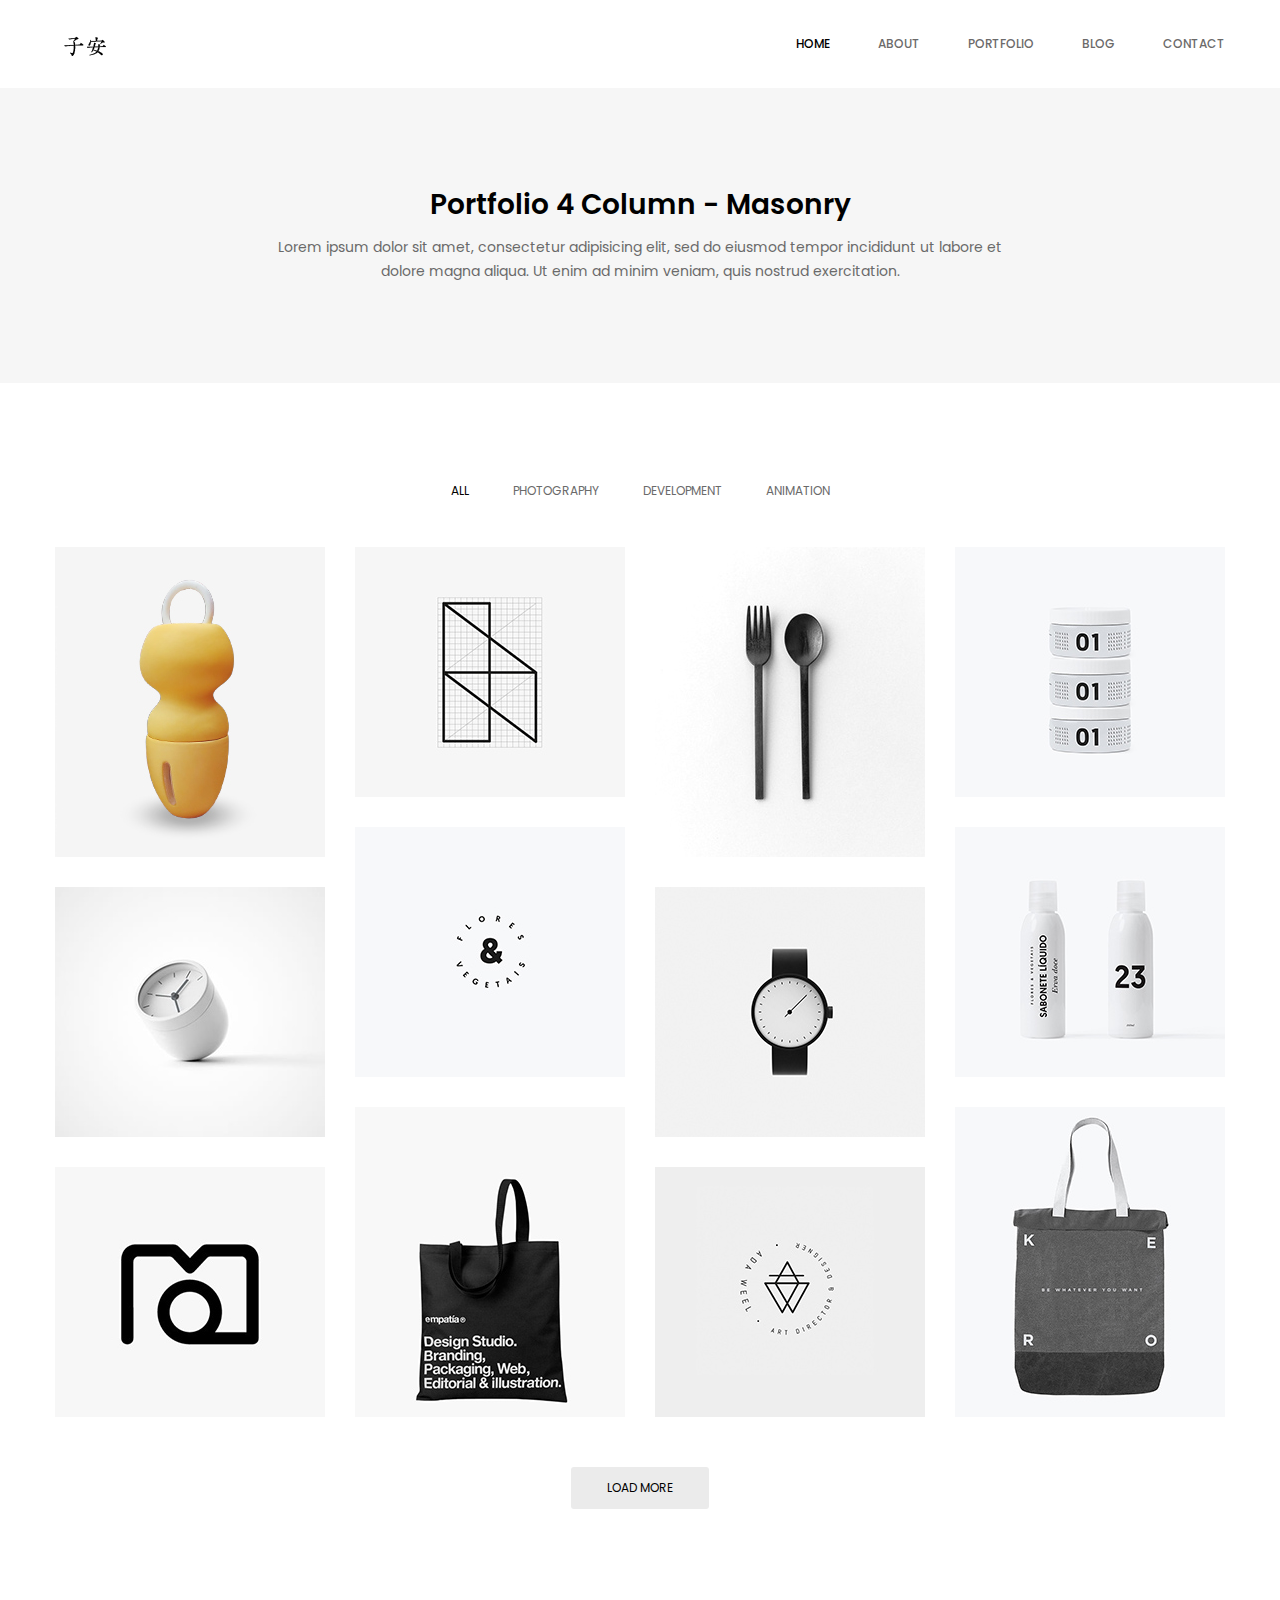
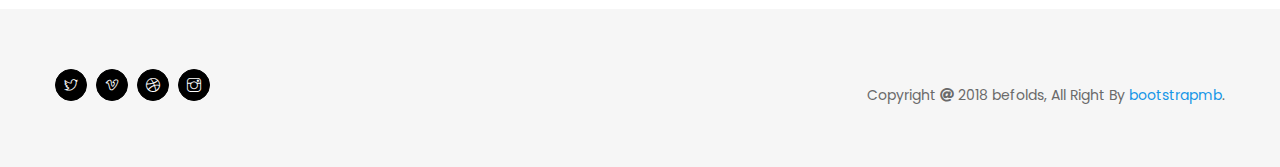
<file: portfolio-4-col-masonry.html>
﻿<!doctype html>
<html class="no-js" lang="zxx">
    <head>
        <meta charset="utf-8">
        <meta http-equiv="x-ua-compatible" content="ie=edge">
        <title>Befold - Minimal Portfolio Template</title>
        <meta name="description" content="">
        <meta name="viewport" content="width=device-width, initial-scale=1">

        <link rel="manifest" href="site.webmanifest">
		<link rel="shortcut icon" type="image/x-icon" href="img/favicon.ico">
        <!-- Place favicon.ico in the root directory -->

		<!-- CSS here -->
        <link rel="stylesheet" href="css/bootstrap.min.css">
        <link rel="stylesheet" href="css/owl.carousel.min.css">
        <link rel="stylesheet" href="css/animate.min.css">
        <link rel="stylesheet" href="css/magnific-popup.css">
        <link rel="stylesheet" href="css/fontawesome-all.min.css">
        <link rel="stylesheet" href="css/meanmenu.css">
        <link rel="stylesheet" href="css/themify-icons.css">
        <link rel="stylesheet" href="css/slick.css">
        <link rel="stylesheet" href="css/default.css">
        <link rel="stylesheet" href="css/style.css">
        <link rel="stylesheet" href="css/responsive.css">
    </head>
    <body>
        <!--[if lte IE 9]>
            <p class="browserupgrade">You are using an <strong>outdated</strong> browser. Please <a href="https://browsehappy.com/">upgrade your browser</a> to improve your experience and security.</p>
        <![endif]-->
		<header>
			<!-- header-top-area-start -->
			<div class="header-top-area">
				<div class="container">
					<div class="row">
						<div class="col-xl-3 col-lg-3">
							<div class="logo">
								<a href="index.html"><img src="img/logo/logo.png" alt="" /></a>
							</div>
						</div>
						<div class="col-xl-9 col-lg-9">
							<div class="main-menu text-right">
								<nav id="mobile-menu">
									<ul>
										<li class="active"><a href="index.html">home </a>
											<ul class="sub-menu text-left">
												<li><a href="index.html">home 1</a></li>
												<li><a href="index-2.html">home 2</a></li>
												<li><a href="index-3.html">home 3</a></li>
											</ul>
										</li>
										<li><a href="about.html">about</a></li>
										<li><a href="portfolio-3-col.html">portfolio</a>
											<ul class="sub-menu text-left">
												<li><a href="portfolio-3-col.html">portfolio 3 col</a></li>
												<li><a href="portfolio-3-col-masonry.html">portfolio 3 col masonry</a></li>
												<li><a href="portfolio-4-col.html">portfolio 4 col</a></li>
												<li><a href="portfolio-4-col-masonry.html">portfolio 4 col masonry</a></li>
												<li><a href="portfolio-details.html">portfolio details</a></li>
											</ul>
										</li>
										<li><a href="blog-default.html">blog </a>
											<ul class="sub-menu text-left">
												<li><a href="blog-default.html">blog default</a></li>
												<li><a href="blog-details.html">blog details</a></li>
											</ul>
										</li>
										<li><a href="contact.html">contact</a></li>
									</ul>
								</nav>
							</div>
							<div class="mobile-menu"></div>
						</div>
					</div>
				</div>
			</div>
			<!-- header-top-area-end -->
		</header>
		<!-- breadcrumb-area-start -->
		<div class="breadcrumb-area pt-100 pb-100 gray-bg">
			<div class="container">
				<div class="row">
					<div class="col-xl-8 col-lg-8 offset-lg-2 offset-xl-2">
						<div class="breadcrumb-text text-center">
							<h3>Portfolio 4 Column - Masonry</h3>
							<p>Lorem ipsum dolor sit amet, consectetur adipisicing elit, sed do eiusmod tempor incididunt ut labore et dolore magna aliqua. Ut enim ad minim veniam, quis nostrud exercitation.</p>
						</div>
					</div>
				</div>
			</div>
		</div>
		<!-- breadcrumb-area-end -->
		<!-- portfolio-area-start -->
		<div class="portfolio-area  pt-95 pb-100">
			<div class="container">
				<div class="row">
					<div class="col-xl-12">
						<div class="portfolio-menu text-center mb-45">
							<button class="active" data-filter="*">All</button>
							<button data-filter=".cat1">photography</button>
							<button data-filter=".cat2"> development</button>
							<button data-filter=".cat3">animation</button>
						</div>
					</div>
				</div>
				<div class="row grid">
					<div class="col-xl-3 col-lg-3 col-md-6 grid-item cat2 cat3">
						<div class="portfolio-wrapper mb-30">
							<div class="portfolio-img">
								<a class="image-link" href="img/portfolio/portfolio-1/1.jpg"><img src="img/portfolio/portfolio-1/1.jpg" alt="" /></a>
								<div class="portfolio-content">
									<h4><a href="#">Apple Imac Mockup</a></h4>
									<span>Animation</span>
								</div>
							</div>
						</div>
					</div>
					<div class="col-xl-3 col-lg-3 col-md-6 grid-item cat1 cat3">
						<div class="portfolio-wrapper mb-30">
							<div class="portfolio-img">
								<a class="image-link" href="img/portfolio/portfolio-1/2.jpg"><img src="img/portfolio/portfolio-1/2.jpg" alt="" /></a>
								<div class="portfolio-content">
									<h4><a href="#">Apple Imac Mockup</a></h4>
									<span>Animation</span>
								</div>
							</div>
						</div>
					</div>
					<div class="col-xl-3 col-lg-3 col-md-6 grid-item cat2 cat1">
						<div class="portfolio-wrapper mb-30">
							<div class="portfolio-img">
								<a class="image-link" href="img/portfolio/portfolio-1/3.jpg"><img src="img/portfolio/portfolio-1/3.jpg" alt="" /></a>
								<div class="portfolio-content">
									<h4><a href="#">Apple Imac Mockup</a></h4>
									<span>Animation</span>
								</div>
							</div>
						</div>
					</div>
					<div class="col-xl-3 col-lg-3 col-md-6 grid-item cat1 cat3">
						<div class="portfolio-wrapper mb-30">
							<div class="portfolio-img">
								<a class="image-link" href="img/portfolio/portfolio-1/4.jpg"><img src="img/portfolio/portfolio-1/4.jpg" alt="" /></a>
								<div class="portfolio-content">
									<h4><a href="#">Apple Imac Mockup</a></h4>
									<span>Animation</span>
								</div>
							</div>
						</div>
					</div>
					<div class="col-xl-3 col-lg-3 col-md-6 grid-item cat1 cat2">
						<div class="portfolio-wrapper mb-30">
							<div class="portfolio-img">
								<a class="image-link" href="img/portfolio/portfolio-1/6.jpg"><img src="img/portfolio/portfolio-1/6.jpg" alt="" /></a>
								<div class="portfolio-content">
									<h4><a href="#">Apple Imac Mockup</a></h4>
									<span>Animation</span>
								</div>
							</div>
						</div>
					</div>
					<div class="col-xl-3 col-lg-3 col-md-6 grid-item cat32 cat3">
						<div class="portfolio-wrapper mb-30">
							<div class="portfolio-img">
								<a class="image-link" href="img/portfolio/portfolio-1/8.jpg"><img src="img/portfolio/portfolio-1/8.jpg" alt="" /></a>
								<div class="portfolio-content">
									<h4><a href="#">Apple Imac Mockup</a></h4>
									<span>Animation</span>
								</div>
							</div>
						</div>
					</div>
					<div class="col-xl-3 col-lg-3 col-md-6 grid-item cat3 cat2">
						<div class="portfolio-wrapper mb-30">
							<div class="portfolio-img">
								<a class="image-link" href="img/portfolio/portfolio-1/5.jpg"><img src="img/portfolio/portfolio-1/5.jpg" alt="" /></a>
								<div class="portfolio-content">
									<h4><a href="#">Apple Imac Mockup</a></h4>
									<span>Animation</span>
								</div>
							</div>
						</div>
					</div>
					<div class="col-xl-3 col-lg-3 col-md-6 grid-item cat1 cat3">
						<div class="portfolio-wrapper mb-30">
							<div class="portfolio-img">
								<a class="image-link" href="img/portfolio/portfolio-1/7.jpg"><img src="img/portfolio/portfolio-1/7.jpg" alt="" /></a>
								<div class="portfolio-content">
									<h4><a href="#">Apple Imac Mockup</a></h4>
									<span>Animation</span>
								</div>
							</div>
						</div>
					</div>
					<div class="col-xl-3 col-lg-3 col-md-6 grid-item cat2 cat2">
						<div class="portfolio-wrapper mb-30">
							<div class="portfolio-img">
								<a class="image-link" href="img/portfolio/portfolio-1/10.jpg"><img src="img/portfolio/portfolio-1/10.jpg" alt="" /></a>
								<div class="portfolio-content">
									<h4><a href="#">Apple Imac Mockup</a></h4>
									<span>Animation</span>
								</div>
							</div>
						</div>
					</div>
					<div class="col-xl-3 col-lg-3 col-md-6 grid-item cat3 cat1">
						<div class="portfolio-wrapper mb-30">
							<div class="portfolio-img">
								<a class="image-link" href="img/portfolio/portfolio-1/12.jpg"><img src="img/portfolio/portfolio-1/12.jpg" alt="" /></a>
								<div class="portfolio-content">
									<h4><a href="#">Apple Imac Mockup</a></h4>
									<span>Animation</span>
								</div>
							</div>
						</div>
					</div>
					<div class="col-xl-3 col-lg-3 col-md-6 grid-item cat2 cat3">
						<div class="portfolio-wrapper mb-30">
							<div class="portfolio-img">
								<a class="image-link" href="img/portfolio/portfolio-1/9.jpg"><img src="img/portfolio/portfolio-1/9.jpg" alt="" /></a>
								<div class="portfolio-content">
									<h4><a href="#">Apple Imac Mockup</a></h4>
									<span>Animation</span>
								</div>
							</div>
						</div>
					</div>
					<div class="col-xl-3 col-lg-3 col-md-6 grid-item cat1 cat3">
						<div class="portfolio-wrapper mb-30">
							<div class="portfolio-img">
								<a class="image-link" href="img/portfolio/portfolio-1/11.jpg"><img src="img/portfolio/portfolio-1/11.jpg" alt="" /></a>
								<div class="portfolio-content">
									<h4><a href="#">Apple Imac Mockup</a></h4>
									<span>Animation</span>
								</div>
							</div>
						</div>
					</div>
				</div>
				<div class="portfolio-btn mt-20 text-center">
					<a class="btn" href="#">load more</a>
				</div>
			</div>
		</div>
		<!-- portfolio-area end -->
		<!-- footer-area-start -->
		<footer>
			<div class="footer-area gray-bg pt-60 pb-40">
				<div class="container">
					<div class="row">
						<div class="col-xl-5 col-lg-5 col-md-5 mb-20">
							<div class="footer-icon">
								<a href="#"><span class="ti-twitter"></span></a>
								<a href="#"><span class="ti-vimeo"></span></a>
								<a href="#"><span class="ti-dribbble"></span></a>
								<a href="#"><span class="ti-instagram"></span></a>
							</div>
						</div>
						<div class="col-xl-7 col-lg-7 col-md-7 mb-20">
							<div class="copyright text-md-right">
								<p>Copyright <i class="fas fa-at"></i> 2018 befolds, All Right By <a href="http://www.bootstrapmb.com/">bootstrapmb</a>.</p>
							</div>
						</div>
					</div>
				</div>
			</div>
		</footer>
		<!-- footer-area-end -->
		
		
		
		
		
		
		
		
		
		
		



		<!-- JS here -->
        <script src="js/vendor/modernizr-3.5.0.min.js"></script>
        <script src="js/vendor/jquery-1.12.4.min.js"></script>
        <script src="js/popper.min.js"></script>
        <script src="js/bootstrap.min.js"></script>
        <script src="js/owl.carousel.min.js"></script>
        <script src="js/isotope.pkgd.min.js"></script>
        <script src="js/jquery.magnific-popup.min.js"></script>
        <script src="js/slick.min.js"></script>
        <script src="js/jquery.meanmenu.min.js"></script>
        <script src="js/ajax-form.js"></script>
        <script src="js/wow.min.js"></script>
        <script src="js/jquery.scrollUp.min.js"></script>
        <script src="js/imagesloaded.pkgd.min.js"></script>
        <script src="js/jquery.magnific-popup.min.js"></script>
        <script src="js/plugins.js"></script>
        <script src="js/main.js"></script>
    </body>
</html>
</file>
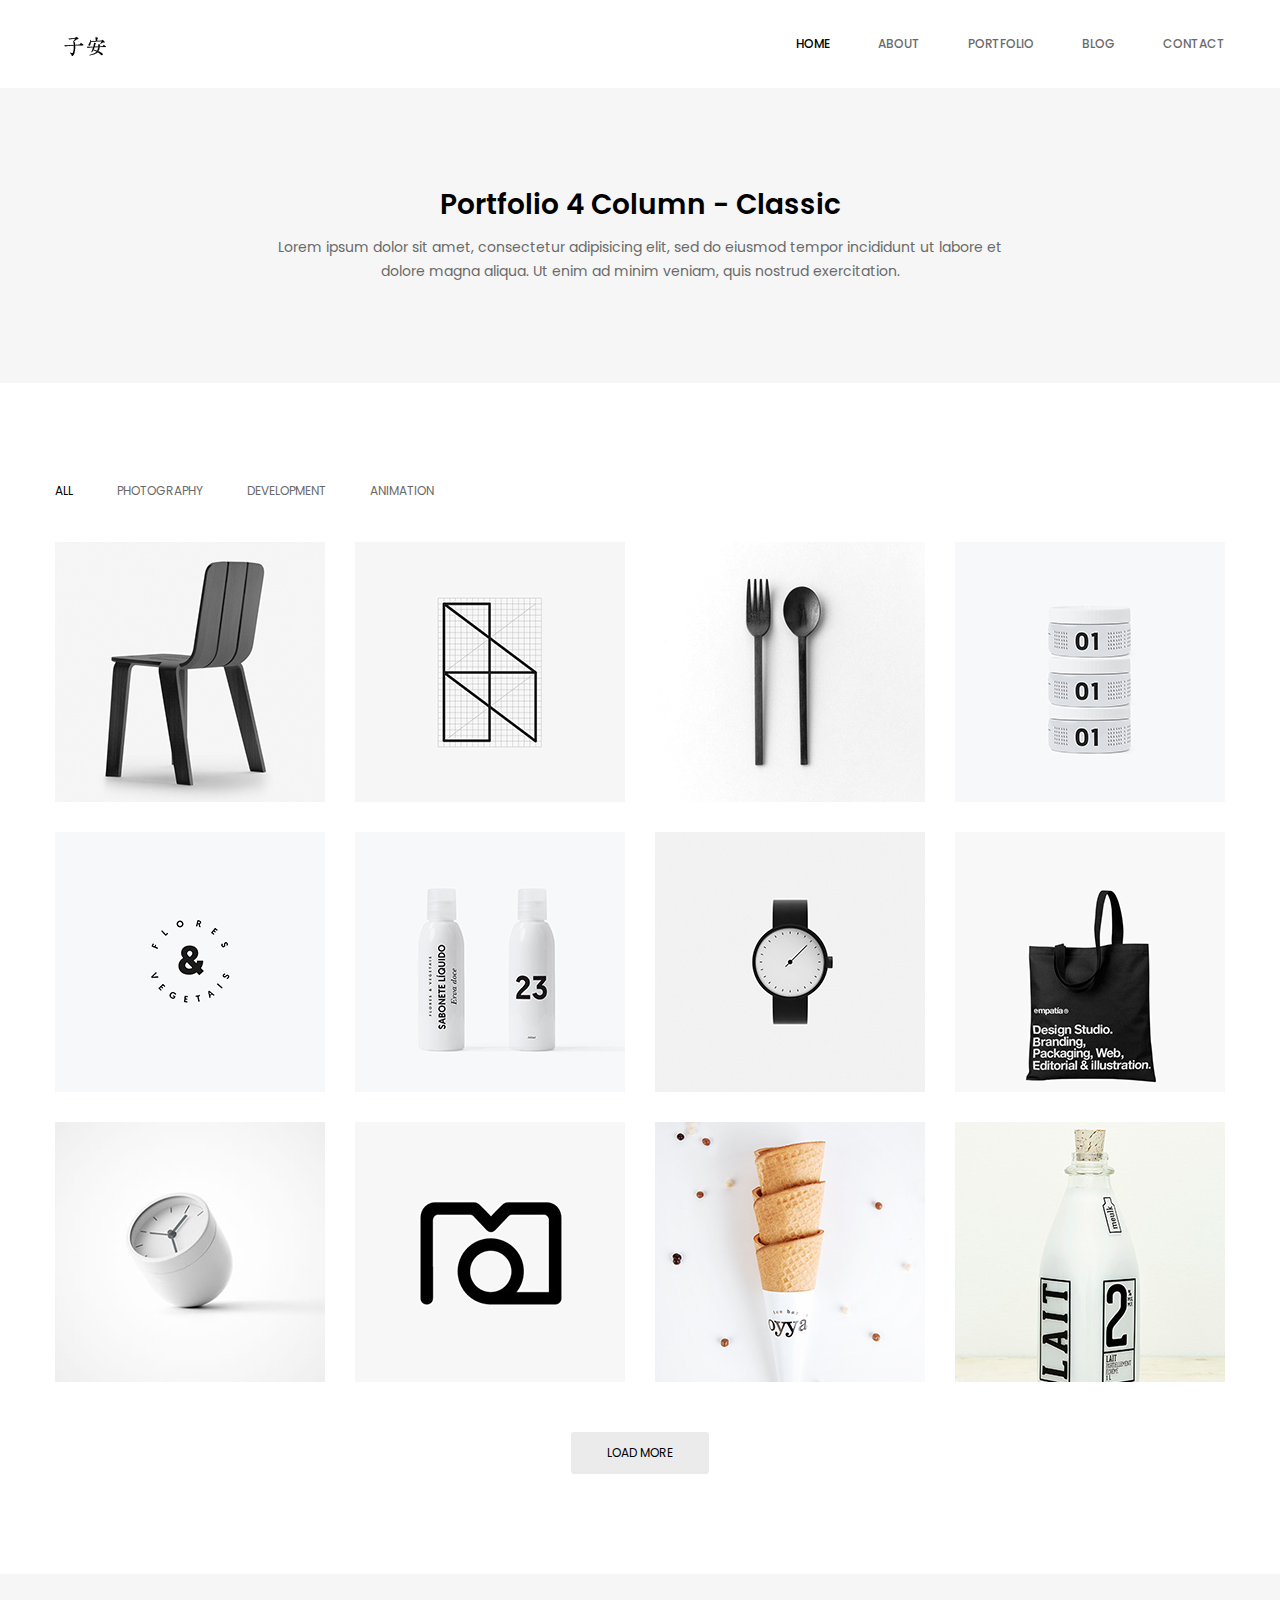
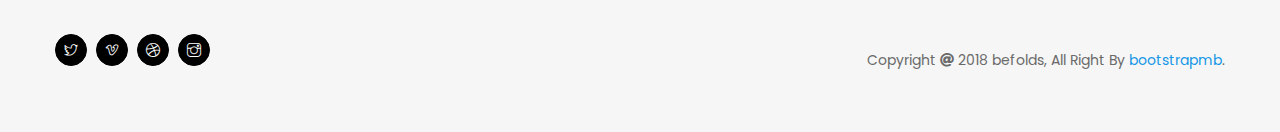
<file: portfolio-4-col.html>
﻿<!doctype html>
<html class="no-js" lang="zxx">
    <head>
        <meta charset="utf-8">
        <meta http-equiv="x-ua-compatible" content="ie=edge">
        <title>Befold - Minimal Portfolio Template</title>
        <meta name="description" content="">
        <meta name="viewport" content="width=device-width, initial-scale=1">

        <link rel="manifest" href="site.webmanifest">
		<link rel="shortcut icon" type="image/x-icon" href="img/favicon.ico">
        <!-- Place favicon.ico in the root directory -->

		<!-- CSS here -->
        <link rel="stylesheet" href="css/bootstrap.min.css">
        <link rel="stylesheet" href="css/owl.carousel.min.css">
        <link rel="stylesheet" href="css/animate.min.css">
        <link rel="stylesheet" href="css/magnific-popup.css">
        <link rel="stylesheet" href="css/fontawesome-all.min.css">
        <link rel="stylesheet" href="css/meanmenu.css">
        <link rel="stylesheet" href="css/themify-icons.css">
        <link rel="stylesheet" href="css/slick.css">
        <link rel="stylesheet" href="css/default.css">
        <link rel="stylesheet" href="css/style.css">
        <link rel="stylesheet" href="css/responsive.css">
    </head>
    <body>
        <!--[if lte IE 9]>
            <p class="browserupgrade">You are using an <strong>outdated</strong> browser. Please <a href="https://browsehappy.com/">upgrade your browser</a> to improve your experience and security.</p>
        <![endif]-->
		<header>
			<!-- header-top-area-start -->
			<div class="header-top-area">
				<div class="container">
					<div class="row">
						<div class="col-xl-3 col-lg-3">
							<div class="logo">
								<a href="index.html"><img src="img/logo/logo.png" alt="" /></a>
							</div>
						</div>
						<div class="col-xl-9 col-lg-9">
							<div class="main-menu text-right">
								<nav id="mobile-menu">
									<ul>
										<li class="active"><a href="index.html">home </a>
											<ul class="sub-menu text-left">
												<li><a href="index.html">home 1</a></li>
												<li><a href="index-2.html">home 2</a></li>
												<li><a href="index-3.html">home 3</a></li>
											</ul>
										</li>
										<li><a href="about.html">about</a></li>
										<li><a href="portfolio-3-col.html">portfolio</a>
											<ul class="sub-menu text-left">
												<li><a href="portfolio-3-col.html">portfolio 3 col</a></li>
												<li><a href="portfolio-3-col-masonry.html">portfolio 3 col masonry</a></li>
												<li><a href="portfolio-4-col.html">portfolio 4 col</a></li>
												<li><a href="portfolio-4-col-masonry.html">portfolio 4 col masonry</a></li>
												<li><a href="portfolio-details.html">portfolio details</a></li>
											</ul>
										</li>
										<li><a href="blog-default.html">blog </a>
											<ul class="sub-menu text-left">
												<li><a href="blog-default.html">blog default</a></li>
												<li><a href="blog-details.html">blog details</a></li>
											</ul>
										</li>
										<li><a href="contact.html">contact</a></li>
									</ul>
								</nav>
							</div>
							<div class="mobile-menu"></div>
						</div>
					</div>
				</div>
			</div>
			<!-- header-top-area-end -->
		</header>
		<!-- breadcrumb-area-start -->
		<div class="breadcrumb-area pt-100 pb-100 gray-bg">
			<div class="container">
				<div class="row">
					<div class="col-xl-8 col-lg-8 offset-lg-2 offset-xl-2">
						<div class="breadcrumb-text text-center">
							<h3>Portfolio 4 Column - Classic</h3>
							<p>Lorem ipsum dolor sit amet, consectetur adipisicing elit, sed do eiusmod tempor incididunt ut labore et dolore magna aliqua. Ut enim ad minim veniam, quis nostrud exercitation.</p>
						</div>
					</div>
				</div>
			</div>
		</div>
		<!-- breadcrumb-area-end -->
		<!-- portfolio-area start -->
		<div class="portfolio-area  pt-95 pb-100">
			<div class="container">
				<div class="row">
					<div class="col-xl-12">
						<div class="portfolio-menu mb-40">
							<button class="active" data-filter="*">All</button>
							<button data-filter=".cat1">photography</button>
							<button data-filter=".cat2"> development</button>
							<button data-filter=".cat3">animation</button>
						</div>
					</div>
				</div>
				<div class="row grid">
					<div class="col-xl-3 col-lg-3 col-md-6 grid-item cat1 cat3">
						<div class="portfolio-wrapper mb-30">
							<div class="portfolio-img">
								<a class="image-link" href="img/portfolio/portfolio-4/1.jpg"><img src="img/portfolio/portfolio-4/1.jpg" alt="" /></a>
								<div class="portfolio-content">
									<h4><a href="#">Apple Imac Mockup</a></h4>
									<span>Animation</span>
								</div>
							</div>
						</div>
					</div>
					<div class="col-xl-3 col-lg-3 col-md-6 grid-item cat2 cat1">
						<div class="portfolio-wrapper mb-30">
							<div class="portfolio-img">
								<a class="image-link" href="img/portfolio/portfolio-4/2.jpg"><img src="img/portfolio/portfolio-4/2.jpg" alt="" /></a>
								<div class="portfolio-content">
									<h4><a href="#">Apple Imac Mockup</a></h4>
									<span>Animation</span>
								</div>
							</div>
						</div>
					</div>
					<div class="col-xl-3 col-lg-3 col-md-6 grid-item cat2 cat3">
						<div class="portfolio-wrapper mb-30">
							<div class="portfolio-img">
								<a class="image-link" href="img/portfolio/portfolio-4/3.jpg"><img src="img/portfolio/portfolio-4/3.jpg" alt="" /></a>
								<div class="portfolio-content">
									<h4><a href="#">Apple Imac Mockup</a></h4>
									<span>Animation</span>
								</div>
							</div>
						</div>
					</div>
					<div class="col-xl-3 col-lg-3 col-md-6 grid-item cat1 cat2">
						<div class="portfolio-wrapper mb-30">
							<div class="portfolio-img">
								<a class="image-link" href="img/portfolio/portfolio-4/4.jpg"><img src="img/portfolio/portfolio-4/4.jpg" alt="" /></a>
								<div class="portfolio-content">
									<h4><a href="#">Apple Imac Mockup</a></h4>
									<span>Animation</span>
								</div>
							</div>
						</div>
					</div>
					<div class="col-xl-3 col-lg-3 col-md-6 grid-item cat2 cat3">
						<div class="portfolio-wrapper mb-30">
							<div class="portfolio-img">
								<a class="image-link" href="img/portfolio/portfolio-4/5.jpg"><img src="img/portfolio/portfolio-4/5.jpg" alt="" /></a>
								<div class="portfolio-content">
									<h4><a href="#">Apple Imac Mockup</a></h4>
									<span>Animation</span>
								</div>
							</div>
						</div>
					</div>
					<div class="col-xl-3 col-lg-3 col-md-6 grid-item cat1 cat2">
						<div class="portfolio-wrapper mb-30">
							<div class="portfolio-img">
								<a class="image-link" href="img/portfolio/portfolio-4/6.jpg"><img src="img/portfolio/portfolio-4/6.jpg" alt="" /></a>
								<div class="portfolio-content">
									<h4><a href="#">Apple Imac Mockup</a></h4>
									<span>Animation</span>
								</div>
							</div>
						</div>
					</div>
					<div class="col-xl-3 col-lg-3 col-md-6 grid-item cat3 cat2">
						<div class="portfolio-wrapper mb-30">
							<div class="portfolio-img">
								<a class="image-link" href="img/portfolio/portfolio-4/7.jpg"><img src="img/portfolio/portfolio-4/7.jpg" alt="" /></a>
								<div class="portfolio-content">
									<h4><a href="#">Apple Imac Mockup</a></h4>
									<span>Animation</span>
								</div>
							</div>
						</div>
					</div>
					<div class="col-xl-3 col-lg-3 col-md-6 grid-item cat1 cat3">
						<div class="portfolio-wrapper mb-30">
							<div class="portfolio-img">
								<a class="image-link" href="img/portfolio/portfolio-4/8.jpg"><img src="img/portfolio/portfolio-4/8.jpg" alt="" /></a>
								<div class="portfolio-content">
									<h4><a href="#">Apple Imac Mockup</a></h4>
									<span>Animation</span>
								</div>
							</div>
						</div>
					</div>
					<div class="col-xl-3 col-lg-3 col-md-6 grid-item cat2 cat3">
						<div class="portfolio-wrapper mb-30">
							<div class="portfolio-img">
								<a class="image-link" href="img/portfolio/portfolio-4/9.jpg"><img src="img/portfolio/portfolio-4/9.jpg" alt="" /></a>
								<div class="portfolio-content">
									<h4><a href="#">Apple Imac Mockup</a></h4>
									<span>Animation</span>
								</div>
							</div>
						</div>
					</div>
					<div class="col-xl-3 col-lg-3 col-md-6 grid-item cat3 cat1">
						<div class="portfolio-wrapper mb-30">
							<div class="portfolio-img">
								<a class="image-link" href="img/portfolio/portfolio-4/10.jpg"><img src="img/portfolio/portfolio-4/10.jpg" alt="" /></a>
								<div class="portfolio-content">
									<h4><a href="#">Apple Imac Mockup</a></h4>
									<span>Animation</span>
								</div>
							</div>
						</div>
					</div>
					<div class="col-xl-3 col-lg-3 col-md-6 grid-item cat1 cat2">
						<div class="portfolio-wrapper mb-30">
							<div class="portfolio-img">
								<a class="image-link" href="img/portfolio/portfolio-4/11.jpg"><img src="img/portfolio/portfolio-4/11.jpg" alt="" /></a>
								<div class="portfolio-content">
									<h4><a href="#">Apple Imac Mockup</a></h4>
									<span>Animation</span>
								</div>
							</div>
						</div>
					</div>
					<div class="col-xl-3 col-lg-3 col-md-6 grid-item cat2 cat3">
						<div class="portfolio-wrapper mb-30">
							<div class="portfolio-img">
								<a class="image-link" href="img/portfolio/portfolio-4/12.jpg"><img src="img/portfolio/portfolio-4/12.jpg" alt="" /></a>
								<div class="portfolio-content">
									<h4><a href="#">Apple Imac Mockup</a></h4>
									<span>Animation</span>
								</div>
							</div>
						</div>
					</div>
				</div>
				<div class="portfolio-btn mt-20 text-center">
					<a class="btn" href="#">load more</a>
				</div>
			</div>
		</div>
		<!-- portfolio-area end -->
		<!-- footer-area-start -->
		<footer>
			<div class="footer-area gray-bg pt-60 pb-40">
				<div class="container">
					<div class="row">
						<div class="col-xl-5 col-lg-5 col-md-5 mb-20">
							<div class="footer-icon">
								<a href="#"><span class="ti-twitter"></span></a>
								<a href="#"><span class="ti-vimeo"></span></a>
								<a href="#"><span class="ti-dribbble"></span></a>
								<a href="#"><span class="ti-instagram"></span></a>
							</div>
						</div>
						<div class="col-xl-7 col-lg-7 col-md-7 mb-20">
							<div class="copyright text-md-right">
								<p>Copyright <i class="fas fa-at"></i> 2018 befolds, All Right By <a href="http://www.bootstrapmb.com/">bootstrapmb</a>.</p>
							</div>
						</div>
					</div>
				</div>
			</div>
		</footer>
		<!-- footer-area-end -->
		
		
		
		
		
		
		
		
		
		
		



		<!-- JS here -->
        <script src="js/vendor/modernizr-3.5.0.min.js"></script>
        <script src="js/vendor/jquery-1.12.4.min.js"></script>
        <script src="js/popper.min.js"></script>
        <script src="js/bootstrap.min.js"></script>
        <script src="js/owl.carousel.min.js"></script>
        <script src="js/isotope.pkgd.min.js"></script>
        <script src="js/jquery.magnific-popup.min.js"></script>
        <script src="js/slick.min.js"></script>
        <script src="js/jquery.meanmenu.min.js"></script>
        <script src="js/ajax-form.js"></script>
        <script src="js/wow.min.js"></script>
        <script src="js/jquery.scrollUp.min.js"></script>
        <script src="js/imagesloaded.pkgd.min.js"></script>
        <script src="js/jquery.magnific-popup.min.js"></script>
        <script src="js/plugins.js"></script>
        <script src="js/main.js"></script>
    </body>
</html>
</file>
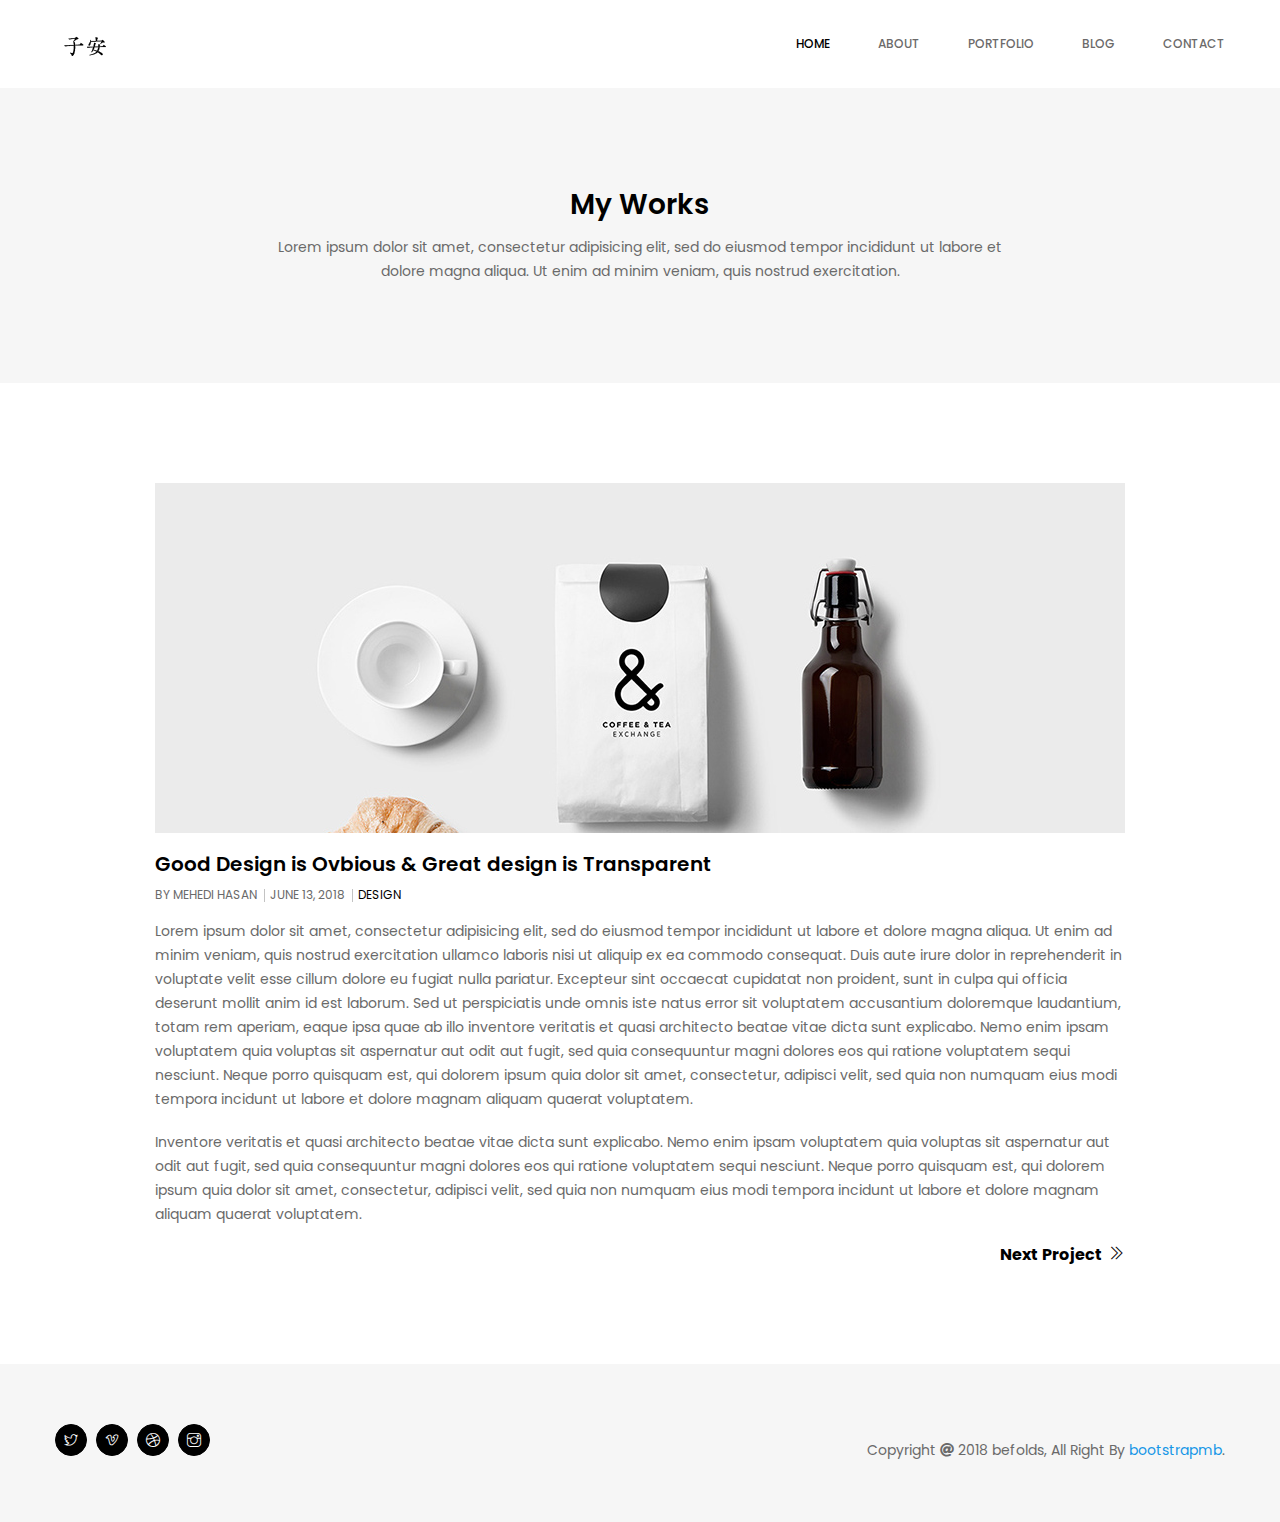
<file: portfolio-details.html>
﻿<!doctype html>
<html class="no-js" lang="zxx">
    <head>
        <meta charset="utf-8">
        <meta http-equiv="x-ua-compatible" content="ie=edge">
        <title>Befold - Minimal Portfolio Template</title>
        <meta name="description" content="">
        <meta name="viewport" content="width=device-width, initial-scale=1">

        <link rel="manifest" href="site.webmanifest">
		<link rel="shortcut icon" type="image/x-icon" href="img/favicon.ico">
        <!-- Place favicon.ico in the root directory -->

		<!-- CSS here -->
        <link rel="stylesheet" href="css/bootstrap.min.css">
        <link rel="stylesheet" href="css/owl.carousel.min.css">
        <link rel="stylesheet" href="css/animate.min.css">
        <link rel="stylesheet" href="css/magnific-popup.css">
        <link rel="stylesheet" href="css/fontawesome-all.min.css">
        <link rel="stylesheet" href="css/meanmenu.css">
        <link rel="stylesheet" href="css/themify-icons.css">
        <link rel="stylesheet" href="css/slick.css">
        <link rel="stylesheet" href="css/default.css">
        <link rel="stylesheet" href="css/style.css">
        <link rel="stylesheet" href="css/responsive.css">
    </head>
    <body>
        <!--[if lte IE 9]>
            <p class="browserupgrade">You are using an <strong>outdated</strong> browser. Please <a href="https://browsehappy.com/">upgrade your browser</a> to improve your experience and security.</p>
        <![endif]-->
		<header>
			<!-- header-top-area-start -->
			<div class="header-top-area">
				<div class="container">
					<div class="row">
						<div class="col-xl-3 col-lg-3">
							<div class="logo">
								<a href="index.html"><img src="img/logo/logo.png" alt="" /></a>
							</div>
						</div>
						<div class="col-xl-9 col-lg-9">
							<div class="main-menu text-right">
								<nav id="mobile-menu">
									<ul>
										<li class="active"><a href="index.html">home </a>
											<ul class="sub-menu text-left">
												<li><a href="index.html">home 1</a></li>
												<li><a href="index-2.html">home 2</a></li>
												<li><a href="index-3.html">home 3</a></li>
											</ul>
										</li>
										<li><a href="about.html">about</a></li>
										<li><a href="portfolio-3-col.html">portfolio</a>
											<ul class="sub-menu text-left">
												<li><a href="portfolio-3-col.html">portfolio 3 col</a></li>
												<li><a href="portfolio-3-col-masonry.html">portfolio 3 col masonry</a></li>
												<li><a href="portfolio-4-col.html">portfolio 4 col</a></li>
												<li><a href="portfolio-4-col-masonry.html">portfolio 4 col masonry</a></li>
												<li><a href="portfolio-details.html">portfolio details</a></li>
											</ul>
										</li>
										<li><a href="blog-default.html">blog </a>
											<ul class="sub-menu text-left">
												<li><a href="blog-default.html">blog default</a></li>
												<li><a href="blog-details.html">blog details</a></li>
											</ul>
										</li>
										<li><a href="contact.html">contact</a></li>
									</ul>
								</nav>
							</div>
							<div class="mobile-menu"></div>
						</div>
					</div>
				</div>
			</div>
			<!-- header-top-area-end -->
		</header>
		<!-- breadcrumb-area-start -->
		<div class="breadcrumb-area pt-100 pb-100 gray-bg">
			<div class="container">
				<div class="row">
					<div class="col-xl-8 col-lg-8 offset-lg-2 offset-xl-2">
						<div class="breadcrumb-text text-center">
							<h3>My Works</h3>
							<p>Lorem ipsum dolor sit amet, consectetur adipisicing elit, sed do eiusmod tempor incididunt ut labore et dolore magna aliqua. Ut enim ad minim veniam, quis nostrud exercitation.</p>
						</div>
					</div>
				</div>
			</div>
		</div>
		<!-- breadcrumb-area-end -->
		<!-- project-details-area-start -->
		<div class="project-details-area pt-100 pb-100">
			<div class="container">
				<div class="row">
					<div class="col-xl-10 col-lg-10 offset-lg-1 offset-xl-1">
						<div class="projct-details-wrapper">
							<div class="project-img">
								<img src="img/portfolio/portfolio-details.jpg" alt="" />
							</div>
							<div class="project-details-text">
								<h4>Good Design is Ovbious & Great design is Transparent </h4>
								<div class="project-details-meta">
									<span>By  Mehedi Hasan </span>
									<span>June 13, 2018 </span>
									<span><a href="#">Design</a></span>
								</div>
								<p>Lorem ipsum dolor sit amet, consectetur adipisicing elit, sed do eiusmod tempor incididunt ut labore et dolore magna aliqua. Ut enim ad minim veniam, quis nostrud exercitation ullamco laboris nisi ut aliquip ex ea commodo consequat. Duis aute irure dolor in reprehenderit in voluptate velit esse cillum dolore eu fugiat nulla pariatur. Excepteur sint occaecat cupidatat non proident, sunt in culpa qui officia deserunt mollit anim id est laborum. Sed ut perspiciatis unde omnis iste natus error sit voluptatem accusantium doloremque laudantium, totam rem aperiam, eaque ipsa quae ab illo inventore veritatis et quasi architecto beatae vitae dicta sunt explicabo. Nemo enim ipsam voluptatem quia voluptas sit aspernatur aut odit aut fugit, sed quia consequuntur magni dolores eos qui ratione voluptatem sequi nesciunt. Neque porro quisquam est, qui dolorem ipsum quia dolor sit amet, consectetur, adipisci velit, sed quia non numquam eius modi tempora incidunt ut labore et dolore magnam aliquam quaerat voluptatem.</p>
								<p>Inventore veritatis et quasi architecto beatae vitae dicta sunt explicabo. Nemo enim ipsam voluptatem quia voluptas sit aspernatur aut odit aut fugit, sed quia consequuntur magni dolores eos qui ratione voluptatem sequi nesciunt. Neque porro quisquam est, qui dolorem ipsum quia dolor sit amet, consectetur, adipisci velit, sed quia non numquam eius modi tempora incidunt ut labore et dolore magnam aliquam quaerat voluptatem.</p>
								<h3>Next Project <span class="ti-angle-double-right"></span></h3>
							</div>
						</div>
					</div>
				</div>
			</div>
		</div>
		<!-- project-details-area-end -->
		<!-- footer-area-start -->
		<footer>
			<div class="footer-area gray-bg pt-60 pb-40">
				<div class="container">
					<div class="row">
						<div class="col-xl-5 col-lg-5 col-md-5 mb-20">
							<div class="footer-icon">
								<a href="#"><span class="ti-twitter"></span></a>
								<a href="#"><span class="ti-vimeo"></span></a>
								<a href="#"><span class="ti-dribbble"></span></a>
								<a href="#"><span class="ti-instagram"></span></a>
							</div>
						</div>
						<div class="col-xl-7 col-lg-7 col-md-7 mb-20">
							<div class="copyright text-md-right">
								<p>Copyright <i class="fas fa-at"></i> 2018 befolds, All Right By <a href="http://www.bootstrapmb.com/">bootstrapmb</a>.</p>
							</div>
						</div>
					</div>
				</div>
			</div>
		</footer>
		<!-- footer-area-end -->
		
		
		
		
		
		
		
		
		
		
		



		<!-- JS here -->
        <script src="js/vendor/modernizr-3.5.0.min.js"></script>
        <script src="js/vendor/jquery-1.12.4.min.js"></script>
        <script src="js/popper.min.js"></script>
        <script src="js/bootstrap.min.js"></script>
        <script src="js/owl.carousel.min.js"></script>
        <script src="js/isotope.pkgd.min.js"></script>
        <script src="js/jquery.magnific-popup.min.js"></script>
        <script src="js/slick.min.js"></script>
        <script src="js/jquery.meanmenu.min.js"></script>
        <script src="js/ajax-form.js"></script>
        <script src="js/wow.min.js"></script>
        <script src="js/jquery.scrollUp.min.js"></script>
        <script src="js/imagesloaded.pkgd.min.js"></script>
        <script src="js/jquery.magnific-popup.min.js"></script>
        <script src="js/plugins.js"></script>
        <script src="js/main.js"></script>
    </body>
</html>
</file>
<file: css/themify-icons.css>
@font-face {
	font-family: 'themify';
	src:url('../fonts/themify.eot?-fvbane');
	src:url('../fonts/themify.eot?#iefix-fvbane') format('embedded-opentype'),
		url('../fonts/themify.woff?-fvbane') format('woff'),
		url('../fonts/themify.ttf?-fvbane') format('truetype'),
		url('../fonts/themify.svg?-fvbane#themify') format('svg');
	font-weight: normal;
	font-style: normal;
}

[class^="ti-"], [class*=" ti-"] {
	font-family: 'themify';
	speak: none;
	font-style: normal;
	font-weight: normal;
	font-variant: normal;
	text-transform: none;
	line-height: 1;

	/* Better Font Rendering =========== */
	-webkit-font-smoothing: antialiased;
	-moz-osx-font-smoothing: grayscale;
}

.ti-wand:before {
	content: "\e600";
}
.ti-volume:before {
	content: "\e601";
}
.ti-user:before {
	content: "\e602";
}
.ti-unlock:before {
	content: "\e603";
}
.ti-unlink:before {
	content: "\e604";
}
.ti-trash:before {
	content: "\e605";
}
.ti-thought:before {
	content: "\e606";
}
.ti-target:before {
	content: "\e607";
}
.ti-tag:before {
	content: "\e608";
}
.ti-tablet:before {
	content: "\e609";
}
.ti-star:before {
	content: "\e60a";
}
.ti-spray:before {
	content: "\e60b";
}
.ti-signal:before {
	content: "\e60c";
}
.ti-shopping-cart:before {
	content: "\e60d";
}
.ti-shopping-cart-full:before {
	content: "\e60e";
}
.ti-settings:before {
	content: "\e60f";
}
.ti-search:before {
	content: "\e610";
}
.ti-zoom-in:before {
	content: "\e611";
}
.ti-zoom-out:before {
	content: "\e612";
}
.ti-cut:before {
	content: "\e613";
}
.ti-ruler:before {
	content: "\e614";
}
.ti-ruler-pencil:before {
	content: "\e615";
}
.ti-ruler-alt:before {
	content: "\e616";
}
.ti-bookmark:before {
	content: "\e617";
}
.ti-bookmark-alt:before {
	content: "\e618";
}
.ti-reload:before {
	content: "\e619";
}
.ti-plus:before {
	content: "\e61a";
}
.ti-pin:before {
	content: "\e61b";
}
.ti-pencil:before {
	content: "\e61c";
}
.ti-pencil-alt:before {
	content: "\e61d";
}
.ti-paint-roller:before {
	content: "\e61e";
}
.ti-paint-bucket:before {
	content: "\e61f";
}
.ti-na:before {
	content: "\e620";
}
.ti-mobile:before {
	content: "\e621";
}
.ti-minus:before {
	content: "\e622";
}
.ti-medall:before {
	content: "\e623";
}
.ti-medall-alt:before {
	content: "\e624";
}
.ti-marker:before {
	content: "\e625";
}
.ti-marker-alt:before {
	content: "\e626";
}
.ti-arrow-up:before {
	content: "\e627";
}
.ti-arrow-right:before {
	content: "\e628";
}
.ti-arrow-left:before {
	content: "\e629";
}
.ti-arrow-down:before {
	content: "\e62a";
}
.ti-lock:before {
	content: "\e62b";
}
.ti-location-arrow:before {
	content: "\e62c";
}
.ti-link:before {
	content: "\e62d";
}
.ti-layout:before {
	content: "\e62e";
}
.ti-layers:before {
	content: "\e62f";
}
.ti-layers-alt:before {
	content: "\e630";
}
.ti-key:before {
	content: "\e631";
}
.ti-import:before {
	content: "\e632";
}
.ti-image:before {
	content: "\e633";
}
.ti-heart:before {
	content: "\e634";
}
.ti-heart-broken:before {
	content: "\e635";
}
.ti-hand-stop:before {
	content: "\e636";
}
.ti-hand-open:before {
	content: "\e637";
}
.ti-hand-drag:before {
	content: "\e638";
}
.ti-folder:before {
	content: "\e639";
}
.ti-flag:before {
	content: "\e63a";
}
.ti-flag-alt:before {
	content: "\e63b";
}
.ti-flag-alt-2:before {
	content: "\e63c";
}
.ti-eye:before {
	content: "\e63d";
}
.ti-export:before {
	content: "\e63e";
}
.ti-exchange-vertical:before {
	content: "\e63f";
}
.ti-desktop:before {
	content: "\e640";
}
.ti-cup:before {
	content: "\e641";
}
.ti-crown:before {
	content: "\e642";
}
.ti-comments:before {
	content: "\e643";
}
.ti-comment:before {
	content: "\e644";
}
.ti-comment-alt:before {
	content: "\e645";
}
.ti-close:before {
	content: "\e646";
}
.ti-clip:before {
	content: "\e647";
}
.ti-angle-up:before {
	content: "\e648";
}
.ti-angle-right:before {
	content: "\e649";
}
.ti-angle-left:before {
	content: "\e64a";
}
.ti-angle-down:before {
	content: "\e64b";
}
.ti-check:before {
	content: "\e64c";
}
.ti-check-box:before {
	content: "\e64d";
}
.ti-camera:before {
	content: "\e64e";
}
.ti-announcement:before {
	content: "\e64f";
}
.ti-brush:before {
	content: "\e650";
}
.ti-briefcase:before {
	content: "\e651";
}
.ti-bolt:before {
	content: "\e652";
}
.ti-bolt-alt:before {
	content: "\e653";
}
.ti-blackboard:before {
	content: "\e654";
}
.ti-bag:before {
	content: "\e655";
}
.ti-move:before {
	content: "\e656";
}
.ti-arrows-vertical:before {
	content: "\e657";
}
.ti-arrows-horizontal:before {
	content: "\e658";
}
.ti-fullscreen:before {
	content: "\e659";
}
.ti-arrow-top-right:before {
	content: "\e65a";
}
.ti-arrow-top-left:before {
	content: "\e65b";
}
.ti-arrow-circle-up:before {
	content: "\e65c";
}
.ti-arrow-circle-right:before {
	content: "\e65d";
}
.ti-arrow-circle-left:before {
	content: "\e65e";
}
.ti-arrow-circle-down:before {
	content: "\e65f";
}
.ti-angle-double-up:before {
	content: "\e660";
}
.ti-angle-double-right:before {
	content: "\e661";
}
.ti-angle-double-left:before {
	content: "\e662";
}
.ti-angle-double-down:before {
	content: "\e663";
}
.ti-zip:before {
	content: "\e664";
}
.ti-world:before {
	content: "\e665";
}
.ti-wheelchair:before {
	content: "\e666";
}
.ti-view-list:before {
	content: "\e667";
}
.ti-view-list-alt:before {
	content: "\e668";
}
.ti-view-grid:before {
	content: "\e669";
}
.ti-uppercase:before {
	content: "\e66a";
}
.ti-upload:before {
	content: "\e66b";
}
.ti-underline:before {
	content: "\e66c";
}
.ti-truck:before {
	content: "\e66d";
}
.ti-timer:before {
	content: "\e66e";
}
.ti-ticket:before {
	content: "\e66f";
}
.ti-thumb-up:before {
	content: "\e670";
}
.ti-thumb-down:before {
	content: "\e671";
}
.ti-text:before {
	content: "\e672";
}
.ti-stats-up:before {
	content: "\e673";
}
.ti-stats-down:before {
	content: "\e674";
}
.ti-split-v:before {
	content: "\e675";
}
.ti-split-h:before {
	content: "\e676";
}
.ti-smallcap:before {
	content: "\e677";
}
.ti-shine:before {
	content: "\e678";
}
.ti-shift-right:before {
	content: "\e679";
}
.ti-shift-left:before {
	content: "\e67a";
}
.ti-shield:before {
	content: "\e67b";
}
.ti-notepad:before {
	content: "\e67c";
}
.ti-server:before {
	content: "\e67d";
}
.ti-quote-right:before {
	content: "\e67e";
}
.ti-quote-left:before {
	content: "\e67f";
}
.ti-pulse:before {
	content: "\e680";
}
.ti-printer:before {
	content: "\e681";
}
.ti-power-off:before {
	content: "\e682";
}
.ti-plug:before {
	content: "\e683";
}
.ti-pie-chart:before {
	content: "\e684";
}
.ti-paragraph:before {
	content: "\e685";
}
.ti-panel:before {
	content: "\e686";
}
.ti-package:before {
	content: "\e687";
}
.ti-music:before {
	content: "\e688";
}
.ti-music-alt:before {
	content: "\e689";
}
.ti-mouse:before {
	content: "\e68a";
}
.ti-mouse-alt:before {
	content: "\e68b";
}
.ti-money:before {
	content: "\e68c";
}
.ti-microphone:before {
	content: "\e68d";
}
.ti-menu:before {
	content: "\e68e";
}
.ti-menu-alt:before {
	content: "\e68f";
}
.ti-map:before {
	content: "\e690";
}
.ti-map-alt:before {
	content: "\e691";
}
.ti-loop:before {
	content: "\e692";
}
.ti-location-pin:before {
	content: "\e693";
}
.ti-list:before {
	content: "\e694";
}
.ti-light-bulb:before {
	content: "\e695";
}
.ti-Italic:before {
	content: "\e696";
}
.ti-info:before {
	content: "\e697";
}
.ti-infinite:before {
	content: "\e698";
}
.ti-id-badge:before {
	content: "\e699";
}
.ti-hummer:before {
	content: "\e69a";
}
.ti-home:before {
	content: "\e69b";
}
.ti-help:before {
	content: "\e69c";
}
.ti-headphone:before {
	content: "\e69d";
}
.ti-harddrives:before {
	content: "\e69e";
}
.ti-harddrive:before {
	content: "\e69f";
}
.ti-gift:before {
	content: "\e6a0";
}
.ti-game:before {
	content: "\e6a1";
}
.ti-filter:before {
	content: "\e6a2";
}
.ti-files:before {
	content: "\e6a3";
}
.ti-file:before {
	content: "\e6a4";
}
.ti-eraser:before {
	content: "\e6a5";
}
.ti-envelope:before {
	content: "\e6a6";
}
.ti-download:before {
	content: "\e6a7";
}
.ti-direction:before {
	content: "\e6a8";
}
.ti-direction-alt:before {
	content: "\e6a9";
}
.ti-dashboard:before {
	content: "\e6aa";
}
.ti-control-stop:before {
	content: "\e6ab";
}
.ti-control-shuffle:before {
	content: "\e6ac";
}
.ti-control-play:before {
	content: "\e6ad";
}
.ti-control-pause:before {
	content: "\e6ae";
}
.ti-control-forward:before {
	content: "\e6af";
}
.ti-control-backward:before {
	content: "\e6b0";
}
.ti-cloud:before {
	content: "\e6b1";
}
.ti-cloud-up:before {
	content: "\e6b2";
}
.ti-cloud-down:before {
	content: "\e6b3";
}
.ti-clipboard:before {
	content: "\e6b4";
}
.ti-car:before {
	content: "\e6b5";
}
.ti-calendar:before {
	content: "\e6b6";
}
.ti-book:before {
	content: "\e6b7";
}
.ti-bell:before {
	content: "\e6b8";
}
.ti-basketball:before {
	content: "\e6b9";
}
.ti-bar-chart:before {
	content: "\e6ba";
}
.ti-bar-chart-alt:before {
	content: "\e6bb";
}
.ti-back-right:before {
	content: "\e6bc";
}
.ti-back-left:before {
	content: "\e6bd";
}
.ti-arrows-corner:before {
	content: "\e6be";
}
.ti-archive:before {
	content: "\e6bf";
}
.ti-anchor:before {
	content: "\e6c0";
}
.ti-align-right:before {
	content: "\e6c1";
}
.ti-align-left:before {
	content: "\e6c2";
}
.ti-align-justify:before {
	content: "\e6c3";
}
.ti-align-center:before {
	content: "\e6c4";
}
.ti-alert:before {
	content: "\e6c5";
}
.ti-alarm-clock:before {
	content: "\e6c6";
}
.ti-agenda:before {
	content: "\e6c7";
}
.ti-write:before {
	content: "\e6c8";
}
.ti-window:before {
	content: "\e6c9";
}
.ti-widgetized:before {
	content: "\e6ca";
}
.ti-widget:before {
	content: "\e6cb";
}
.ti-widget-alt:before {
	content: "\e6cc";
}
.ti-wallet:before {
	content: "\e6cd";
}
.ti-video-clapper:before {
	content: "\e6ce";
}
.ti-video-camera:before {
	content: "\e6cf";
}
.ti-vector:before {
	content: "\e6d0";
}
.ti-themify-logo:before {
	content: "\e6d1";
}
.ti-themify-favicon:before {
	content: "\e6d2";
}
.ti-themify-favicon-alt:before {
	content: "\e6d3";
}
.ti-support:before {
	content: "\e6d4";
}
.ti-stamp:before {
	content: "\e6d5";
}
.ti-split-v-alt:before {
	content: "\e6d6";
}
.ti-slice:before {
	content: "\e6d7";
}
.ti-shortcode:before {
	content: "\e6d8";
}
.ti-shift-right-alt:before {
	content: "\e6d9";
}
.ti-shift-left-alt:before {
	content: "\e6da";
}
.ti-ruler-alt-2:before {
	content: "\e6db";
}
.ti-receipt:before {
	content: "\e6dc";
}
.ti-pin2:before {
	content: "\e6dd";
}
.ti-pin-alt:before {
	content: "\e6de";
}
.ti-pencil-alt2:before {
	content: "\e6df";
}
.ti-palette:before {
	content: "\e6e0";
}
.ti-more:before {
	content: "\e6e1";
}
.ti-more-alt:before {
	content: "\e6e2";
}
.ti-microphone-alt:before {
	content: "\e6e3";
}
.ti-magnet:before {
	content: "\e6e4";
}
.ti-line-double:before {
	content: "\e6e5";
}
.ti-line-dotted:before {
	content: "\e6e6";
}
.ti-line-dashed:before {
	content: "\e6e7";
}
.ti-layout-width-full:before {
	content: "\e6e8";
}
.ti-layout-width-default:before {
	content: "\e6e9";
}
.ti-layout-width-default-alt:before {
	content: "\e6ea";
}
.ti-layout-tab:before {
	content: "\e6eb";
}
.ti-layout-tab-window:before {
	content: "\e6ec";
}
.ti-layout-tab-v:before {
	content: "\e6ed";
}
.ti-layout-tab-min:before {
	content: "\e6ee";
}
.ti-layout-slider:before {
	content: "\e6ef";
}
.ti-layout-slider-alt:before {
	content: "\e6f0";
}
.ti-layout-sidebar-right:before {
	content: "\e6f1";
}
.ti-layout-sidebar-none:before {
	content: "\e6f2";
}
.ti-layout-sidebar-left:before {
	content: "\e6f3";
}
.ti-layout-placeholder:before {
	content: "\e6f4";
}
.ti-layout-menu:before {
	content: "\e6f5";
}
.ti-layout-menu-v:before {
	content: "\e6f6";
}
.ti-layout-menu-separated:before {
	content: "\e6f7";
}
.ti-layout-menu-full:before {
	content: "\e6f8";
}
.ti-layout-media-right-alt:before {
	content: "\e6f9";
}
.ti-layout-media-right:before {
	content: "\e6fa";
}
.ti-layout-media-overlay:before {
	content: "\e6fb";
}
.ti-layout-media-overlay-alt:before {
	content: "\e6fc";
}
.ti-layout-media-overlay-alt-2:before {
	content: "\e6fd";
}
.ti-layout-media-left-alt:before {
	content: "\e6fe";
}
.ti-layout-media-left:before {
	content: "\e6ff";
}
.ti-layout-media-center-alt:before {
	content: "\e700";
}
.ti-layout-media-center:before {
	content: "\e701";
}
.ti-layout-list-thumb:before {
	content: "\e702";
}
.ti-layout-list-thumb-alt:before {
	content: "\e703";
}
.ti-layout-list-post:before {
	content: "\e704";
}
.ti-layout-list-large-image:before {
	content: "\e705";
}
.ti-layout-line-solid:before {
	content: "\e706";
}
.ti-layout-grid4:before {
	content: "\e707";
}
.ti-layout-grid3:before {
	content: "\e708";
}
.ti-layout-grid2:before {
	content: "\e709";
}
.ti-layout-grid2-thumb:before {
	content: "\e70a";
}
.ti-layout-cta-right:before {
	content: "\e70b";
}
.ti-layout-cta-left:before {
	content: "\e70c";
}
.ti-layout-cta-center:before {
	content: "\e70d";
}
.ti-layout-cta-btn-right:before {
	content: "\e70e";
}
.ti-layout-cta-btn-left:before {
	content: "\e70f";
}
.ti-layout-column4:before {
	content: "\e710";
}
.ti-layout-column3:before {
	content: "\e711";
}
.ti-layout-column2:before {
	content: "\e712";
}
.ti-layout-accordion-separated:before {
	content: "\e713";
}
.ti-layout-accordion-merged:before {
	content: "\e714";
}
.ti-layout-accordion-list:before {
	content: "\e715";
}
.ti-ink-pen:before {
	content: "\e716";
}
.ti-info-alt:before {
	content: "\e717";
}
.ti-help-alt:before {
	content: "\e718";
}
.ti-headphone-alt:before {
	content: "\e719";
}
.ti-hand-point-up:before {
	content: "\e71a";
}
.ti-hand-point-right:before {
	content: "\e71b";
}
.ti-hand-point-left:before {
	content: "\e71c";
}
.ti-hand-point-down:before {
	content: "\e71d";
}
.ti-gallery:before {
	content: "\e71e";
}
.ti-face-smile:before {
	content: "\e71f";
}
.ti-face-sad:before {
	content: "\e720";
}
.ti-credit-card:before {
	content: "\e721";
}
.ti-control-skip-forward:before {
	content: "\e722";
}
.ti-control-skip-backward:before {
	content: "\e723";
}
.ti-control-record:before {
	content: "\e724";
}
.ti-control-eject:before {
	content: "\e725";
}
.ti-comments-smiley:before {
	content: "\e726";
}
.ti-brush-alt:before {
	content: "\e727";
}
.ti-youtube:before {
	content: "\e728";
}
.ti-vimeo:before {
	content: "\e729";
}
.ti-twitter:before {
	content: "\e72a";
}
.ti-time:before {
	content: "\e72b";
}
.ti-tumblr:before {
	content: "\e72c";
}
.ti-skype:before {
	content: "\e72d";
}
.ti-share:before {
	content: "\e72e";
}
.ti-share-alt:before {
	content: "\e72f";
}
.ti-rocket:before {
	content: "\e730";
}
.ti-pinterest:before {
	content: "\e731";
}
.ti-new-window:before {
	content: "\e732";
}
.ti-microsoft:before {
	content: "\e733";
}
.ti-list-ol:before {
	content: "\e734";
}
.ti-linkedin:before {
	content: "\e735";
}
.ti-layout-sidebar-2:before {
	content: "\e736";
}
.ti-layout-grid4-alt:before {
	content: "\e737";
}
.ti-layout-grid3-alt:before {
	content: "\e738";
}
.ti-layout-grid2-alt:before {
	content: "\e739";
}
.ti-layout-column4-alt:before {
	content: "\e73a";
}
.ti-layout-column3-alt:before {
	content: "\e73b";
}
.ti-layout-column2-alt:before {
	content: "\e73c";
}
.ti-instagram:before {
	content: "\e73d";
}
.ti-google:before {
	content: "\e73e";
}
.ti-github:before {
	content: "\e73f";
}
.ti-flickr:before {
	content: "\e740";
}
.ti-facebook:before {
	content: "\e741";
}
.ti-dropbox:before {
	content: "\e742";
}
.ti-dribbble:before {
	content: "\e743";
}
.ti-apple:before {
	content: "\e744";
}
.ti-android:before {
	content: "\e745";
}
.ti-save:before {
	content: "\e746";
}
.ti-save-alt:before {
	content: "\e747";
}
.ti-yahoo:before {
	content: "\e748";
}
.ti-wordpress:before {
	content: "\e749";
}
.ti-vimeo-alt:before {
	content: "\e74a";
}
.ti-twitter-alt:before {
	content: "\e74b";
}
.ti-tumblr-alt:before {
	content: "\e74c";
}
.ti-trello:before {
	content: "\e74d";
}
.ti-stack-overflow:before {
	content: "\e74e";
}
.ti-soundcloud:before {
	content: "\e74f";
}
.ti-sharethis:before {
	content: "\e750";
}
.ti-sharethis-alt:before {
	content: "\e751";
}
.ti-reddit:before {
	content: "\e752";
}
.ti-pinterest-alt:before {
	content: "\e753";
}
.ti-microsoft-alt:before {
	content: "\e754";
}
.ti-linux:before {
	content: "\e755";
}
.ti-jsfiddle:before {
	content: "\e756";
}
.ti-joomla:before {
	content: "\e757";
}
.ti-html5:before {
	content: "\e758";
}
.ti-flickr-alt:before {
	content: "\e759";
}
.ti-email:before {
	content: "\e75a";
}
.ti-drupal:before {
	content: "\e75b";
}
.ti-dropbox-alt:before {
	content: "\e75c";
}
.ti-css3:before {
	content: "\e75d";
}
.ti-rss:before {
	content: "\e75e";
}
.ti-rss-alt:before {
	content: "\e75f";
}
</file>
<file: css/default.css>
/* Deafult Margin & Padding */
/*-- Margin Top --*/
.mt-5 {
	margin-top: 5px;
}
.mt-10 {
	margin-top: 10px;
}
.mt-15 {
	margin-top: 15px;
}
.mt-20 {
	margin-top: 20px;
}
.mt-25 {
	margin-top: 25px;
}
.mt-30 {
	margin-top: 30px;
}
.mt-35 {
	margin-top: 35px;
}
.mt-40 {
	margin-top: 40px;
}
.mt-45 {
	margin-top: 45px;
}
.mt-50 {
	margin-top: 50px;
}
.mt-55 {
	margin-top: 55px;
}
.mt-60 {
	margin-top: 60px;
}
.mt-65 {
	margin-top: 65px;
}
.mt-70 {
	margin-top: 70px;
}
.mt-75 {
	margin-top: 75px;
}
.mt-80 {
	margin-top: 80px;
}
.mt-85 {
	margin-top: 85px;
}
.mt-90 {
	margin-top: 90px;
}
.mt-95 {
	margin-top: 95px;
}
.mt-100 {
	margin-top: 100px;
}
.mt-105 {
	margin-top: 105px;
}
.mt-110 {
	margin-top: 110px;
}
.mt-115 {
	margin-top: 115px;
}
.mt-120 {
	margin-top: 120px;
}
.mt-125 {
	margin-top: 125px;
}
.mt-130 {
	margin-top: 130px;
}
.mt-135 {
	margin-top: 135px;
}
.mt-140 {
	margin-top: 140px;
}
.mt-145 {
	margin-top: 145px;
}
.mt-150 {
	margin-top: 150px;
}
.mt-155 {
	margin-top: 155px;
}
.mt-160 {
	margin-top: 160px;
}
.mt-165 {
	margin-top: 165px;
}
.mt-170 {
	margin-top: 170px;
}
.mt-175 {
	margin-top: 175px;
}
.mt-180 {
	margin-top: 180px;
}
.mt-185 {
	margin-top: 185px;
}
.mt-190 {
	margin-top: 190px;
}
.mt-195 {
	margin-top: 195px;
}
.mt-200 {
	margin-top: 200px;
}
/*-- Margin Bottom --*/

.mb-5 {
	margin-bottom: 5px;
}
.mb-10 {
	margin-bottom: 10px;
}
.mb-15 {
	margin-bottom: 15px;
}
.mb-20 {
	margin-bottom: 20px;
}
.mb-25 {
	margin-bottom: 25px;
}
.mb-30 {
	margin-bottom: 30px;
}
.mb-35 {
	margin-bottom: 35px;
}
.mb-40 {
	margin-bottom: 40px;
}
.mb-45 {
	margin-bottom: 45px;
}
.mb-50 {
	margin-bottom: 50px;
}
.mb-55 {
	margin-bottom: 55px;
}
.mb-60 {
	margin-bottom: 60px;
}
.mb-65 {
	margin-bottom: 65px;
}
.mb-70 {
	margin-bottom: 70px;
}
.mb-75 {
	margin-bottom: 75px;
}
.mb-80 {
	margin-bottom: 80px;
}
.mb-85 {
	margin-bottom: 85px;
}
.mb-90 {
	margin-bottom: 90px;
}
.mb-95 {
	margin-bottom: 95px;
}
.mb-100 {
	margin-bottom: 100px;
}
.mb-105 {
	margin-bottom: 105px;
}
.mb-110 {
	margin-bottom: 110px;
}
.mb-115 {
	margin-bottom: 115px;
}
.mb-120 {
	margin-bottom: 120px;
}
.mb-125 {
	margin-bottom: 125px;
}
.mb-130 {
	margin-bottom: 130px;
}
.mb-135 {
	margin-bottom: 135px;
}
.mb-140 {
	margin-bottom: 140px;
}
.mb-145 {
	margin-bottom: 145px;
}
.mb-150 {
	margin-bottom: 150px;
}
.mb-155 {
	margin-bottom: 155px;
}
.mb-160 {
	margin-bottom: 160px;
}
.mb-165 {
	margin-bottom: 165px;
}
.mb-170 {
	margin-bottom: 170px;
}
.mb-175 {
	margin-bottom: 175px;
}
.mb-180 {
	margin-bottom: 180px;
}
.mb-185 {
	margin-bottom: 185px;
}
.mb-190 {
	margin-bottom: 190px;
}
.mb-195 {
	margin-bottom: 195px;
}
.mb-200 {
	margin-bottom: 200px;
}
/*-- Padding Top --*/

.pt-5 {
	padding-top: 5px;
}
.pt-10 {
	padding-top: 10px;
}
.pt-15 {
	padding-top: 15px;
}
.pt-20 {
	padding-top: 20px;
}
.pt-25 {
	padding-top: 25px;
}
.pt-30 {
	padding-top: 30px;
}
.pt-35 {
	padding-top: 35px;
}
.pt-40 {
	padding-top: 40px;
}
.pt-45 {
	padding-top: 45px;
}
.pt-50 {
	padding-top: 50px;
}
.pt-55 {
	padding-top: 55px;
}
.pt-60 {
	padding-top: 60px;
}
.pt-65 {
	padding-top: 65px;
}
.pt-70 {
	padding-top: 70px;
}
.pt-75 {
	padding-top: 75px;
}
.pt-80 {
	padding-top: 80px;
}
.pt-85 {
	padding-top: 85px;
}
.pt-90 {
	padding-top: 90px;
}
.pt-95 {
	padding-top: 95px;
}
.pt-100 {
	padding-top: 100px;
}
.pt-105 {
	padding-top: 105px;
}
.pt-110 {
	padding-top: 110px;
}
.pt-115 {
	padding-top: 115px;
}
.pt-120 {
	padding-top: 120px;
}
.pt-125 {
	padding-top: 125px;
}
.pt-130 {
	padding-top: 130px;
}
.pt-135 {
	padding-top: 135px;
}
.pt-140 {
	padding-top: 140px;
}
.pt-145 {
	padding-top: 145px;
}
.pt-150 {
	padding-top: 150px;
}
.pt-155 {
	padding-top: 155px;
}
.pt-160 {
	padding-top: 160px;
}
.pt-165 {
	padding-top: 165px;
}
.pt-170 {
	padding-top: 170px;
}
.pt-175 {
	padding-top: 175px;
}
.pt-180 {
	padding-top: 180px;
}
.pt-185 {
	padding-top: 185px;
}
.pt-190 {
	padding-top: 190px;
}
.pt-195 {
	padding-top: 195px;
}
.pt-200 {
	padding-top: 200px;
}
/*-- Padding Bottom --*/

.pb-5 {
	padding-bottom: 5px;
}
.pb-10 {
	padding-bottom: 10px;
}
.pb-15 {
	padding-bottom: 15px;
}
.pb-20 {
	padding-bottom: 20px;
}
.pb-25 {
	padding-bottom: 25px;
}
.pb-30 {
	padding-bottom: 30px;
}
.pb-35 {
	padding-bottom: 35px;
}
.pb-40 {
	padding-bottom: 40px;
}
.pb-45 {
	padding-bottom: 45px;
}
.pb-50 {
	padding-bottom: 50px;
}
.pb-55 {
	padding-bottom: 55px;
}
.pb-60 {
	padding-bottom: 60px;
}
.pb-65 {
	padding-bottom: 65px;
}
.pb-70 {
	padding-bottom: 70px;
}
.pb-75 {
	padding-bottom: 75px;
}
.pb-80 {
	padding-bottom: 80px;
}
.pb-85 {
	padding-bottom: 85px;
}
.pb-90 {
	padding-bottom: 90px;
}
.pb-95 {
	padding-bottom: 95px;
}
.pb-100 {
	padding-bottom: 100px;
}
.pb-105 {
	padding-bottom: 105px;
}
.pb-110 {
	padding-bottom: 110px;
}
.pb-115 {
	padding-bottom: 115px;
}
.pb-120 {
	padding-bottom: 120px;
}
.pb-125 {
	padding-bottom: 125px;
}
.pb-130 {
	padding-bottom: 130px;
}
.pb-135 {
	padding-bottom: 135px;
}
.pb-140 {
	padding-bottom: 140px;
}
.pb-145 {
	padding-bottom: 145px;
}
.pb-150 {
	padding-bottom: 150px;
}
.pb-155 {
	padding-bottom: 155px;
}
.pb-160 {
	padding-bottom: 160px;
}
.pb-165 {
	padding-bottom: 165px;
}
.pb-170 {
	padding-bottom: 170px;
}
.pb-175 {
	padding-bottom: 175px;
}
.pb-180 {
	padding-bottom: 180px;
}
.pb-185 {
	padding-bottom: 185px;
}
.pb-190 {
	padding-bottom: 190px;
}
.pb-195 {
	padding-bottom: 195px;
}
.pb-200 {
	padding-bottom: 200px;
}



/*-- Padding Left --*/
.pl-0 {
	padding-left: 0px;
}
.pl-5 {
	padding-left: 5px;
}
.pl-10 {
	padding-left: 10px;
}
.pl-15 {
	padding-left: 15px;
}
.pl-20{
	padding-left: 20px;
}
.pl-25 {
	padding-left: 35px;
}
.pl-30 {
	padding-left: 30px;
}
.pl-35 {
	padding-left: 35px;
}

.pl-35 {
	padding-left: 35px;
}

.pl-40 {
	padding-left: 40px;
}

.pl-45 {
	padding-left: 45px;
}

.pl-50 {
	padding-left: 50px;
}

.pl-55 {
	padding-left: 55px;
}

.pl-60 {
	padding-left: 60px;
}
.pl-65 {
	padding-left: 65px;
}
.pl-70 {
	padding-left: 70px;
}
.pl-75 {
	padding-left: 75px;
}
.pl-80 {
	padding-left: 80px;
}
.pl-85 {
	padding-left: 80px;
}
.pl-90 {
	padding-left: 90px;
}
.pl-95 {
	padding-left: 95px;
}
.pl-100 {
	padding-left: 100px;
}


/*-- Padding Right --*/
.pr-0 {
	padding-right: 0px;
}
.pr-5 {
	padding-right: 5px;
}
.pr-10 {
	padding-right: 10px;
}
.pr-15 {
	padding-right: 15px;
}
.pr-20{
	padding-right: 20px;
}
.pr-25 {
	padding-right: 35px;
}
.pr-30 {
	padding-right: 30px;
}
.pr-35 {
	padding-right: 35px;
}

.pr-35 {
	padding-right: 35px;
}

.pr-40 {
	padding-right: 40px;
}

.pr-45 {
	padding-right: 45px;
}

.pr-50 {
	padding-right: 50px;
}

.pr-55 {
	padding-right: 55px;
}

.pr-60 {
	padding-right: 60px;
}
.pr-65 {
	padding-right: 65px;
}
.pr-70 {
	padding-right: 70px;
}
.pr-75 {
	padding-right: 75px;
}
.pr-80 {
	padding-right: 80px;
}
.pr-85 {
	padding-right: 80px;
}
.pr-90 {
	padding-right: 90px;
}
.pr-95 {
	padding-right: 95px;
}
.pr-100 {
	padding-right: 100px;
}

/* font weight */
.f-700{font-weight: 700;}
.f-600{font-weight: 600;}
.f-500{font-weight: 500;}
.f-400{font-weight: 400;}
.f-300{font-weight: 300;}

/* Background Color */

.gray-bg {
	background: #f6f6f6;
}
.white-bg {
	background: #fff;
}
.black-bg {
	background: #222;
}
.theme-bg {
	background: #222;
}
.primary-bg {
	background: #222;
}
/* Color */

.white-color {
	color: #fff;
}
.black-color {
	color: #222;
}
.theme-color {
	color: #222;
}
.primary-color {
	color: #222;
}
/* black overlay */

[data-overlay] {
	position: relative;
}
[data-overlay]::before {
	background: #000 none repeat scroll 0 0;
	content: "";
	height: 100%;
	left: 0;
	position: absolute;
	top: 0;
	width: 100%;
	z-index: 1;
}
[data-overlay="3"]::before {
	opacity: 0.3;
}
[data-overlay="4"]::before {
	opacity: 0.4;
}
[data-overlay="5"]::before {
	opacity: 0.5;
}
[data-overlay="6"]::before {
	opacity: 0.6;
}
[data-overlay="7"]::before {
	opacity: 0.7;
}
[data-overlay="8"]::before {
	opacity: 0.8;
}
[data-overlay="9"]::before {
	opacity: 0.9;
}
</file>
<file: css/responsive.css>
/* Normal desktop :1200px. */
@media (min-width: 1200px) and (max-width: 1500px) {


}


/* Normal desktop :992px. */
@media (min-width: 992px) and (max-width: 1200px) {
.sidebar-rc-post .rc-post-content {
	margin-left: 122px;
}
.sidebar-rc-post .rc-post-content h4 {
	font-size: 13px;
}
.blog-default-text p {
	padding-right: 0;
}
.about-text {
	padding-top: 0;
	padding-left: 0;
}
.about-text p {
	padding-right: 0;
}



}

 
/* Tablet desktop :768px. */
@media (min-width: 768px) and (max-width: 991px) {
.address-wrapper {
	padding-left: 0;
}
.about-text {
	padding-top: 0;
	padding-left: 0;
}
.about-text p {
	padding-right: 0;
}
.slider-content p {
	margin-right: 0;
}
.copyright {
	margin-top: 8px;
}







}

 
/* small mobile :320px. */
@media (max-width: 767px) {
.blog-default-text {
	padding-left: 0;
}
.blog-default-text p {
	padding-right: 0;
}
.blog-default-text p {
	padding-right: 0;
}
.copyright {
	margin-top: 0;
}
.sidebar-rc-post .rc-post-content {
	margin-left: 120px;
}
.sidebar-rc-post .rc-post-content h4 {
	font-size: 13px;
}
.comments-avatar {
	float: none;
	margin-bottom: 10px;
}
.comments-text {
	padding-left: 0;
}
.comments-reply {
	padding-left: 15px;
}
.address-wrapper {
	padding-left: 0;
}
.logo {
	margin-top: 17px;
}
.about-text {
	padding-top: 0;
	padding-left: 0;
}
.about-text p {
	padding-right: 0;
}
.slider-content p {
	margin-right: 0;
}



 
}
 
/* Large Mobile :480px. */
@media only screen and (min-width: 480px) and (max-width: 767px) {
.container {width:450px}
 
}
</file>
<file: css/style.css>
/*
  Theme Name: Befold - Minimal Portfolio Template
  更多精品模板：http://www.bootstrapmb.com
  Description: Creative  HTML5 template.
  Version: 1.0
*/

/* CSS Index
-----------------------------------
1. Theme default css
2. header
3. slider
4. portfolio-area
5. footer
6. breadcrumb-area
7. project-details-area
8. blog-default-area
9. blog-right
11. blog-details
12. contact
13. about
13. brand
*/



/* 1. Theme default css */
@import url('https://fonts.googleapis.com/css?family=Poppins:300,400,500,600,700,800,900');
 body {
	font-family: 'Poppins', sans-serif;
	font-weight: normal;
	font-style: normal;
}
.img {
	max-width: 100%;
	transition: all 0.3s ease-out 0s;
}
.f-left {
	float: left
}
.f-right {
	float: right
}
.fix {
	overflow: hidden
}
a,
.button {
	-webkit-transition: all 0.3s ease-out 0s;
	-moz-transition: all 0.3s ease-out 0s;
	-ms-transition: all 0.3s ease-out 0s;
	-o-transition: all 0.3s ease-out 0s;
	transition: all 0.3s ease-out 0s;
}
a:focus,
.button:focus {
	text-decoration: none;
	outline: none;
}
a:focus,
a:hover,
.portfolio-cat a:hover,
.footer -menu li a:hover {
	color: #2B96CC;
	text-decoration: none;
}
a,
button {
	color: #1696e7;
	outline: medium none;
}
button:focus,input:focus,input:focus,textarea,textarea:focus{outline: 0}
.uppercase {
	text-transform: uppercase;
}
.capitalize {
	text-transform: capitalize;
}
h1,
h2,
h3,
h4,
h5,
h6 {
	font-family: 'Poppins', sans-serif;
	font-weight: normal;
	color: #313131;
	margin-top: 0px;
	font-style: normal;
	font-weight: 400;
	text-transform: normal;
}
h1 a,
h2 a,
h3 a,
h4 a,
h5 a,
h6 a {
	color: inherit;
}
h1 {
	font-size: 40px;
	font-weight: 500;
}
h2 {
	font-size: 35px;
}
h3 {
	font-size: 28px;
}
h4 {
	font-size: 22px;
}
h5 {
	font-size: 18px;
}
h6 {
	font-size: 16px;
}
ul {
	margin: 0px;
	padding: 0px;
}
li {
	list-style: none
}
p {
	font-size: 14px;
	font-weight: normal;
	line-height: 24px;
	color: #6a6a6a;
	margin-bottom: 15px;
}
hr {
	border-bottom: 1px solid #eceff8;
	border-top: 0 none;
	margin: 30px 0;
	padding: 0;
}
label {
	color: #7e7e7e;
	cursor: pointer;
	font-size: 14px;
	font-weight: 400;
}
*::-moz-selection {
	background: #d6b161;
	color: #fff;
	text-shadow: none;
}
::-moz-selection {
	background: #444;
	color: #fff;
	text-shadow: none;
}
::selection {
	background: #444;
	color: #fff;
	text-shadow: none;
}
*::-moz-placeholder {
	color: #555555;
	font-size: 14px;
	opacity: 1;
}
*::placeholder {
	color: #555555;
	font-size: 14px;
	opacity: 1;
}
.theme-overlay {
	position: relative
}
.theme-overlay::before {
	background: #1696e7 none repeat scroll 0 0;
	content: "";
	height: 100%;
	left: 0;
	opacity: 0.6;
	position: absolute;
	top: 0;
	width: 100%;
}
.separator {
	border-top: 1px solid #f2f2f2
}
/* button style */

.btn {
	-moz-user-select: none;
	background: #ebebeb;
	border: medium none;
	border-radius: 3px;
	color: #000;
	cursor: pointer;
	display: inline-block;
	font-size: 12px;
	font-weight: 400;
	line-height: 1;
	margin-bottom: 0;
	padding: 15px 36px;
	text-align: center;
	text-transform: uppercase;
	transition: .3s;
	vertical-align: middle;
	white-space: nowrap;
	font-family: 'Poppins';
}
.btn:hover{background:#000;color:#fff;}
.breadcrumb > .active {
	color: #888;
}
.owl-carousel .owl-nav div {
	background: rgba(255, 255, 255, 0.8) none repeat scroll 0 0;
	height: 40px;
	left: 20px;
	line-height: 40px;
	opacity: 0;
	position: absolute;
	text-align: center;
	top: 50%;
	transform: translateY(-50%);
	transition: all 0.3s ease 0s;
	visibility: hidden;
	width: 40px;
}
.owl-carousel .owl-nav div.owl-next {
	left: auto;
	right: 20px;
}
.owl-carousel:hover .owl-nav div {
	opacity: 1;
	visibility: visible;
}
.owl-carousel .owl-nav div:hover {
	background: #2B96CC;
	color: #fff
}

/* scrollUp */
#scrollUp {
	background: #000;
	height: 35px;
	width: 35px;
	right: 50px;
	bottom: 77px;
	color: #fff;
	font-size: 20px;
	text-align: center;
	border-radius: 50%;
	font-size: 20px;
	line-height: 34px;
}
#scrollUp:hover {
	background: #444;
}
/* 2 header */
.logo {
  margin-top: 33px;
}
.main-menu-area {
  border-bottom: 1px solid #ccc9c7;
  padding: 0 59px;
}
.main-menu ul{}
.main-menu ul li {
  display: inline-block;
  position: relative;
}
.main-menu ul li > a {
	color: #6b6a6a;
	display: block;
	font-size: 12px;
	font-weight: 500;
	padding: 35px 22px;
	text-transform: uppercase;
	transition: all 0.3s ease 0s;
}
.main-menu ul li:last-child a{padding-right:0}
.main-menu ul li:first-child a{padding-left:0}
.main-menu ul li:hover > a,.main-menu ul li.active > a{color:#000;}
/* sub-menu */
.main-menu ul li .sub-menu {
  background: #ffffff none repeat scroll 0 0;
  border-top: 3px solid #000;
  box-shadow: 0 6px 12px rgba(0, 0, 0, 0.176);
  left: 0;
  opacity: 0;
  position: absolute;
  top: 120%;
  transition: all 0.3s ease 0s;
  visibility: hidden;
  width: 220px;
  z-index: 9;
}
.main-menu ul li:hover .sub-menu{opacity:1;top:100%;visibility:visible}
.main-menu ul li .sub-menu li{display:block}
.main-menu ul li .sub-menu li a {
  color: #666666;
  font-size: 14px;
  font-weight: 400;
  margin: 0;
  padding: 13px 20px;
  text-transform: capitalize;
}
.main-menu ul li:hover > .sub-menu li > a:hover{color:#fff;background:#000;}

/* slider-area */
.slider-area{}
.slider-wrapper {
	background: #f6f6f6;
}
.slider-content{}
.slider-content h3 {
	font-size: 28px;
	color: #6a6a6a;
	font-weight: 300;
	margin-bottom:12px;
}
.slider-content h3 span {
	color: #000000;
	font-weight: 700;
}
.slider-content p {
	margin-bottom: 0;
	margin-right: 9%;
}
.slider-icon {
	margin-top: 15px;
}
.slider-icon > span {
	font-size: 14px;
	color: #000000;
	font-weight: 600;
	margin-right: 15px;
}
.slider-icon a {
	font-size: 14px;
	color: #6a6a6a;
	transition: .3s;
	margin-right: 10px;
}
.slider-icon a:last-child{margin-right:0;}
.slider-icon a:hover{color:#000;}
.slider-video {
	margin-top: 12px;
}
.slider-video a {
	background: #000;
	height: 30px;
	width: 30px;
	display: inline-block;
	text-align: center;
	border-radius: 50%;
	line-height: 30px;
	font-size: 14px;
	color: #fff;
	padding-left: 3px;
	transition: .3s;
}
.slider-video a:hover{transform:scale(1.1);}
.slider-video > span {
	font-size: 16px;
	color: #000000;
	font-weight: 600;
	margin-left: 6px;
}
.slider-button {
	margin-top: 22px;
}
.slider-button a {
	font-size: 12px;
	font-weight: 600;
	color: #000;
	background: #dcdcdc;
	display: inline-block;
	transition: .3s;
	padding: 8px 25px;
	text-transform: capitalize;
	border-radius: 5px;
}
.slider-button a:hover{background:#000;color:#fff;}
.slider-button a.active {
	background: #000;
	color: #fff;
	margin-right: 5px;
}

/* portfolio-area */
.portfolio-area{}
.portfolio-wrapper{}
.portfolio-img{position:relative;}
.portfolio-img >a{position:relative;display:block;}
.portfolio-img >a:before{
	background: #000 none repeat scroll 0 0;
	content: "";
	height: 100%;
	left: 0;
	position: absolute;
	width: 100%;
	transition: .3s;
	opacity:0;
	top:0;
}
.portfolio-wrapper:hover .portfolio-img >a:before{opacity:.40;}
.portfolio-img a{width:100%;}
.portfolio-img a img {
	width: 100%;
}
.portfolio-menu > button:focus {
  outline: 0 none;
}
.portfolio-menu button {
	color: #6a6a6a;
	font-size: 12px;
	font-weight: 400;
	position: relative;
	padding: 0;
	margin-right: 40px;
	border: medium none;
	cursor: pointer;
	text-transform: uppercase;
	transition: all 0.3s ease 0s;
	background: none;
}
.portfolio-menu button:last-child{margin-right:0;}
.portfolio-menu > button:hover,.portfolio-menu > button.active{background:none;color:#000;}
.portfolio-content {
	position: absolute;
	bottom: 0;
	left: 0;
	transition: .3s;
	opacity: 0;
	padding: 30px 20px 0 20px;
	right: 0;
	transition:.3s;
}
.portfolio-wrapper:hover .portfolio-content{opacity:1;bottom:30px;}
.portfolio-content h4 {
	font-size: 16px;
	font-weight: 600;
	margin-bottom: 0;
	text-transform: uppercase;
}
.portfolio-content h4 > a{color:#fff;transition:.3s;}
.portfolio-content h4 > a:hover{color:#000;}
.portfolio-content span {
	color: #fff;
	font-size: 12px;
	font-weight: 400;
	text-transform: uppercase;
}
/* footer */
.footer-area{}
.footer-icon{}
.footer-icon a {
	background: #000;
	display: inline-block;
	border: 1px solid #000;
	height: 32px;
	width: 32px;
	border-radius: 50%;
	color: #fff;
	text-align: center;
	line-height: 32px;
	font-size: 14px;
	margin-right: 5px;
	transition: .3s;
}
.footer-icon a:last-child{margin-right:0;}
.footer-icon a:hover{background:none;color:#000000;}
.copyright {
	margin-top: 14px;
}
.copyright p {
	margin-bottom: 0;
}
.copyright p i{color:#6a6a6a;}

/* breadcrumb-area */
.breadcrumb-area{}
.breadcrumb-text{}
.breadcrumb-text h3 {
	font-size: 28px;
	color: #000000;
	font-weight: 600;
	margin-bottom: 13px;
}
.breadcrumb-text p {
	margin-bottom: 0;
}

/* project-details-area */
.project-details-area{}
.projct-details-wrapper{}
.project-img {
	margin-bottom: 19px;
}
.project-img img{width:100%;}
.project-details-text{}
.project-details-text h4 {
	color: #000000;
	font-size: 20px;
	font-weight: 600;
	margin-bottom: 6px;
}
.project-details-text p {
	margin-bottom: 19px;
}
.project-details-meta {
	margin-bottom: 13px;
}
.project-details-meta span {
	font-size: 12px;
	font-weight: 400;
	text-transform: uppercase;
	color: #6a6a6a;
	margin-right: 10px;
	position: relative;
}
.project-details-meta span:last-child{margin-right:0;}
.project-details-meta span::before {
	height: 13px;
	width: 1px;
	position: absolute;
	content: "";
	background: #c3c3c3;
	right: -5px;
	top: 3px;
}
.project-details-meta span:last-child::before {display:none;}
.project-details-meta span a{color:#000000;}
.project-details-text h3 {
	text-align: right;
	color: #000000;
	font-size: 16px;
	font-weight: 700;
	margin-bottom: 0;
}
.project-details-text h3 span {
	font-size: 16px;
	margin-left: 3px;
}

/* blog-default-area */
.blog-default-area{}
.blog-default-wrapper{}
.blog-default-img {
	margin-bottom: 19px;
}
.blog-default-img img{width:100%;}
.blog-default-text {
	padding-left: 22px;
	border-bottom: 1px solid #c8c8c8;
	padding-bottom: 23px;
}
.blog-default-text h4 {
	color: #000000;
	font-size: 22px;
	font-weight: 600;
	margin-bottom: 15px;
}
.blog-default-text p {
	padding-right: 34px;
	margin-bottom: 0;
}
.blog-default-meta {
	margin-top: 11px;
}
.blog-default-meta span {
	font-size: 12px;
	font-weight: 400;
	text-transform: uppercase;
	color: #6a6a6a;
	margin-right: 10px;
	position: relative;
}
.blog-default-meta span:last-child{margin-right:0;}
.blog-default-meta span::before {
	height: 12px;
	width: 1px;
	position: absolute;
	content: "";
	background: #a1a1a1;
	right: -4px;
	top: 3px;
}
.blog-default-meta span:last-child::before {display:none;}
.blog-default-meta span a{color:#000000;}
.paginations{}
.paginations ul li {
	display: inline-block;
	padding: 0 3px;
}
.paginations ul li a {
	color: #1a1a1a;
	display: table-cell;
	font-size: 14px;
	font-weight: 600;
	height: 30px;
	transition: all 0.3s ease 0s;
	vertical-align: middle;
	width: 30px;
	text-align: center;
	border: 1px solid #d9d9d9;
}
.paginations ul li:hover a, .paginations ul li.active a {
  background: #000000;
  color:#fff;
  border-color:#000000;
}

/* blog-right */
.widget {
	overflow: hidden;
}
.widget-title {
	color: #010101;
	display: inline-block;
	font-size: 20px;
	font-weight: 600;
	line-height: 1;
	margin-bottom: 25px;
	position: relative;
	text-transform: capitalize;
}
.sidebar-form{}
.sidebar-form form {
  position: relative;
}
.sidebar-form form input {
	border: 1px solid #d1d1d1;
	color: #a8a8a8;
	padding: 0 10px;
	text-indent: 10px;
	transition: all 0.2s ease 0s;
	width: 100%;
	height: 40px;
	font-size: 14px;
}
.sidebar-form form input::-moz-placeholder {
  color: #a8a8a8;
  font-size: 14px;
}
.sidebar-form form button {
	background: none;
	border: 0 none;
	color: #000000;
	font-size: 14px;
	height: 100%;
	position: absolute;
	right: 0;
	top: 0;
	transition: all 0.3s ease 0s;
	width: 50px;
	cursor: pointer;
	font-weight: 400;
}
.sidebar-rc-post{}
.sidebar-rc-post ul{}
.sidebar-rc-post ul li {
	overflow: hidden;
	padding-bottom: 20px;
}
.sidebar-rc-post ul li:last-child{border:0;margin:0;padding:0;;}
.sidebar-rc-post .rc-post-thumb {
	display: inline-block;
	float: left;
	height: 70px;
	overflow: hidden;
	position: relative;
	width: 110px;
}
.sidebar-rc-post .rc-post-content {
	margin-left: 130px;
}
.sidebar-rc-post .rc-post-content h4 {
	color: #000000;
	display: block;
	font-size: 16px;
	font-weight: 600;
	line-height: 20px;
	margin: 0;
	text-indent: 0;
	transition: .3s;
}
.sidebar-rc-post .rc-post-content h4 a{color:#000000;}
.widget-date {
	color: #6a6a6a;
	display: inline-block;
	float: left;
	font-size: 13px;
	line-height: 1;
	text-decoration: none;
	text-indent: 0;
	font-weight: 500;
	margin-top: 4px;
}
.blog-sidebar-link{}
.blog-sidebar-link li {
	padding-bottom: 5px;
}
.blog-sidebar-link li:last-child{padding-bottom:0;}
.blog-sidebar-link li a {
	font-size: 14px;
	color: #6a6a6a;
	font-weight: 400;
	transition: .3s;
}
.blog-sidebar-link li a:hover{color:#000;}
.blog-sidebar-link li span {
	color: #000000;
	font-size: 14px;
	margin-right: 2px;
}
.widget-social{}
.widget-social a {
	background: #000;
	display: inline-block;
	border: 1px solid #000;
	height: 32px;
	width: 32px;
	border-radius: 50%;
	color: #fff;
	text-align: center;
	line-height: 32px;
	font-size: 14px;
	margin-right: 5px;
	transition: .3s;
}
.widget-social:last-child{margin-right:0;}
.widget-social a:hover{background:none;color:#000000;}

/* blog-details */
.share-icon {}
.share-icon > span {
	color: #000000;
	font-size: 16px;
	font-weight: 600;
	display: block;
	margin-bottom: 13px;
}
.share-icon a {
	background: #000;
	display: inline-block;
	border: 1px solid #000;
	height: 32px;
	width: 32px;
	border-radius: 50%;
	color: #fff;
	text-align: center;
	line-height: 32px;
	font-size: 14px;
	margin-right: 5px;
	transition: .3s;
}
.share-icon a:last-child{margin-right:0;}
.share-icon a:hover{background:none;color:#000000;}
.post-comments {}
.coment-title h2 {
	color: #000000;
	font-size: 20px;
	font-weight: 600;
}
.comments-avatar {
	float: left;
}
.comments-text {
  overflow: hidden;
  padding-left: 18px;
}
.avatar-name > h5 {
	font-size: 14px;
	font-weight: 600;
	color: #000000;
	margin-bottom: 3px;
}
.avatar-name > h5 span {
	color: #6a6a6a;
	font-size: 13px;
	font-weight: 400;
	margin-left: 37px;
}
.avatar-name {
	margin-bottom: 3px;
	overflow: hidden;
}
.comments-box {}
.comments-reply {
	padding-left: 95px;
}
.comments-text > p {
	margin-bottom: 0;
	padding-right: 24%;
}
.comments-text > a {
	color: #fff;
	display: inline-block;
	font-size: 13px;
	font-weight: 600;
	transition: .3s;
	line-height: 1;
	margin-top: 20px;
	background: #000;
	padding: 10px 23px;
	border-radius: 30px;
}
.comments-text > a:hover{background:#444;;}

.post-comments-form {}
.post-title h2 {
	font-size: 20px;
	font-weight: 600;
	color: #000;
	margin-bottom: 0;
}
.post-comments-form input {
	border: 1px solid #d1d1d1;
	height: 34px;
	margin-bottom: 20px;
	padding: 0 15px;
	width: 100%;
	color: #6a6a6a;
	font-size: 14px;
	font-weight: 400;
	background: none;
}
.post-comments-form input::-moz-placeholder {
  color: #d1d1d1;
  font-size: 14px;
}
.post-comments-form textarea {
  border: 1px solid #d1d1d1;
  height: 120px;
  margin-bottom: 20px;
  padding: 15px;
  width: 100%;
  color: #d1d1d1;
  font-size: 14px;
  background:none;
}
.post-comments-form textarea::-moz-placeholder {
  color: #d1d1d1;
  font-size: 14px;
}
.post-comments-form button {
	font-size: 12px;
	font-weight: 600;
	padding: 11px 50px;
	color: #fff;
	transition: .3s;
	background: #000;
	transition: .3s;
	border-radius: none;
	line-height: 1;
	display: inline-block;
	border:none;
	text-transform:uppercase;
	cursor:pointer;
}
.post-comments-form button:hover{background:#444;}
.blockquote {
	margin: 22px 0 22px 0;
}
.blockquote p {
	font-style: italic;
}

/* contact */
.contact-form {}
.contact-title h2 {
	font-size: 20px;
	font-weight: 600;
	color: #000;
	margin-bottom: 0;
}
.contact-form input {
	border: 1px solid #d1d1d1;
	height: 34px;
	margin-bottom: 20px;
	padding: 0 15px;
	width: 100%;
	color: #6a6a6a;
	font-size: 14px;
	font-weight: 400;
	background: none;
}
.contact-form input::-moz-placeholder {
  color: #d1d1d1;
  font-size: 14px;
}
.contact-form textarea {
  border: 1px solid #d1d1d1;
  height: 120px;
  margin-bottom: 20px;
  padding: 15px;
  width: 100%;
  color: #d1d1d1;
  font-size: 14px;
  background:none;
}
.contact-form textarea::-moz-placeholder {
  color: #d1d1d1;
  font-size: 14px;
}
.contact-form button {
	font-size: 12px;
	font-weight: 600;
	padding: 11px 50px;
	color: #fff;
	transition: .3s;
	background: #000;
	transition: .3s;
	border-radius: none;
	line-height: 1;
	display: inline-block;
	border:none;
	text-transform:uppercase;
	cursor:pointer;
}
.contact-form button:hover{background:#444;}
.address-wrapper {
	padding-left: 100px;
}
.address-icon {
	float: left;
}
.address-icon a {
	height: 40px;
	width: 40px;
	border: 1px solid #d2d2d2;
	color: #000;
	font-size: 18px;
	display: inline-block;
	text-align: center;
	line-height: 40px;
	border-radius: 50%;
}
.address-info{}
.address-info li {
	overflow: hidden;
	padding-bottom: 18px;
}
.address-info li:last-child{padding-bottom:0;}
.address-text {
	overflow: hidden;
	padding-left: 17px;
}
.address-text h5 {
	color: #000000;
	font-size: 14px;
	font-weight: 500;
	margin-bottom: 0;
	line-height: 1;
}
.address-text span {
	color: #6a6a6a;
	font-size: 13px;
	color: #6a6a6a;
	line-height: 1;
}
/* about-area */
.about-area{}
.about-img{}
.about-img img{width:100%;}
.about-wrapper{}
.about-text {
	padding-top: 42px;
	padding-left: 38px;
}
.about-text p {
	margin-bottom: 27px;
	padding-right: 25%;
}
.about-title {
	font-weight: 600;
	font-size: 18px;
	color: #000000;
	margin-bottom: 16px;
	text-transform: uppercase;
}
.about-link{}
.about-link li {
	color: #6a6a6a;
	font-size: 14px;
	font-weight: 400;
	padding-bottom: 3px;
	padding-left: 18px;
	position: relative;
}
.about-link li:last-child{padding-bottom:0;}
.about-link li::before {
	position: absolute;
	height: 2px;
	width: 6px;
	content: "";
	background: #a6a6a6;
	left: 1px;
	top: 10px;
}

/* brand */
.brand-active.owl-carousel .owl-item img {
	display: inline-block;
	width: auto;
}
.brand-border{border-top:1px solid #d5d5d5;}
.{}
.{}
.{}
.{}
.{}
.{}
.{}
.{}
.{}
.{}
.{}
.{}
.{}
.{}
.{}
.{}
.{}
.{}
.{}
.{}
.{}
.{}
.{}
.{}
.{}
.{}
.{}
.{}
.{}
.{}
.{}
.{}
.{}
.{}
.{}
.{}
.{}
.{}
.{}
.{}
.{}
.{}
.{}
.{}
.{}
</file>
